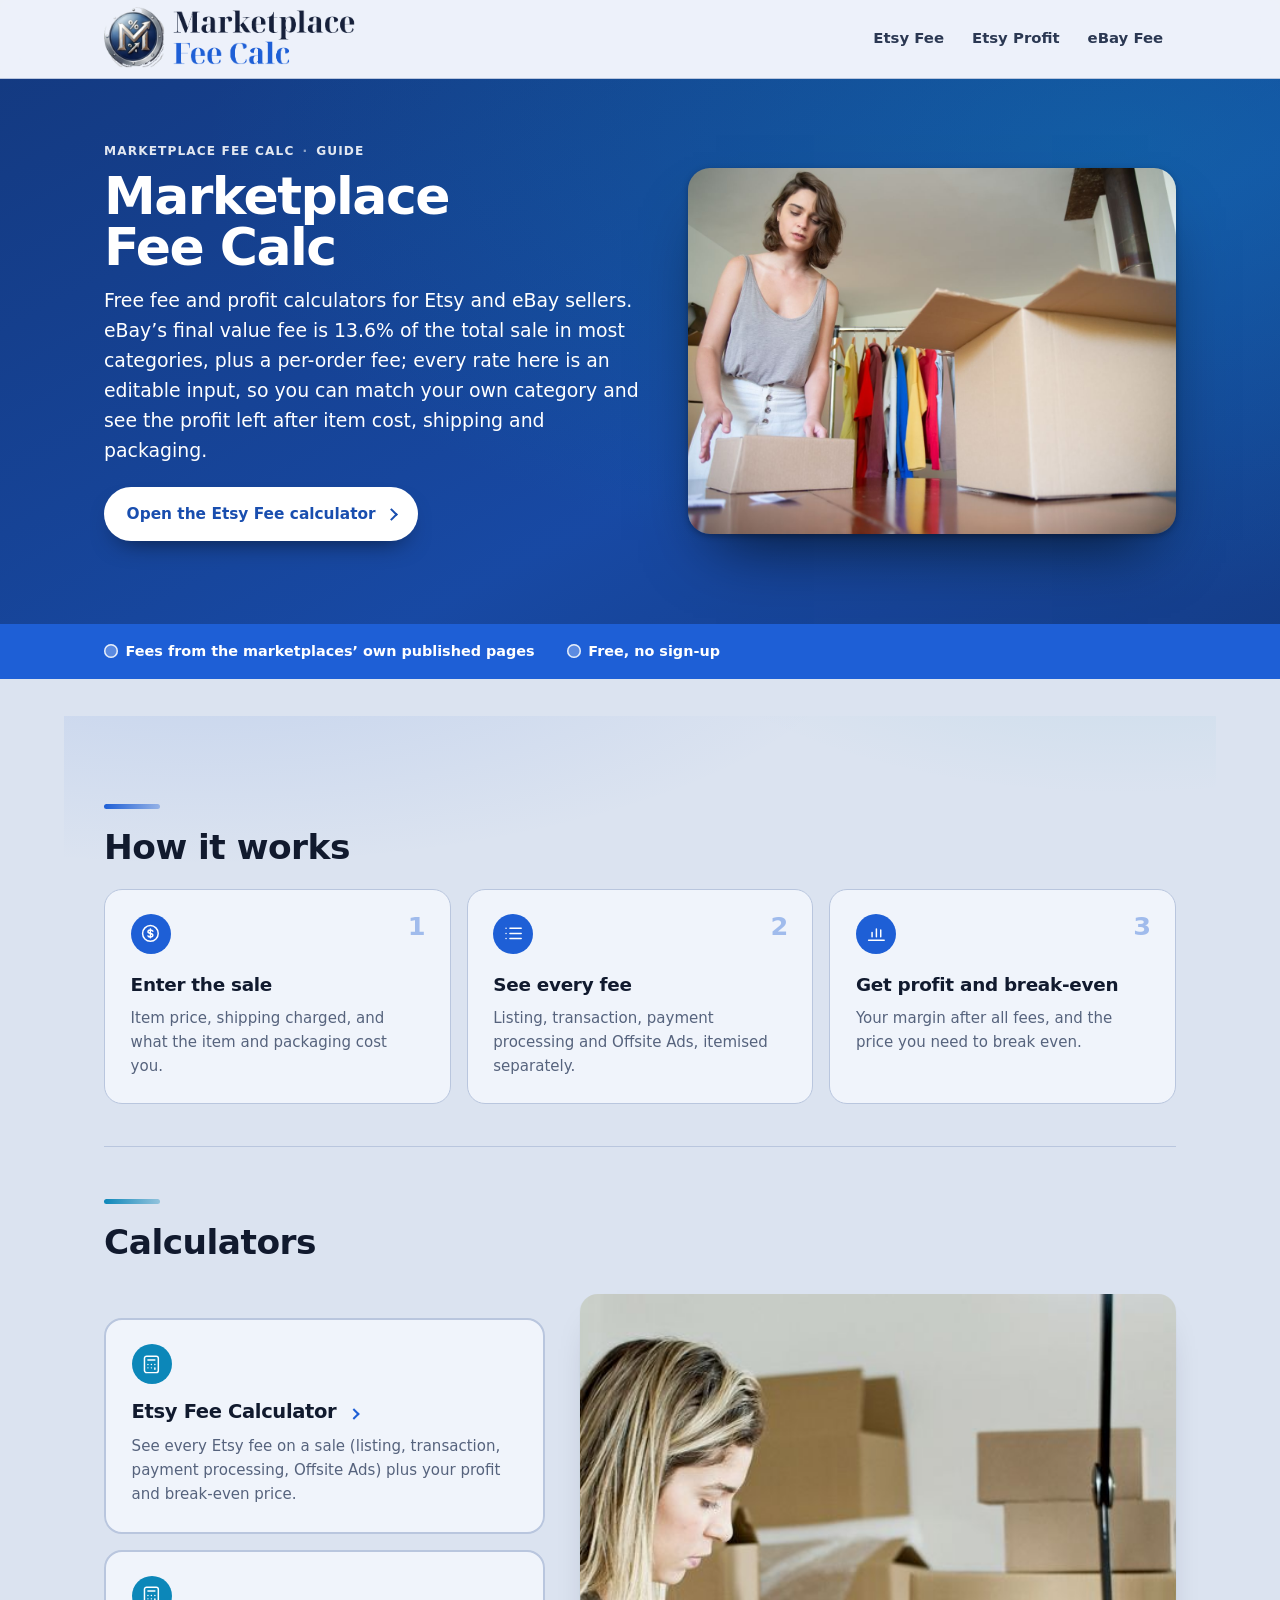
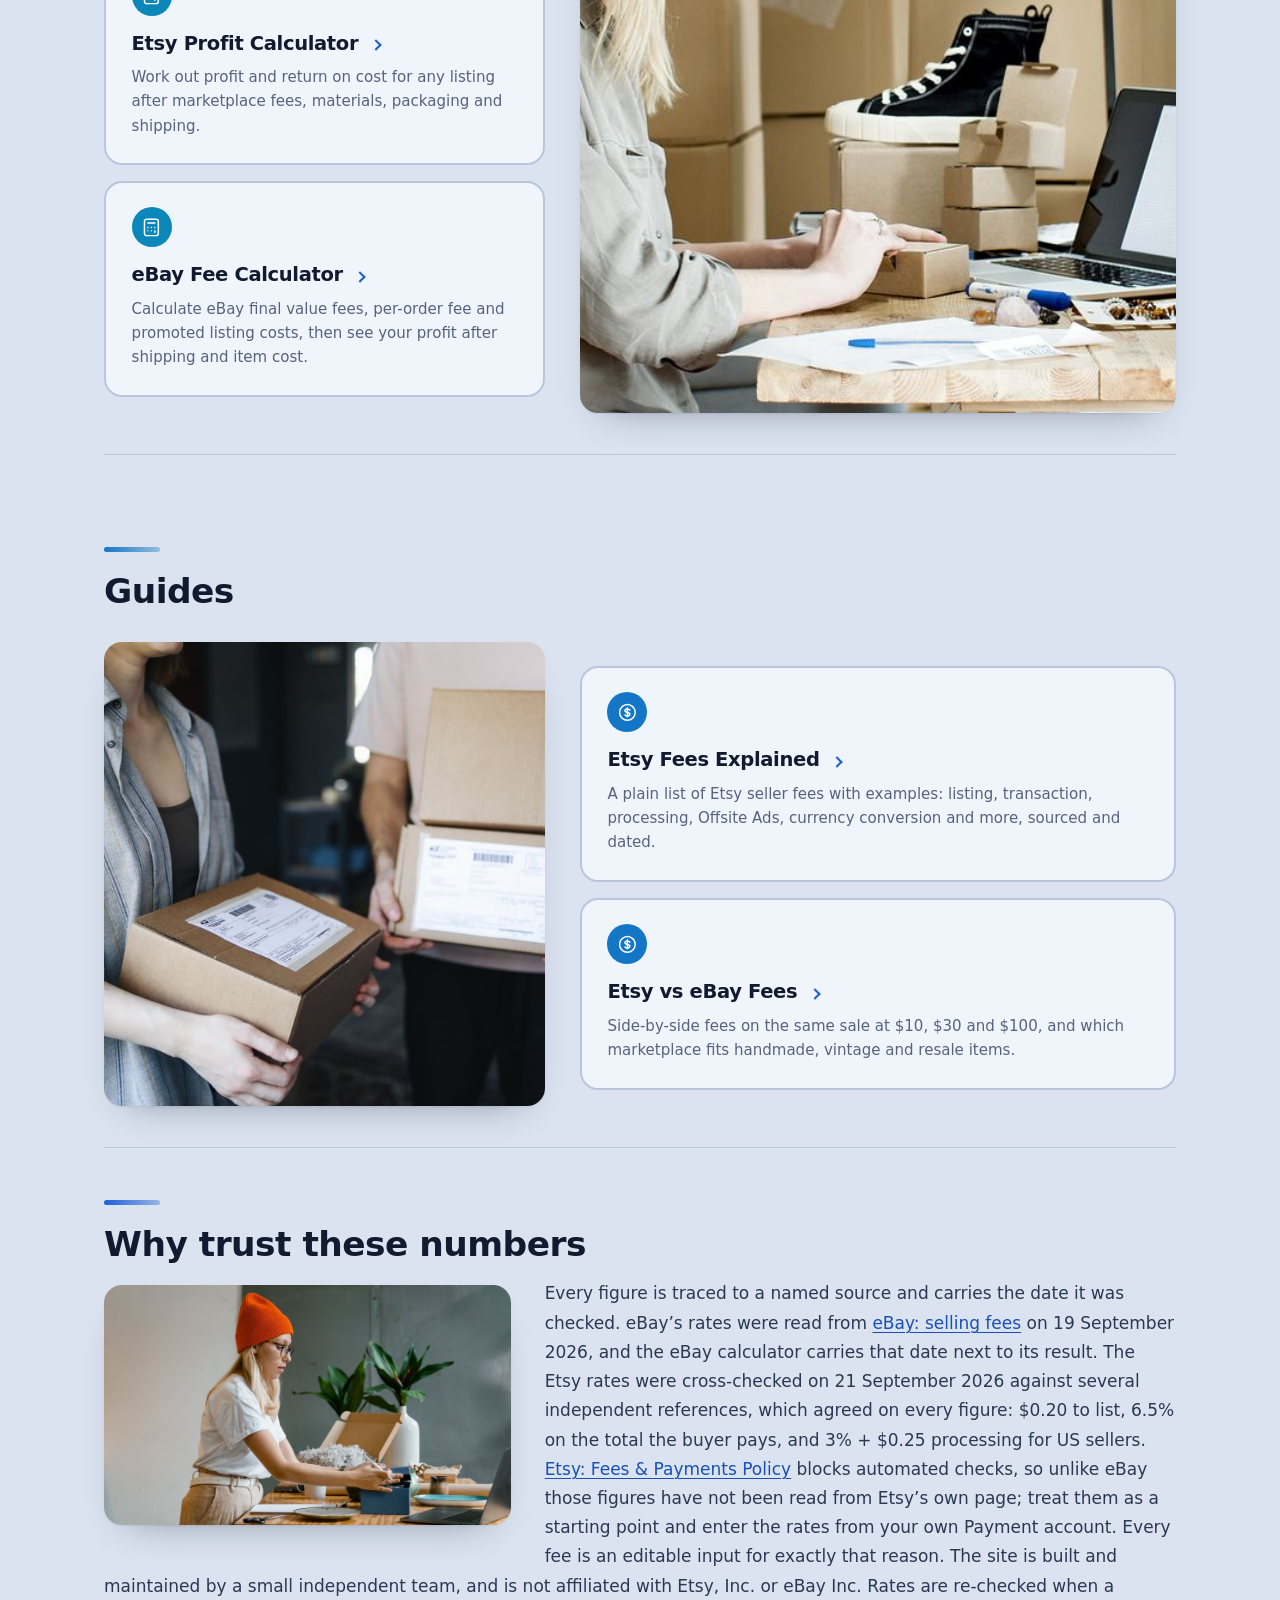
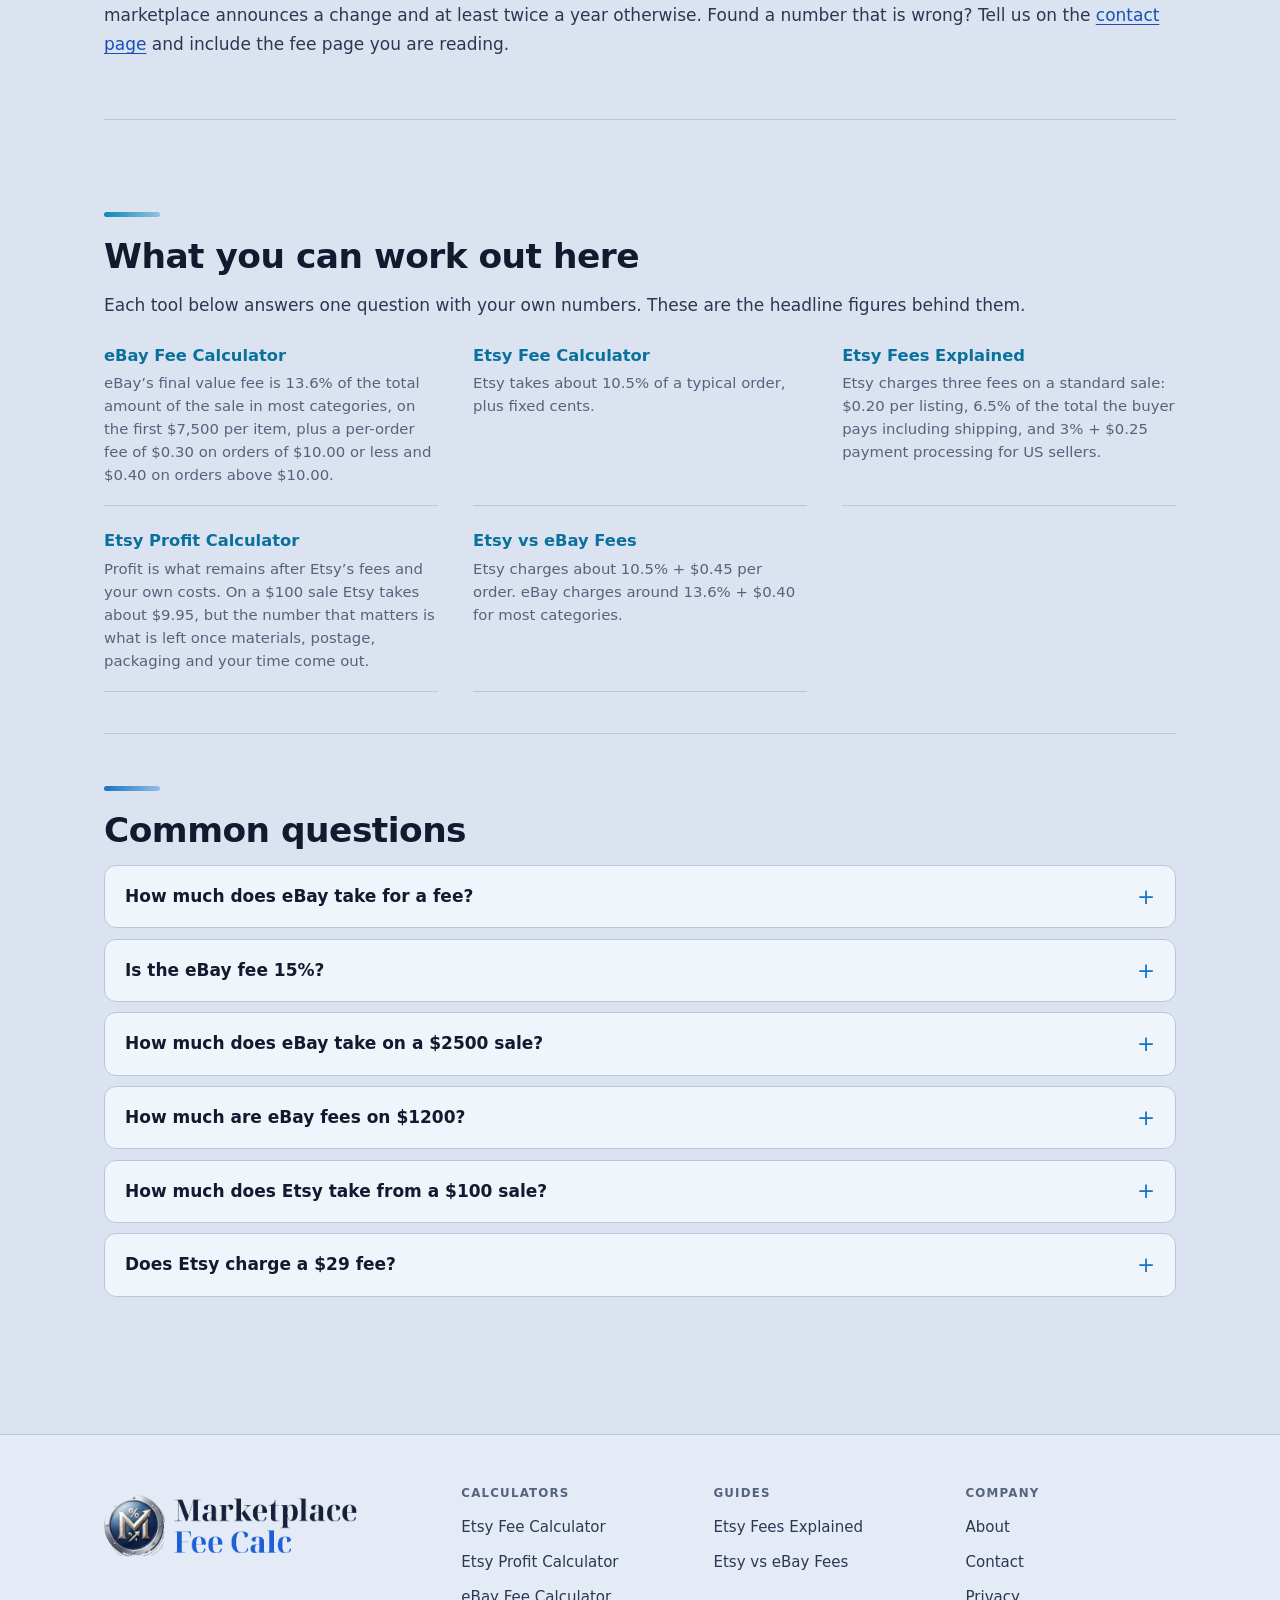
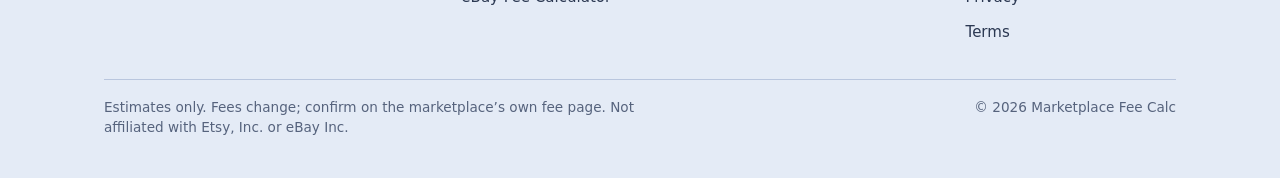
<file: index.html>
<!doctype html>
<html lang="en-US" class="layout-bold">
<head>
<meta charset="utf-8">
<meta name="viewport" content="width=device-width, initial-scale=1">
<title>Marketplace Fee Calc: Etsy and eBay fee and profit calculato</title>
<meta name="description" content="Etsy and eBay fee and profit calculators for handmade sellers and resellers.">
<link rel="canonical" href="https://marketplacefeecalc.com/">
<meta property="og:title" content="Marketplace Fee Calc: Etsy and eBay fee and profit calculato">
<meta property="og:description" content="Etsy and eBay fee and profit calculators for handmade sellers and resellers.">
<meta property="og:url" content="https://marketplacefeecalc.com/">
<meta property="og:type" content="website">
<link rel="stylesheet" href="/assets/site.css">
<link rel="stylesheet" href="/assets/layouts.css">
<style>:root{--brand:#1e5fd6;--accent:#0891b2;--bg:#dbe3f0;--surface:#f0f4fb;--soft:#e4ebf6;--sunken:#ccd7ea;--ink:#111a2e;--ink-2:#2b3852;--muted:#56637d;--line:#b9c6de;--line-strong:#9aaccb;--brand-ink:color-mix(in srgb,var(--brand) 82%,#000 18%);--brand-soft:color-mix(in srgb,var(--brand) 9%,var(--bg));--brand-line:color-mix(in srgb,var(--brand) 28%,var(--line));--warn:#8a4b00;--warn-bg:color-mix(in srgb,#f59e0b 16%,var(--surface));--ok:#0f7b46}:root[data-theme="light"]{--brand:#1e5fd6;--accent:#0891b2;--bg:#dbe3f0;--surface:#f0f4fb;--soft:#e4ebf6;--sunken:#ccd7ea;--ink:#111a2e;--ink-2:#2b3852;--muted:#56637d;--line:#b9c6de;--line-strong:#9aaccb;--brand-ink:color-mix(in srgb,var(--brand) 82%,#000 18%);--brand-soft:color-mix(in srgb,var(--brand) 9%,var(--bg));--brand-line:color-mix(in srgb,var(--brand) 28%,var(--line));--warn:#8a4b00;--warn-bg:color-mix(in srgb,#f59e0b 16%,var(--surface));--ok:#0f7b46}:root[data-theme="dark"]{--brand:#1e5fd6;--accent:#0891b2;--bg:#dbe3f0;--surface:#f0f4fb;--soft:#e4ebf6;--sunken:#ccd7ea;--ink:#111a2e;--ink-2:#2b3852;--muted:#56637d;--line:#b9c6de;--line-strong:#9aaccb;--brand-ink:color-mix(in srgb,var(--brand) 82%,#000 18%);--brand-soft:color-mix(in srgb,var(--brand) 9%,var(--bg));--brand-line:color-mix(in srgb,var(--brand) 28%,var(--line));--warn:#8a4b00;--warn-bg:color-mix(in srgb,#f59e0b 16%,var(--surface));--ok:#0f7b46}</style>
<script type="application/ld+json">{"@context":"https://schema.org","@type":"WebSite","name":"Marketplace Fee Calc","url":"https://marketplacefeecalc.com/"}</script>
<script type="application/ld+json">{"@context":"https://schema.org","@type":"Organization","name":"Marketplace Fee Calc","url":"https://marketplacefeecalc.com/"}</script>
<script>(function(){try{var t=localStorage.getItem("theme");if(t==="dark"||t==="light")document.documentElement.dataset.theme=t}catch(e){}})()</script>
<link rel="icon" href="/assets/brand/favicon.svg" type="image/svg+xml">
<link rel="icon" href="/assets/brand/icon-32.png" sizes="32x32" type="image/png">
<link rel="apple-touch-icon" href="/assets/brand/icon-180.png">
<link rel="manifest" href="/assets/brand/site.webmanifest">
<meta name="theme-color" content="#1e5fd6">
<meta property="og:image" content="https://marketplacefeecalc.com/assets/brand/og.png">
<meta property="og:image:width" content="1200">
<meta property="og:image:height" content="630">
<meta name="twitter:card" content="summary_large_image">
<meta name="twitter:image" content="https://marketplacefeecalc.com/assets/brand/og.png">
</head>
<body><a class="skip-link" href="#main">Skip to content</a>
<header class="site"><div class="wrap"><a class="logo" href="/" aria-label="Marketplace Fee Calc home"><span class="logo-mark"><img class="lk" src="/assets/brand/lockup.svg" alt="" width="821" height="168" loading="eager" decoding="async"></span></a><input class="nav-toggle" type="checkbox" id="nav-toggle" aria-label="Open menu"><label class="burger" for="nav-toggle" aria-hidden="true"><span></span></label><nav class="site" aria-label="Primary"><a href="/etsy-fee-calculator/">Etsy Fee</a><a href="/etsy-profit-calculator/">Etsy Profit</a><a href="/ebay-fee-calculator/">eBay Fee</a></nav></div></header>
<main id="main" data-blocks="steps,trust">
<section class="hero-band"><div class="hero">
<div>
<p class="eyebrow">Marketplace Fee Calc <span aria-hidden="true">&middot;</span> Guide</p>
<h1>Marketplace Fee Calc</h1>
<p class="answer">Free fee and profit calculators for Etsy and eBay sellers. eBay’s final value fee is 13.6% of the total sale in most categories, plus a per-order fee; every rate here is an editable input, so you can match your own category and see the profit left after item cost, shipping and packaging.</p>
<div class="hero-cta"><a class="btn-hero" href="/etsy-fee-calculator/">Open the Etsy Fee calculator</a></div>
</div>
<figure class="hero-art hero-photo"><img src="/assets/img/hero.jpg" alt="A box of noodles" width="1200" height="800" loading="eager" decoding="async" fetchpriority="high"></figure>
</div></section>
<section class="trust-band"><div class="wrap"><ul class="trustbar"><li>Fees from the marketplaces’ own published pages</li><li>Free, no sign-up</li></ul></div></section>
<div class="wrap">






<section class="sec">
<h2>How it works</h2>
<ol class="steps"><li class="step"><span class="step__n">1</span><span class="card-icon"><svg aria-hidden="true" focusable="false" viewBox="0 0 24 24" fill="none" stroke="currentColor" stroke-width="1.7" stroke-linecap="round" stroke-linejoin="round"><circle cx="12" cy="12" r="9"/><path d="M12 7v10M14.8 9.5c-.5-.9-1.6-1.3-2.8-1.3-1.7 0-2.8.8-2.8 2s1 1.7 2.8 2 2.8.8 2.8 2-1.1 2-2.8 2c-1.2 0-2.3-.4-2.8-1.3"/></svg></span>
     <strong>Enter the sale</strong><span>Item price, shipping charged, and what the item and packaging cost you.</span></li><li class="step"><span class="step__n">2</span><span class="card-icon"><svg aria-hidden="true" focusable="false" viewBox="0 0 24 24" fill="none" stroke="currentColor" stroke-width="1.7" stroke-linecap="round" stroke-linejoin="round"><path d="M8 6h13M8 12h13M8 18h13M3.5 6h.01M3.5 12h.01M3.5 18h.01"/></svg></span>
     <strong>See every fee</strong><span>Listing, transaction, payment processing and Offsite Ads, itemised separately.</span></li><li class="step"><span class="step__n">3</span><span class="card-icon"><svg aria-hidden="true" focusable="false" viewBox="0 0 24 24" fill="none" stroke="currentColor" stroke-width="1.7" stroke-linecap="round" stroke-linejoin="round"><path d="M3 20h18M7 16v-5M12 16V7M17 16v-8"/></svg></span>
     <strong>Get profit and break-even</strong><span>Your margin after all fees, and the price you need to break even.</span></li></ol>
</section>
<section class="sec">
<h2>Calculators</h2><figure class="sec-photo"><img src="/assets/img/feature-1.jpg" alt="White box on white table" width="900" height="600" loading="lazy" decoding="async"></figure>
<ul>
<li><div class="card-icon"><svg aria-hidden="true" focusable="false" viewBox="0 0 24 24" fill="none" stroke="currentColor" stroke-width="1.7" stroke-linecap="round" stroke-linejoin="round"><rect x="4" y="2.5" width="16" height="19" rx="2.5"/><path d="M8 7h8M8 12h.01M12 12h.01M16 12h.01M8 16h.01M12 16h.01M16 16v1.5"/></svg></div><a href="/etsy-fee-calculator/"><strong>Etsy Fee Calculator</strong></a><br>See every Etsy fee on a sale (listing, transaction, payment processing, Offsite Ads) plus your profit and break-even price.</li>
<li><div class="card-icon"><svg aria-hidden="true" focusable="false" viewBox="0 0 24 24" fill="none" stroke="currentColor" stroke-width="1.7" stroke-linecap="round" stroke-linejoin="round"><rect x="4" y="2.5" width="16" height="19" rx="2.5"/><path d="M8 7h8M8 12h.01M12 12h.01M16 12h.01M8 16h.01M12 16h.01M16 16v1.5"/></svg></div><a href="/etsy-profit-calculator/"><strong>Etsy Profit Calculator</strong></a><br>Work out profit and return on cost for any listing after marketplace fees, materials, packaging and shipping.</li>
<li><div class="card-icon"><svg aria-hidden="true" focusable="false" viewBox="0 0 24 24" fill="none" stroke="currentColor" stroke-width="1.7" stroke-linecap="round" stroke-linejoin="round"><rect x="4" y="2.5" width="16" height="19" rx="2.5"/><path d="M8 7h8M8 12h.01M12 12h.01M16 12h.01M8 16h.01M12 16h.01M16 16v1.5"/></svg></div><a href="/ebay-fee-calculator/"><strong>eBay Fee Calculator</strong></a><br>Calculate eBay final value fees, per-order fee and promoted listing costs, then see your profit after shipping and item cost.</li>
</ul>
</section>
<section class="sec">
<h2>Guides</h2><figure class="sec-photo"><img src="/assets/img/feature-2.jpg" alt="A lot of brown boxes that are open" width="900" height="600" loading="lazy" decoding="async"></figure>
<ul>
<li><div class="card-icon"><svg aria-hidden="true" focusable="false" viewBox="0 0 24 24" fill="none" stroke="currentColor" stroke-width="1.7" stroke-linecap="round" stroke-linejoin="round"><circle cx="12" cy="12" r="9"/><path d="M12 7v10M14.8 9.5c-.5-.9-1.6-1.3-2.8-1.3-1.7 0-2.8.8-2.8 2s1 1.7 2.8 2 2.8.8 2.8 2-1.1 2-2.8 2c-1.2 0-2.3-.4-2.8-1.3"/></svg></div><a href="/etsy-fees/"><strong>Etsy Fees Explained</strong></a><br>A plain list of Etsy seller fees with examples: listing, transaction, processing, Offsite Ads, currency conversion and more, sourced and dated.</li>
<li><div class="card-icon"><svg aria-hidden="true" focusable="false" viewBox="0 0 24 24" fill="none" stroke="currentColor" stroke-width="1.7" stroke-linecap="round" stroke-linejoin="round"><circle cx="12" cy="12" r="9"/><path d="M12 7v10M14.8 9.5c-.5-.9-1.6-1.3-2.8-1.3-1.7 0-2.8.8-2.8 2s1 1.7 2.8 2 2.8.8 2.8 2-1.1 2-2.8 2c-1.2 0-2.3-.4-2.8-1.3"/></svg></div><a href="/etsy-vs-ebay-fees/"><strong>Etsy vs eBay Fees</strong></a><br>Side-by-side fees on the same sale at $10, $30 and $100, and which marketplace fits handmade, vintage and resale items.</li>
</ul>
</section>
<section class="sec is-wide">
<h2>Why trust these numbers</h2>
<figure class="sec-photo"><img src="/assets/img/s-.-3.jpg" alt="Man filming creative content with smartphone on gimbal indoors." width="940" height="627" loading="lazy" decoding="async"></figure>
<p>Every figure is traced to a named source and carries the date it was checked. eBay’s rates were read from <a href="https://www.ebay.com/help/selling/fees-credits-invoices/selling-fees" rel="nofollow noopener">eBay: selling fees</a> on 19 September 2026, and the eBay calculator carries that date next to its result. The Etsy rates were cross-checked on 21 September 2026 against several independent references, which agreed on every figure: $0.20 to list, 6.5% on the total the buyer pays, and 3% + $0.25 processing for US sellers. <a href="https://www.etsy.com/legal/fees" rel="nofollow noopener">Etsy: Fees &amp; Payments Policy</a> blocks automated checks, so unlike eBay those figures have not been read from Etsy&rsquo;s own page; treat them as a starting point and enter the rates from your own Payment account. Every fee is an editable input for exactly that reason. The site is built and maintained by a small independent team, and is not affiliated with Etsy, Inc. or eBay Inc. Rates are re-checked when a marketplace announces a change and at least twice a year otherwise. Found a number that is wrong? Tell us on the <a href="/contact/">contact page</a> and include the fee page you are reading.</p>
</section>

<!-- HOME-EXPAND-V1 -->
<section class="sec">
<h2>What you can work out here</h2>
<p>Each tool below answers one question with your own numbers. These are the headline figures behind them.</p>
<dl class="answers"><div class="a-item"><dt><a href="/ebay-fee-calculator/">eBay Fee Calculator</a></dt><dd>eBay’s final value fee is 13.6% of the total amount of the sale in most categories, on the first $7,500 per item, plus a per-order fee of $0.30 on orders of $10.00 or less and $0.40 on orders above $10.00.</dd></div><div class="a-item"><dt><a href="/etsy-fee-calculator/">Etsy Fee Calculator</a></dt><dd>Etsy takes about 10.5% of a typical order, plus fixed cents.</dd></div><div class="a-item"><dt><a href="/etsy-fees/">Etsy Fees Explained</a></dt><dd>Etsy charges three fees on a standard sale: $0.20 per listing, 6.5% of the total the buyer pays including shipping, and 3% + $0.25 payment processing for US sellers.</dd></div><div class="a-item"><dt><a href="/etsy-profit-calculator/">Etsy Profit Calculator</a></dt><dd>Profit is what remains after Etsy’s fees and your own costs. On a $100 sale Etsy takes about $9.95, but the number that matters is what is left once materials, postage, packaging and your time come out.</dd></div><div class="a-item"><dt><a href="/etsy-vs-ebay-fees/">Etsy vs eBay Fees</a></dt><dd>Etsy charges about 10.5% + $0.45 per order. eBay charges around 13.6% + $0.40 for most categories.</dd></div></dl>
</section>
<section class="sec">
<h2>Common questions</h2>
<div class="faq">
<details><summary>How much does eBay take for a fee?</summary><p>In most categories eBay takes 13.6% of the total amount of the sale, plus a per-order fee of $0.30 on orders of $10.00 or less or $0.40 on larger orders. <a href="/ebay-fee-calculator/">More in eBay Fee Calculator</a>.</p></details>
<details><summary>Is the eBay fee 15%?</summary><p>Not in most categories. The standard final value fee is 13.6%, not 15%. <a href="/ebay-fee-calculator/">More in eBay Fee Calculator</a>.</p></details>
<details><summary>How much does eBay take on a $2500 sale?</summary><p>About $340.40 in a standard 13.6% category, on a $2,500 total with no shipping or tax added. That is 13.6% of $2,500, which is $340.00, plus the $0.40 per-order fee. <a href="/ebay-fee-calculator/">More in eBay Fee Calculator</a>.</p></details>
<details><summary>How much are eBay fees on $1200?</summary><p>About $163.60 in a standard 13.6% category: $163.20 for the final value fee plus the $0.40 per-order fee, on a $1,200 total. In Books, Movies &amp; Music at 15.3% the same sale costs $184.00. <a href="/ebay-fee-calculator/">More in eBay Fee Calculator</a>.</p></details>
<details><summary>How much does Etsy take from a $100 sale?</summary><p>Etsy takes $9.95 from a $100 sale in standard fees, leaving $90.05. That is $6.50 transaction fee (6.5%), $3.25 payment processing (3% + $0.25) and the $0.20 listing fee. <a href="/etsy-fee-calculator/">More in Etsy Fee Calculator</a>.</p></details>
<details><summary>Does Etsy charge a $29 fee?</summary><p>No. Etsy has no standard $29 fee. The figure usually comes from Etsy Plus, an optional subscription that costs $10 a month, or from a run of fees landing on one statement and being read as a single charge. <a href="/etsy-fee-calculator/">More in Etsy Fee Calculator</a>.</p></details>
</div>
</section>
</div></main>
<footer class="site"><div class="wrap">
<div class="f-brand"><a class="footer-brand" href="/" aria-label="Marketplace Fee Calc home"><span class="logo-mark"><img class="lk" src="/assets/brand/lockup.svg" alt="" width="821" height="168" loading="lazy" decoding="async"></span></a></div>
<nav class="f-col" aria-label="Calculators"><h3>Calculators</h3><ul><li><a href="/etsy-fee-calculator/">Etsy Fee Calculator</a></li><li><a href="/etsy-profit-calculator/">Etsy Profit Calculator</a></li><li><a href="/ebay-fee-calculator/">eBay Fee Calculator</a></li></ul></nav>
<nav class="f-col" aria-label="Guides"><h3>Guides</h3><ul><li><a href="/etsy-fees/">Etsy Fees Explained</a></li><li><a href="/etsy-vs-ebay-fees/">Etsy vs eBay Fees</a></li></ul></nav>
<nav class="f-col" aria-label="Company"><h3>Company</h3><ul><li><a href="/about/">About</a></li><li><a href="/contact/">Contact</a></li><li><a href="/privacy/">Privacy</a></li><li><a href="/terms/">Terms</a></li></ul></nav>
<div class="f-legal"><p>Estimates only. Fees change; confirm on the marketplace’s own fee page. Not affiliated with Etsy, Inc. or eBay Inc.</p><p>© <span id="y"></span> Marketplace Fee Calc</p></div>
</div></footer>
<script>document.getElementById('y').textContent=new Date().getFullYear()</script>

</body>
</html>
</file>
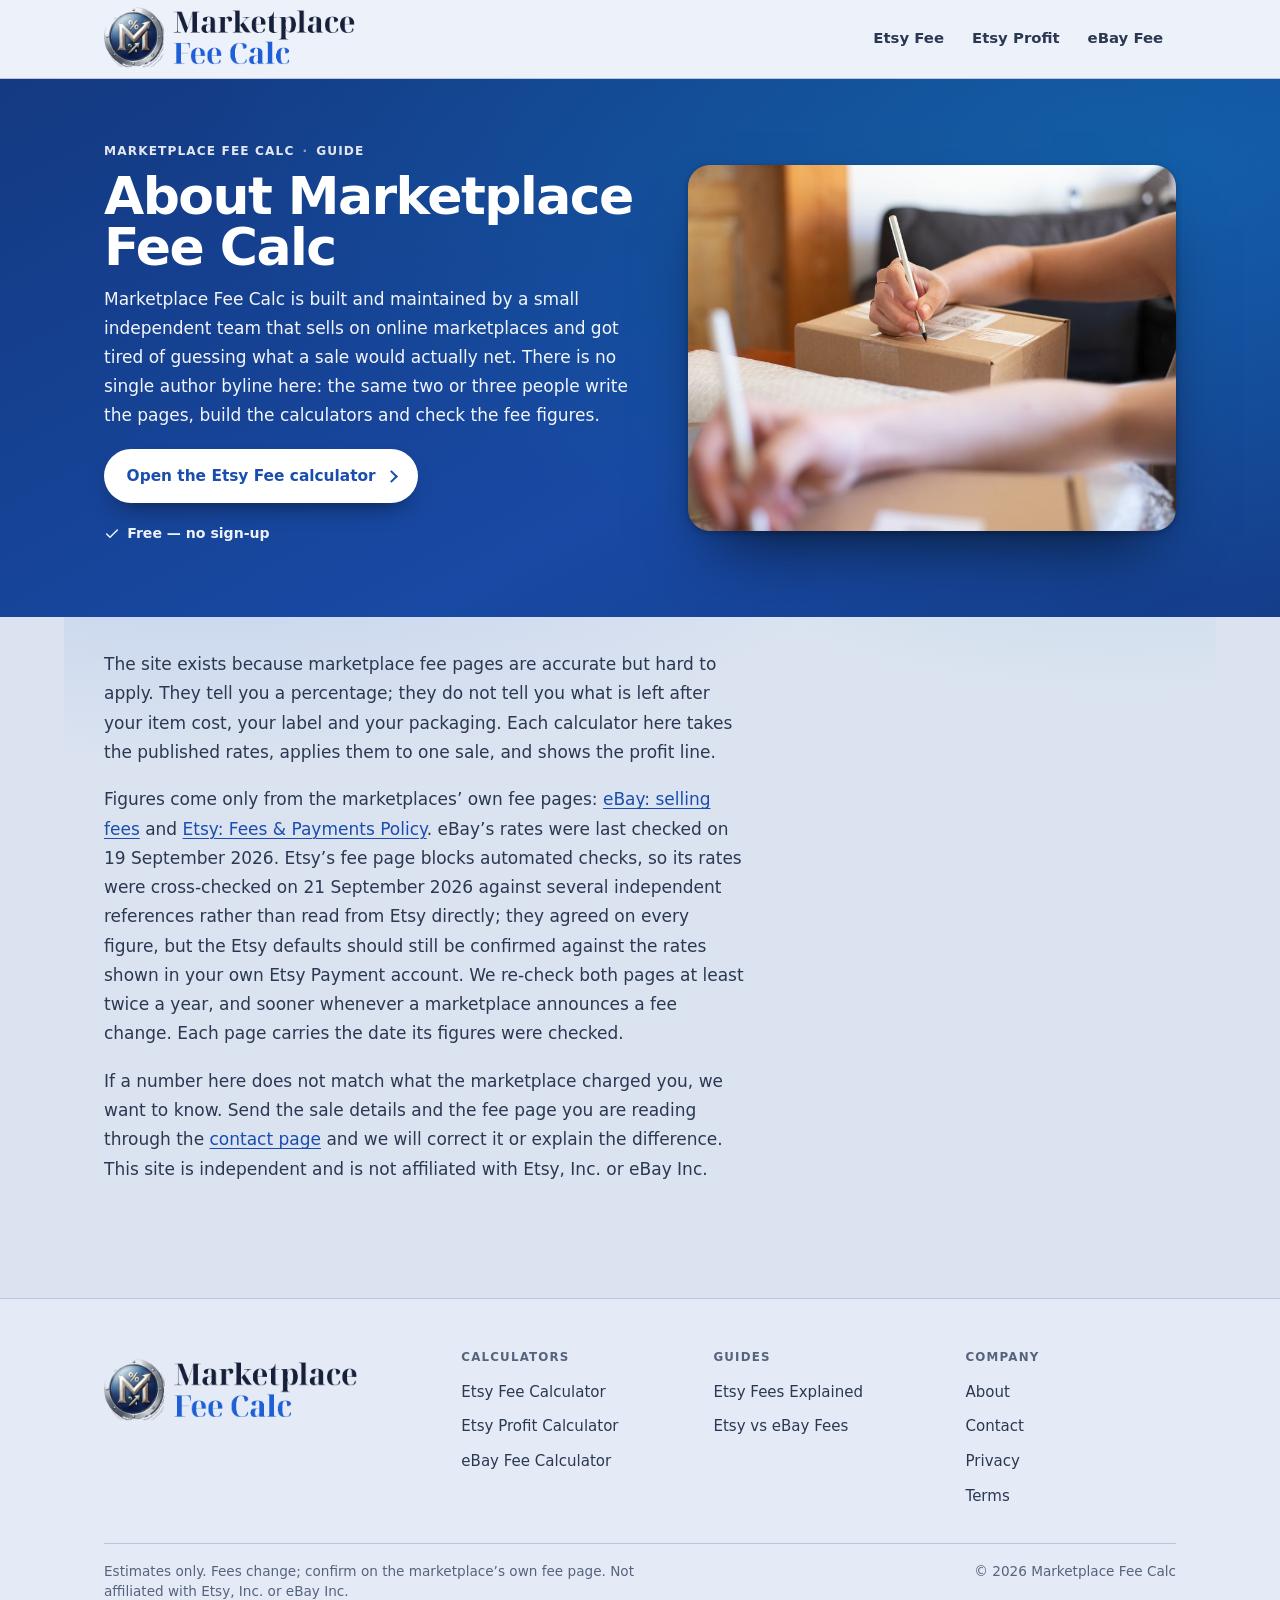
<file: about/index.html>
<!doctype html>
<html lang="en-US" class="layout-bold">
<head>
<meta charset="utf-8">
<meta name="viewport" content="width=device-width, initial-scale=1">
<title>About Marketplace Fee Calc</title>
<meta name="description" content="Who runs Marketplace Fee Calc, where our figures come from and how we keep them current.">
<link rel="canonical" href="https://marketplacefeecalc.com/about/">
<meta property="og:title" content="About Marketplace Fee Calc">
<meta property="og:description" content="Who runs Marketplace Fee Calc, where our figures come from and how we keep them current.">
<meta property="og:url" content="https://marketplacefeecalc.com/about/">
<meta property="og:type" content="website">
<link rel="stylesheet" href="/assets/site.css">
<link rel="stylesheet" href="/assets/layouts.css">
<style>:root{--brand:#1e5fd6;--accent:#0891b2;--bg:#dbe3f0;--surface:#f0f4fb;--soft:#e4ebf6;--sunken:#ccd7ea;--ink:#111a2e;--ink-2:#2b3852;--muted:#56637d;--line:#b9c6de;--line-strong:#9aaccb;--brand-ink:color-mix(in srgb,var(--brand) 82%,#000 18%);--brand-soft:color-mix(in srgb,var(--brand) 9%,var(--bg));--brand-line:color-mix(in srgb,var(--brand) 28%,var(--line));--warn:#8a4b00;--warn-bg:color-mix(in srgb,#f59e0b 16%,var(--surface));--ok:#0f7b46}:root[data-theme="light"]{--brand:#1e5fd6;--accent:#0891b2;--bg:#dbe3f0;--surface:#f0f4fb;--soft:#e4ebf6;--sunken:#ccd7ea;--ink:#111a2e;--ink-2:#2b3852;--muted:#56637d;--line:#b9c6de;--line-strong:#9aaccb;--brand-ink:color-mix(in srgb,var(--brand) 82%,#000 18%);--brand-soft:color-mix(in srgb,var(--brand) 9%,var(--bg));--brand-line:color-mix(in srgb,var(--brand) 28%,var(--line));--warn:#8a4b00;--warn-bg:color-mix(in srgb,#f59e0b 16%,var(--surface));--ok:#0f7b46}:root[data-theme="dark"]{--brand:#1e5fd6;--accent:#0891b2;--bg:#dbe3f0;--surface:#f0f4fb;--soft:#e4ebf6;--sunken:#ccd7ea;--ink:#111a2e;--ink-2:#2b3852;--muted:#56637d;--line:#b9c6de;--line-strong:#9aaccb;--brand-ink:color-mix(in srgb,var(--brand) 82%,#000 18%);--brand-soft:color-mix(in srgb,var(--brand) 9%,var(--bg));--brand-line:color-mix(in srgb,var(--brand) 28%,var(--line));--warn:#8a4b00;--warn-bg:color-mix(in srgb,#f59e0b 16%,var(--surface));--ok:#0f7b46}</style>

<script>(function(){try{var t=localStorage.getItem("theme");if(t==="dark"||t==="light")document.documentElement.dataset.theme=t}catch(e){}})()</script>
<link rel="icon" href="/assets/brand/favicon.svg" type="image/svg+xml">
<link rel="icon" href="/assets/brand/icon-32.png" sizes="32x32" type="image/png">
<link rel="apple-touch-icon" href="/assets/brand/icon-180.png">
<link rel="manifest" href="/assets/brand/site.webmanifest">
<meta name="theme-color" content="#1e5fd6">
<meta property="og:image" content="https://marketplacefeecalc.com/assets/brand/og.png">
<meta property="og:image:width" content="1200">
<meta property="og:image:height" content="630">
<meta name="twitter:card" content="summary_large_image">
<meta name="twitter:image" content="https://marketplacefeecalc.com/assets/brand/og.png">
</head>
<body><a class="skip-link" href="#main">Skip to content</a>
<header class="site"><div class="wrap"><a class="logo" href="/" aria-label="Marketplace Fee Calc home"><span class="logo-mark"><img class="lk" src="/assets/brand/lockup.svg" alt="" width="821" height="168" loading="eager" decoding="async"></span></a><input class="nav-toggle" type="checkbox" id="nav-toggle" aria-label="Open menu"><label class="burger" for="nav-toggle" aria-hidden="true"><span></span></label><nav class="site" aria-label="Primary"><a href="/etsy-fee-calculator/">Etsy Fee</a><a href="/etsy-profit-calculator/">Etsy Profit</a><a href="/ebay-fee-calculator/">eBay Fee</a></nav></div></header>
<main id="main">
<section class="hero-band"><div class="hero">
<div>
<p class="eyebrow">Marketplace Fee Calc <span aria-hidden="true">&middot;</span> Guide</p>
<h1>About Marketplace Fee Calc</h1>
<p>Marketplace Fee Calc is built and maintained by a small independent team that sells on online marketplaces and got tired of guessing what a sale would actually net. There is no single author byline here: the same two or three people write the pages, build the calculators and check the fee figures.</p>
<div class="hero-cta"><a class="btn-hero" href="/etsy-fee-calculator/">Open the Etsy Fee calculator</a></div><ul class="hero-chips"><li><svg viewBox="0 0 24 24" fill="none" stroke="currentColor" stroke-width="2.2" stroke-linecap="round" stroke-linejoin="round" aria-hidden="true"><path d="M4 12l5 5L20 6"/></svg>Free &mdash; no sign-up</li></ul>
</div>
<figure class="hero-art hero-photo"><img src="/assets/img/p-about.jpg" alt="A toy shopping cart" width="900" height="600" loading="eager" decoding="async" fetchpriority="high"></figure>
</div></section>
<div class="wrap">


<p>The site exists because marketplace fee pages are accurate but hard to apply. They tell you a percentage; they do not tell you what is left after your item cost, your label and your packaging. Each calculator here takes the published rates, applies them to one sale, and shows the profit line.</p>
<p>Figures come only from the marketplaces’ own fee pages: <a href="https://www.ebay.com/help/selling/fees-credits-invoices/selling-fees" rel="nofollow noopener">eBay: selling fees</a> and <a href="https://www.etsy.com/legal/fees" rel="nofollow noopener">Etsy: Fees &amp; Payments Policy</a>. eBay’s rates were last checked on 19 September 2026. Etsy’s fee page blocks automated checks, so its rates were cross-checked on 21 September 2026 against several independent references rather than read from Etsy directly; they agreed on every figure, but the Etsy defaults should still be confirmed against the rates shown in your own Etsy Payment account. We re-check both pages at least twice a year, and sooner whenever a marketplace announces a fee change. Each page carries the date its figures were checked.</p>
<p>If a number here does not match what the marketplace charged you, we want to know. Send the sale details and the fee page you are reading through the <a href="/contact/">contact page</a> and we will correct it or explain the difference. This site is independent and is not affiliated with Etsy, Inc. or eBay Inc.</p>
</div></main>
<footer class="site"><div class="wrap">
<div class="f-brand"><a class="footer-brand" href="/" aria-label="Marketplace Fee Calc home"><span class="logo-mark"><img class="lk" src="/assets/brand/lockup.svg" alt="" width="821" height="168" loading="lazy" decoding="async"></span></a></div>
<nav class="f-col" aria-label="Calculators"><h3>Calculators</h3><ul><li><a href="/etsy-fee-calculator/">Etsy Fee Calculator</a></li><li><a href="/etsy-profit-calculator/">Etsy Profit Calculator</a></li><li><a href="/ebay-fee-calculator/">eBay Fee Calculator</a></li></ul></nav>
<nav class="f-col" aria-label="Guides"><h3>Guides</h3><ul><li><a href="/etsy-fees/">Etsy Fees Explained</a></li><li><a href="/etsy-vs-ebay-fees/">Etsy vs eBay Fees</a></li></ul></nav>
<nav class="f-col" aria-label="Company"><h3>Company</h3><ul><li><a href="/about/">About</a></li><li><a href="/contact/">Contact</a></li><li><a href="/privacy/">Privacy</a></li><li><a href="/terms/">Terms</a></li></ul></nav>
<div class="f-legal"><p>Estimates only. Fees change; confirm on the marketplace’s own fee page. Not affiliated with Etsy, Inc. or eBay Inc.</p><p>© <span id="y"></span> Marketplace Fee Calc</p></div>
</div></footer>
<script>document.getElementById('y').textContent=new Date().getFullYear()</script>

</body>
</html>
</file>
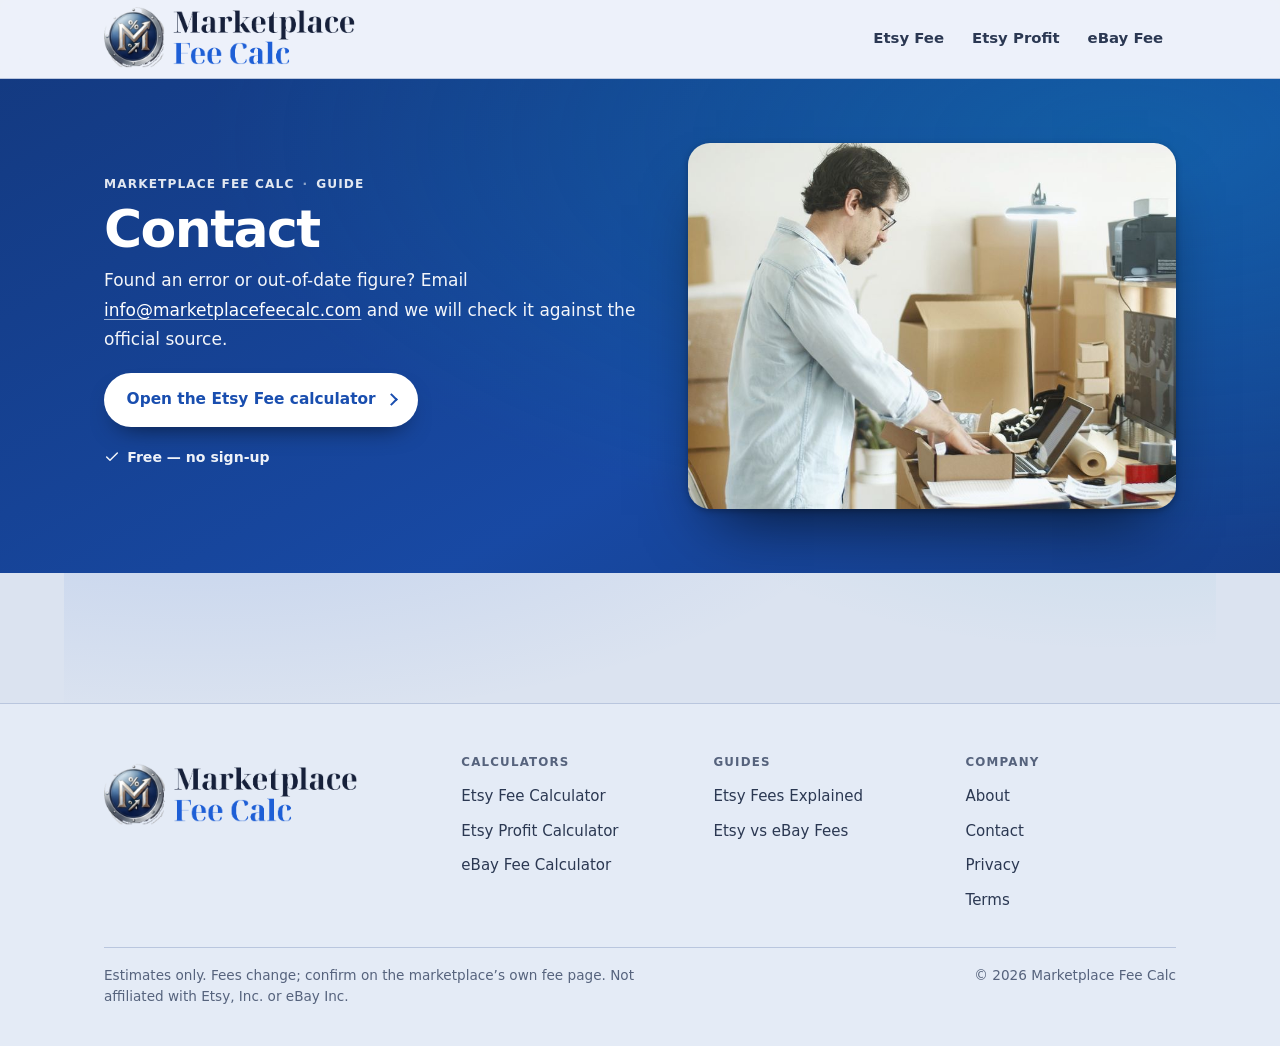
<file: contact/index.html>
<!doctype html>
<html lang="en-US" class="layout-bold">
<head>
<meta charset="utf-8">
<meta name="viewport" content="width=device-width, initial-scale=1">
<title>Contact Marketplace Fee Calc</title>
<meta name="description" content="How to contact Marketplace Fee Calc to report an error or ask a question.">
<link rel="canonical" href="https://marketplacefeecalc.com/contact/">
<meta property="og:title" content="Contact Marketplace Fee Calc">
<meta property="og:description" content="How to contact Marketplace Fee Calc to report an error or ask a question.">
<meta property="og:url" content="https://marketplacefeecalc.com/contact/">
<meta property="og:type" content="website">
<link rel="stylesheet" href="/assets/site.css">
<link rel="stylesheet" href="/assets/layouts.css">
<style>:root{--brand:#1e5fd6;--accent:#0891b2;--bg:#dbe3f0;--surface:#f0f4fb;--soft:#e4ebf6;--sunken:#ccd7ea;--ink:#111a2e;--ink-2:#2b3852;--muted:#56637d;--line:#b9c6de;--line-strong:#9aaccb;--brand-ink:color-mix(in srgb,var(--brand) 82%,#000 18%);--brand-soft:color-mix(in srgb,var(--brand) 9%,var(--bg));--brand-line:color-mix(in srgb,var(--brand) 28%,var(--line));--warn:#8a4b00;--warn-bg:color-mix(in srgb,#f59e0b 16%,var(--surface));--ok:#0f7b46}:root[data-theme="light"]{--brand:#1e5fd6;--accent:#0891b2;--bg:#dbe3f0;--surface:#f0f4fb;--soft:#e4ebf6;--sunken:#ccd7ea;--ink:#111a2e;--ink-2:#2b3852;--muted:#56637d;--line:#b9c6de;--line-strong:#9aaccb;--brand-ink:color-mix(in srgb,var(--brand) 82%,#000 18%);--brand-soft:color-mix(in srgb,var(--brand) 9%,var(--bg));--brand-line:color-mix(in srgb,var(--brand) 28%,var(--line));--warn:#8a4b00;--warn-bg:color-mix(in srgb,#f59e0b 16%,var(--surface));--ok:#0f7b46}:root[data-theme="dark"]{--brand:#1e5fd6;--accent:#0891b2;--bg:#dbe3f0;--surface:#f0f4fb;--soft:#e4ebf6;--sunken:#ccd7ea;--ink:#111a2e;--ink-2:#2b3852;--muted:#56637d;--line:#b9c6de;--line-strong:#9aaccb;--brand-ink:color-mix(in srgb,var(--brand) 82%,#000 18%);--brand-soft:color-mix(in srgb,var(--brand) 9%,var(--bg));--brand-line:color-mix(in srgb,var(--brand) 28%,var(--line));--warn:#8a4b00;--warn-bg:color-mix(in srgb,#f59e0b 16%,var(--surface));--ok:#0f7b46}</style>

<script>(function(){try{var t=localStorage.getItem("theme");if(t==="dark"||t==="light")document.documentElement.dataset.theme=t}catch(e){}})()</script>
<link rel="icon" href="/assets/brand/favicon.svg" type="image/svg+xml">
<link rel="icon" href="/assets/brand/icon-32.png" sizes="32x32" type="image/png">
<link rel="apple-touch-icon" href="/assets/brand/icon-180.png">
<link rel="manifest" href="/assets/brand/site.webmanifest">
<meta name="theme-color" content="#1e5fd6">
<meta property="og:image" content="https://marketplacefeecalc.com/assets/brand/og.png">
<meta property="og:image:width" content="1200">
<meta property="og:image:height" content="630">
<meta name="twitter:card" content="summary_large_image">
<meta name="twitter:image" content="https://marketplacefeecalc.com/assets/brand/og.png">
</head>
<body><a class="skip-link" href="#main">Skip to content</a>
<header class="site"><div class="wrap"><a class="logo" href="/" aria-label="Marketplace Fee Calc home"><span class="logo-mark"><img class="lk" src="/assets/brand/lockup.svg" alt="" width="821" height="168" loading="eager" decoding="async"></span></a><input class="nav-toggle" type="checkbox" id="nav-toggle" aria-label="Open menu"><label class="burger" for="nav-toggle" aria-hidden="true"><span></span></label><nav class="site" aria-label="Primary"><a href="/etsy-fee-calculator/">Etsy Fee</a><a href="/etsy-profit-calculator/">Etsy Profit</a><a href="/ebay-fee-calculator/">eBay Fee</a></nav></div></header>
<main id="main">
<section class="hero-band"><div class="hero">
<div>
<p class="eyebrow">Marketplace Fee Calc <span aria-hidden="true">&middot;</span> Guide</p>
<h1>Contact</h1>
<p>Found an error or out-of-date figure? Email <a href="mailto:info@marketplacefeecalc.com">info@marketplacefeecalc.com</a> and we will check it against the official source.</p>
<div class="hero-cta"><a class="btn-hero" href="/etsy-fee-calculator/">Open the Etsy Fee calculator</a></div><ul class="hero-chips"><li><svg viewBox="0 0 24 24" fill="none" stroke="currentColor" stroke-width="2.2" stroke-linecap="round" stroke-linejoin="round" aria-hidden="true"><path d="M4 12l5 5L20 6"/></svg>Free &mdash; no sign-up</li></ul>
</div>
<figure class="hero-art hero-photo"><img src="/assets/img/p-contact.jpg" alt="Person holding cardboard box on table" width="900" height="600" loading="eager" decoding="async" fetchpriority="high"></figure>
</div></section>
<div class="wrap">


</div></main>
<footer class="site"><div class="wrap">
<div class="f-brand"><a class="footer-brand" href="/" aria-label="Marketplace Fee Calc home"><span class="logo-mark"><img class="lk" src="/assets/brand/lockup.svg" alt="" width="821" height="168" loading="lazy" decoding="async"></span></a></div>
<nav class="f-col" aria-label="Calculators"><h3>Calculators</h3><ul><li><a href="/etsy-fee-calculator/">Etsy Fee Calculator</a></li><li><a href="/etsy-profit-calculator/">Etsy Profit Calculator</a></li><li><a href="/ebay-fee-calculator/">eBay Fee Calculator</a></li></ul></nav>
<nav class="f-col" aria-label="Guides"><h3>Guides</h3><ul><li><a href="/etsy-fees/">Etsy Fees Explained</a></li><li><a href="/etsy-vs-ebay-fees/">Etsy vs eBay Fees</a></li></ul></nav>
<nav class="f-col" aria-label="Company"><h3>Company</h3><ul><li><a href="/about/">About</a></li><li><a href="/contact/">Contact</a></li><li><a href="/privacy/">Privacy</a></li><li><a href="/terms/">Terms</a></li></ul></nav>
<div class="f-legal"><p>Estimates only. Fees change; confirm on the marketplace’s own fee page. Not affiliated with Etsy, Inc. or eBay Inc.</p><p>© <span id="y"></span> Marketplace Fee Calc</p></div>
</div></footer>
<script>document.getElementById('y').textContent=new Date().getFullYear()</script>

</body>
</html>
</file>
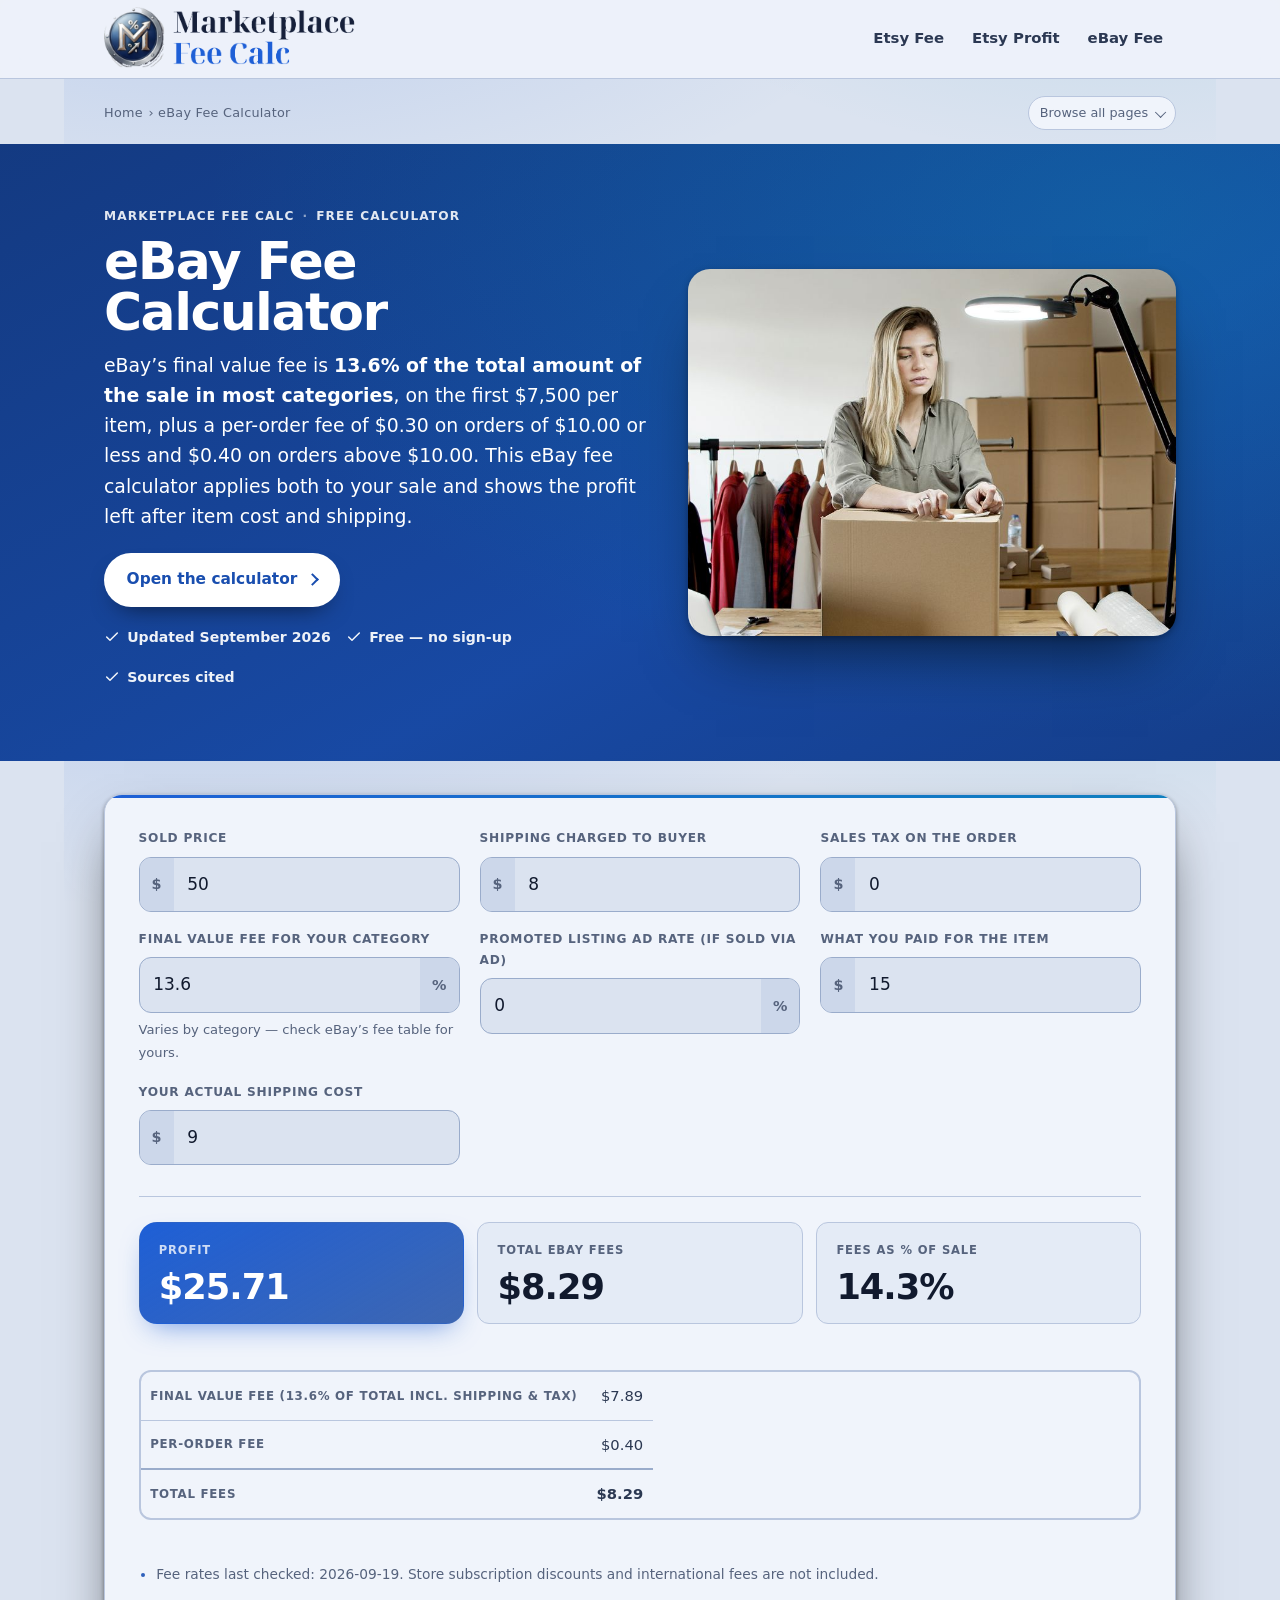
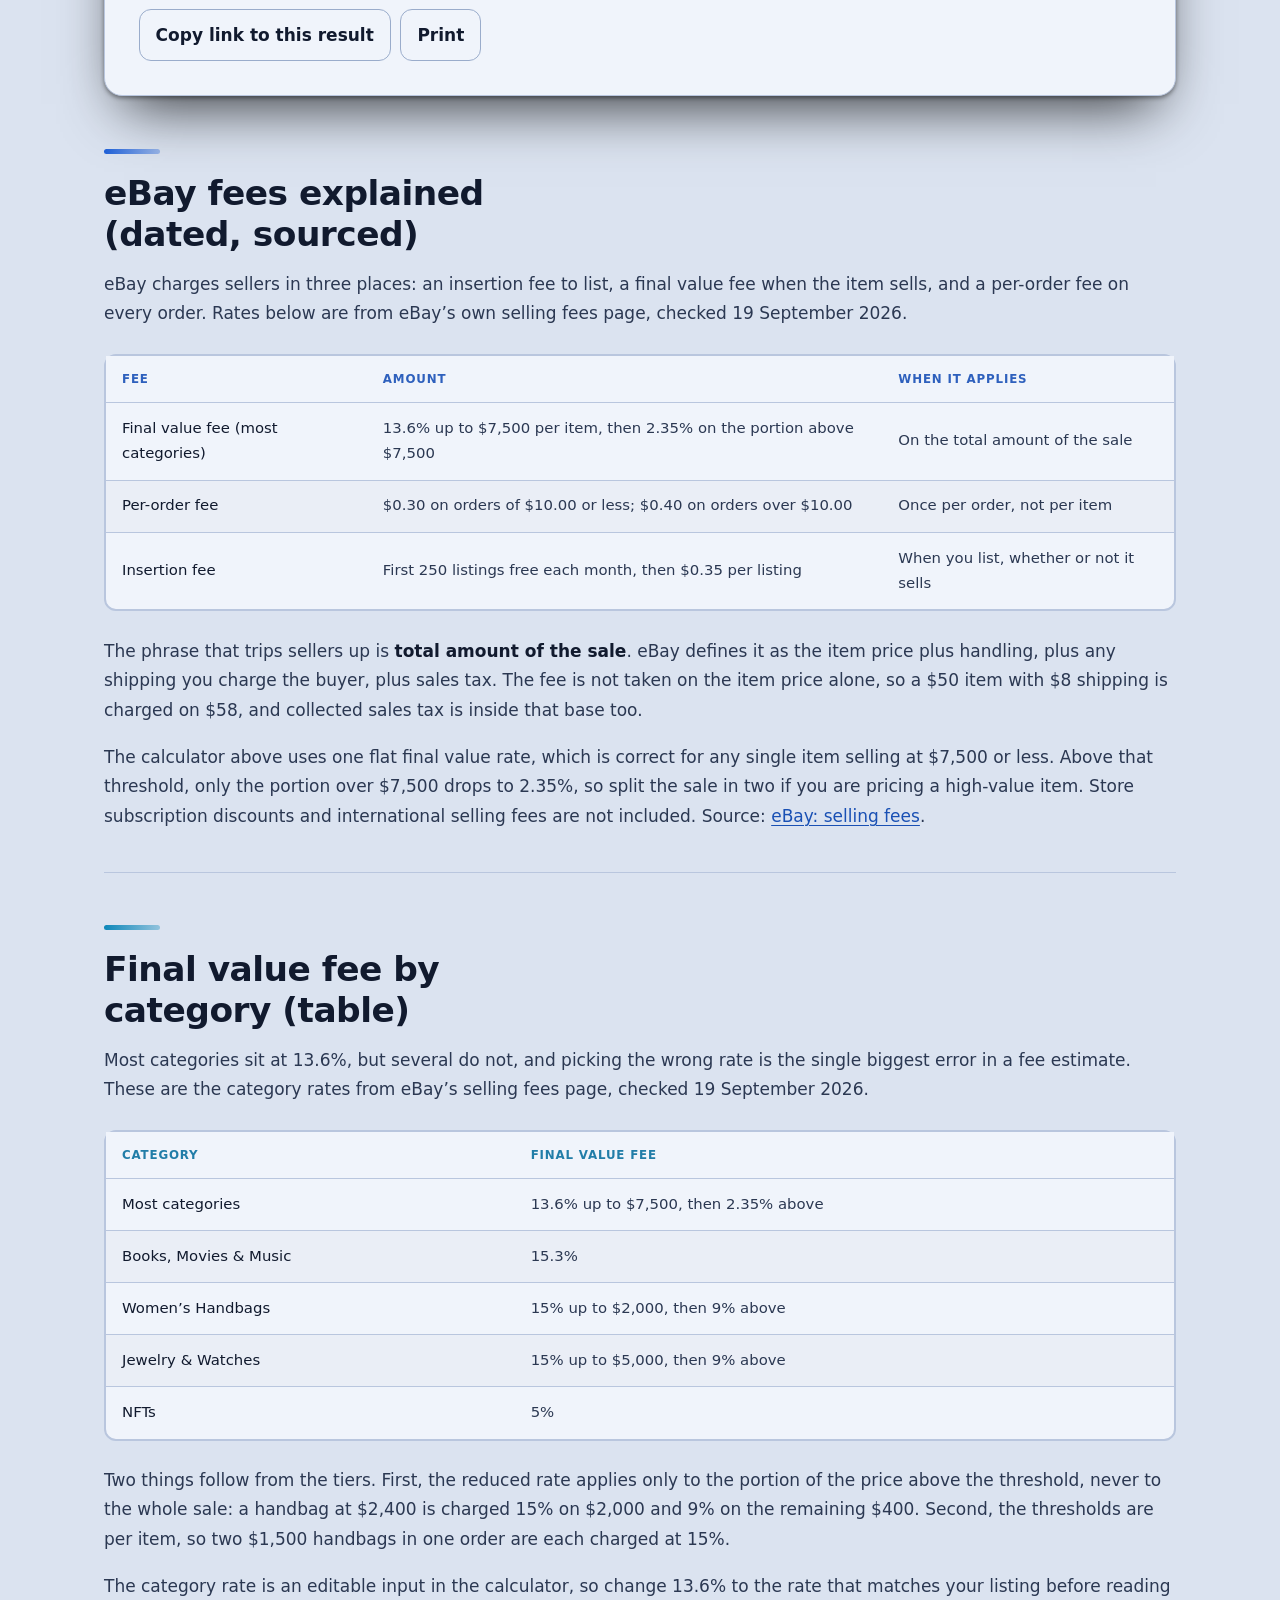
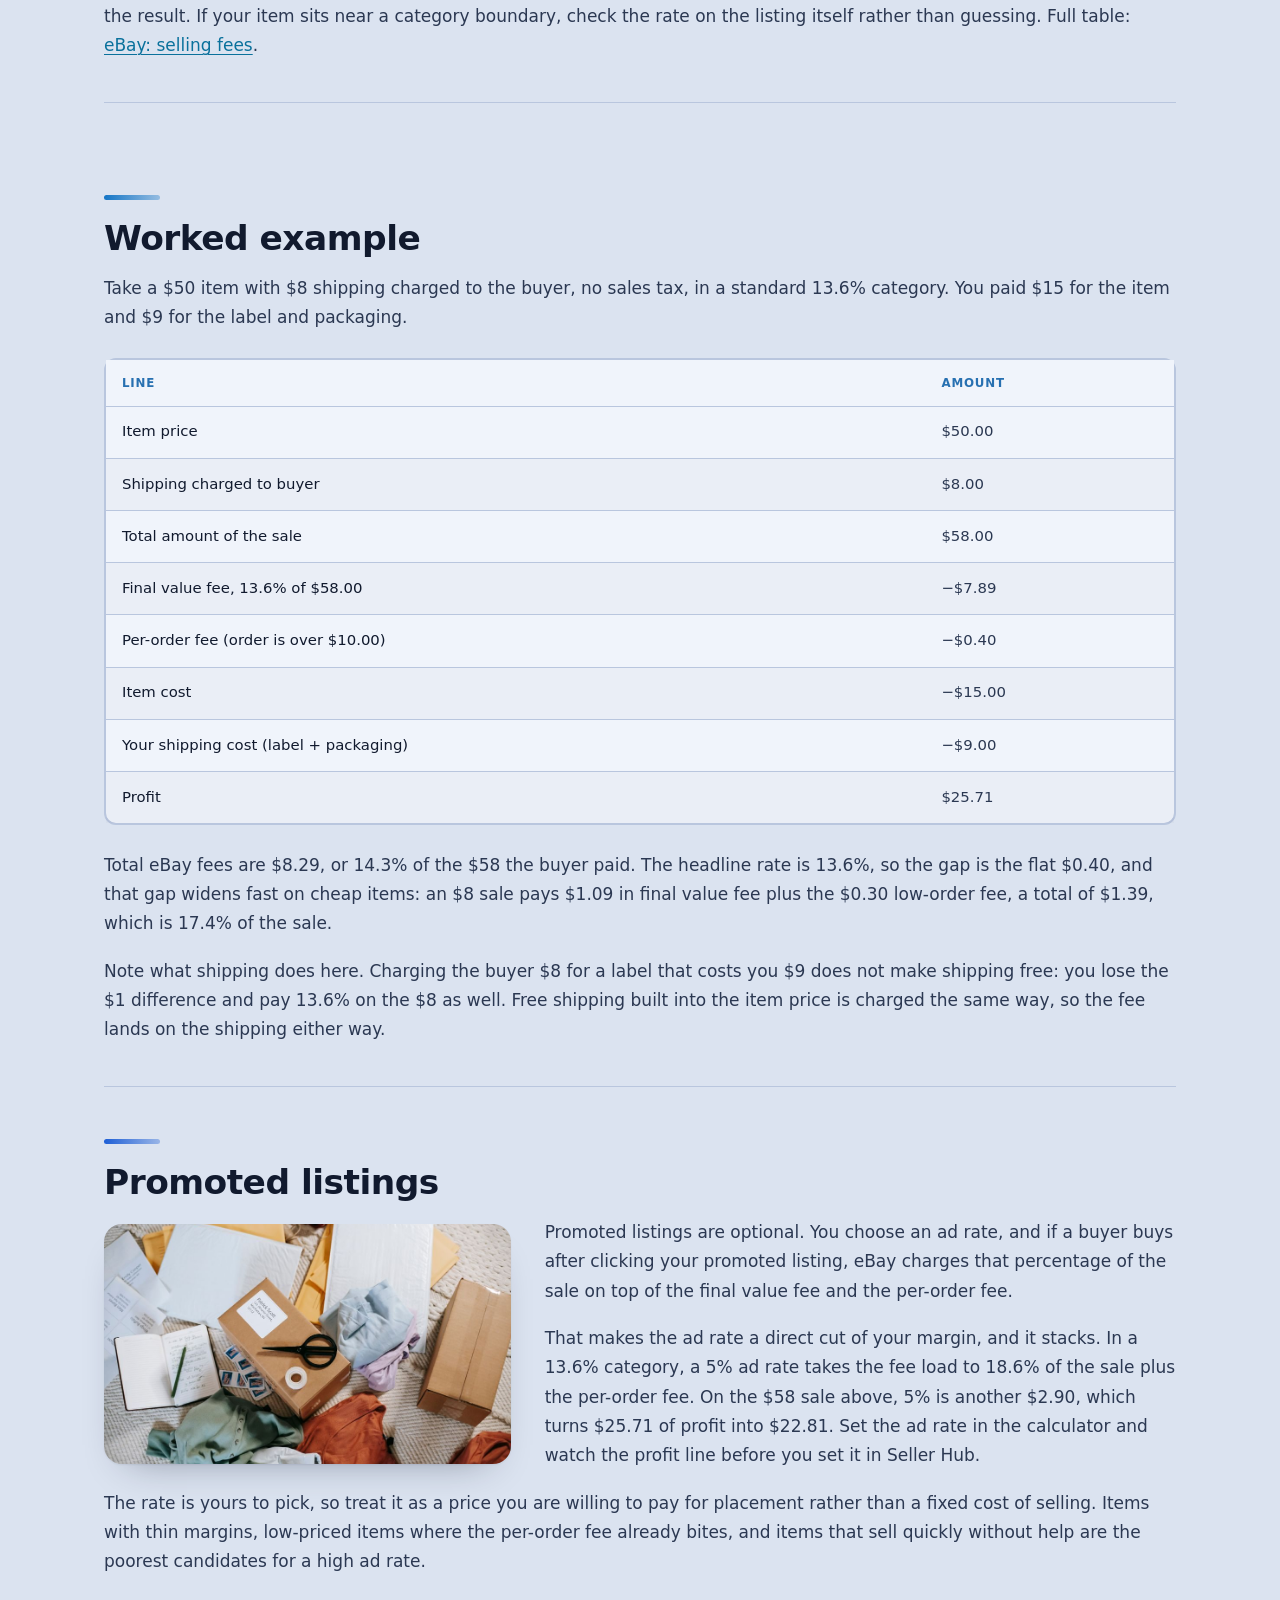
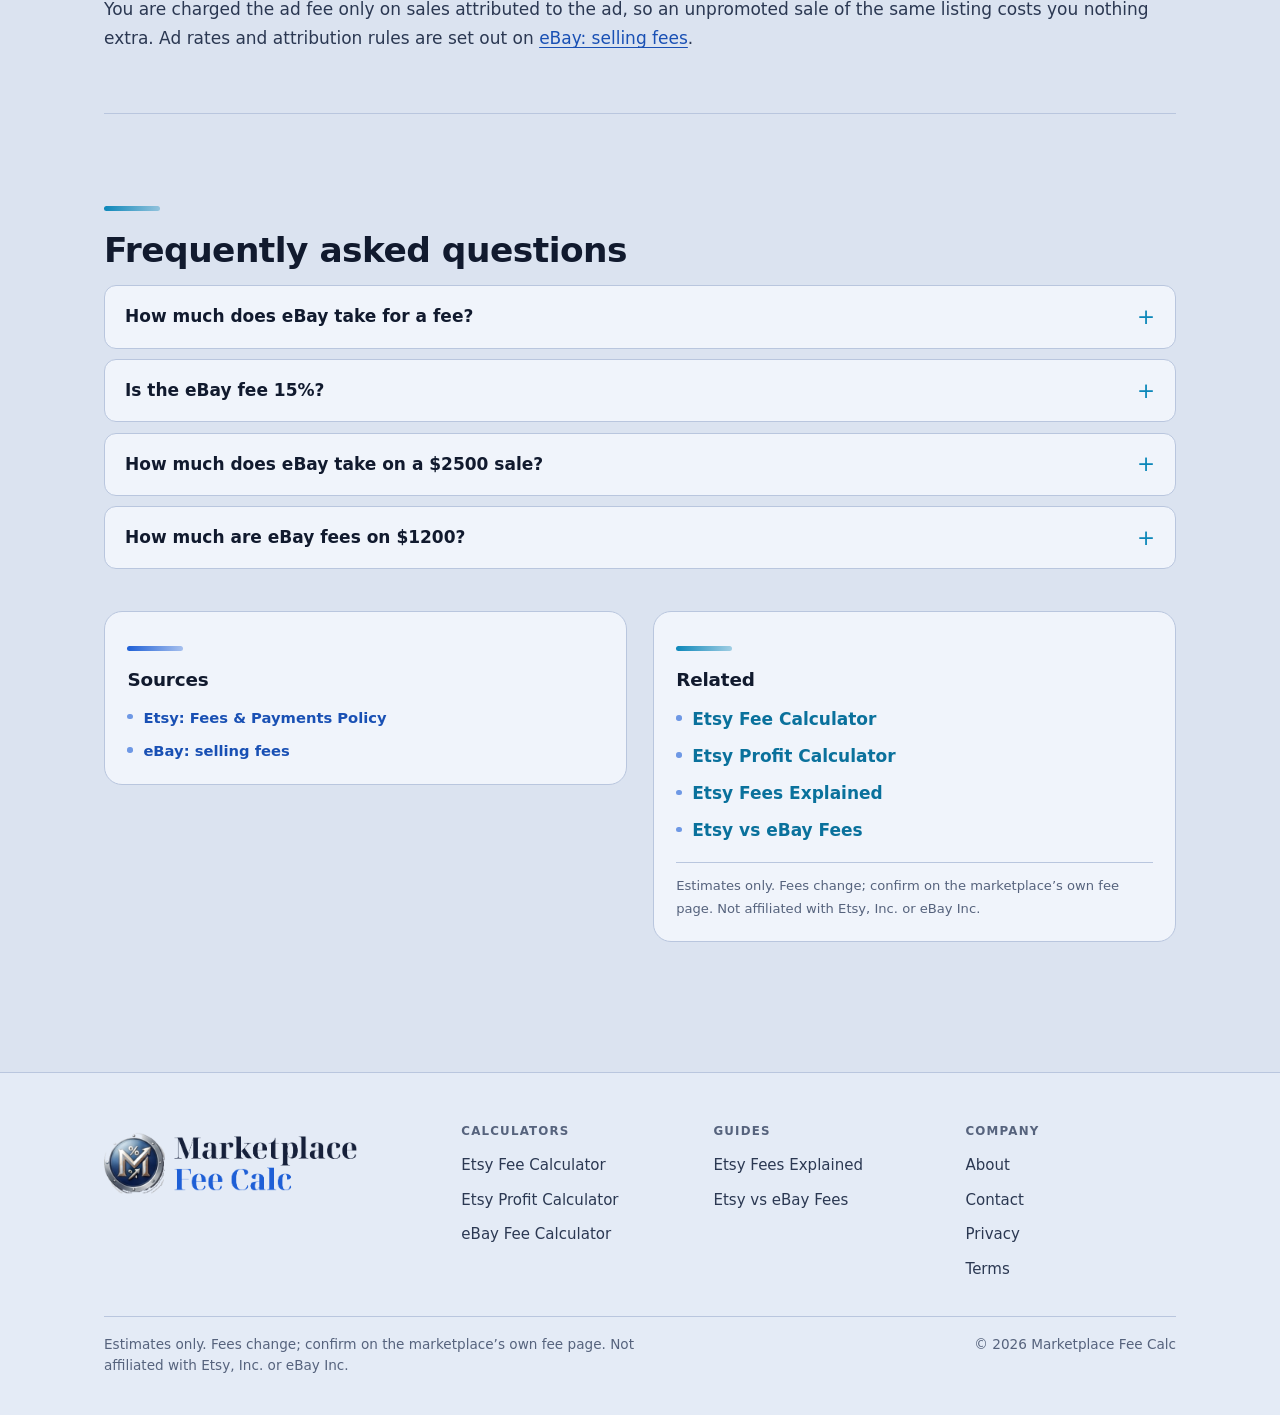
<file: ebay-fee-calculator/index.html>
<!doctype html>
<html lang="en-US" class="layout-bold">
<head>
<meta charset="utf-8">
<meta name="viewport" content="width=device-width, initial-scale=1">
<title>eBay Fee Calculator: Final Value Fee &amp; Profit</title>
<meta name="description" content="Calculate eBay final value fees, per-order fee and promoted listing costs, then see your profit after shipping and item cost.">
<link rel="canonical" href="https://marketplacefeecalc.com/ebay-fee-calculator/">
<meta property="og:title" content="eBay Fee Calculator: Final Value Fee &amp; Profit">
<meta property="og:description" content="Calculate eBay final value fees, per-order fee and promoted listing costs, then see your profit after shipping and item cost.">
<meta property="og:url" content="https://marketplacefeecalc.com/ebay-fee-calculator/">
<meta property="og:type" content="website">
<link rel="stylesheet" href="/assets/site.css">
<link rel="stylesheet" href="/assets/layouts.css">
<style>:root{--brand:#1e5fd6;--accent:#0891b2;--bg:#dbe3f0;--surface:#f0f4fb;--soft:#e4ebf6;--sunken:#ccd7ea;--ink:#111a2e;--ink-2:#2b3852;--muted:#56637d;--line:#b9c6de;--line-strong:#9aaccb;--brand-ink:color-mix(in srgb,var(--brand) 82%,#000 18%);--brand-soft:color-mix(in srgb,var(--brand) 9%,var(--bg));--brand-line:color-mix(in srgb,var(--brand) 28%,var(--line));--warn:#8a4b00;--warn-bg:color-mix(in srgb,#f59e0b 16%,var(--surface));--ok:#0f7b46}:root[data-theme="light"]{--brand:#1e5fd6;--accent:#0891b2;--bg:#dbe3f0;--surface:#f0f4fb;--soft:#e4ebf6;--sunken:#ccd7ea;--ink:#111a2e;--ink-2:#2b3852;--muted:#56637d;--line:#b9c6de;--line-strong:#9aaccb;--brand-ink:color-mix(in srgb,var(--brand) 82%,#000 18%);--brand-soft:color-mix(in srgb,var(--brand) 9%,var(--bg));--brand-line:color-mix(in srgb,var(--brand) 28%,var(--line));--warn:#8a4b00;--warn-bg:color-mix(in srgb,#f59e0b 16%,var(--surface));--ok:#0f7b46}:root[data-theme="dark"]{--brand:#1e5fd6;--accent:#0891b2;--bg:#dbe3f0;--surface:#f0f4fb;--soft:#e4ebf6;--sunken:#ccd7ea;--ink:#111a2e;--ink-2:#2b3852;--muted:#56637d;--line:#b9c6de;--line-strong:#9aaccb;--brand-ink:color-mix(in srgb,var(--brand) 82%,#000 18%);--brand-soft:color-mix(in srgb,var(--brand) 9%,var(--bg));--brand-line:color-mix(in srgb,var(--brand) 28%,var(--line));--warn:#8a4b00;--warn-bg:color-mix(in srgb,#f59e0b 16%,var(--surface));--ok:#0f7b46}</style>
<script type="application/ld+json">{"@context":"https://schema.org","@type":"BreadcrumbList","itemListElement":[{"@type":"ListItem","position":1,"name":"Marketplace Fee Calc","item":"https://marketplacefeecalc.com/"},{"@type":"ListItem","position":2,"name":"eBay Fee Calculator","item":"https://marketplacefeecalc.com/ebay-fee-calculator/"}]}</script>
<script type="application/ld+json">{"@context":"https://schema.org","@type":"WebApplication","name":"eBay Fee Calculator","url":"https://marketplacefeecalc.com/ebay-fee-calculator/","description":"Calculate eBay final value fees, per-order fee and promoted listing costs, then see your profit after shipping and item cost.","applicationCategory":"BusinessApplication","operatingSystem":"Any","browserRequirements":"Requires JavaScript","isAccessibleForFree":true,"offers":{"@type":"Offer","price":"0","priceCurrency":"USD"}}</script>
<script src="/assets/calculator.js" defer></script>
<script src="/assets/calc-core.js" defer></script>
<script>(function(){try{var t=localStorage.getItem("theme");if(t==="dark"||t==="light")document.documentElement.dataset.theme=t}catch(e){}})()</script>
<link rel="icon" href="/assets/brand/favicon.svg" type="image/svg+xml">
<link rel="icon" href="/assets/brand/icon-32.png" sizes="32x32" type="image/png">
<link rel="apple-touch-icon" href="/assets/brand/icon-180.png">
<link rel="manifest" href="/assets/brand/site.webmanifest">
<meta name="theme-color" content="#1e5fd6">
<meta property="og:image" content="https://marketplacefeecalc.com/assets/brand/og.png">
<meta property="og:image:width" content="1200">
<meta property="og:image:height" content="630">
<meta name="twitter:card" content="summary_large_image">
<meta name="twitter:image" content="https://marketplacefeecalc.com/assets/brand/og.png">
</head>
<body><a class="skip-link" href="#main">Skip to content</a>
<header class="site"><div class="wrap"><a class="logo" href="/" aria-label="Marketplace Fee Calc home"><span class="logo-mark"><img class="lk" src="/assets/brand/lockup.svg" alt="" width="821" height="168" loading="eager" decoding="async"></span></a><input class="nav-toggle" type="checkbox" id="nav-toggle" aria-label="Open menu"><label class="burger" for="nav-toggle" aria-hidden="true"><span></span></label><nav class="site" aria-label="Primary"><a href="/etsy-fee-calculator/">Etsy Fee</a><a href="/etsy-profit-calculator/">Etsy Profit</a><a href="/ebay-fee-calculator/">eBay Fee</a></nav></div></header>
<main id="main">
<div class="wrap"><nav class="breadcrumb" aria-label="Breadcrumb"><a href="/">Home</a> › eBay Fee Calculator</nav><details class="subnav"><summary><span>Browse all pages</span></summary><div class="subnav-grid"><div class="subnav-col"><p class="subnav-h">Calculators</p><ul><li><a href="/etsy-fee-calculator/">Etsy Fee Calculator</a></li><li><a href="/etsy-profit-calculator/">Etsy Profit Calculator</a></li><li><a href="/ebay-fee-calculator/" aria-current="page">eBay Fee Calculator</a></li></ul></div><div class="subnav-col"><p class="subnav-h">Guides</p><ul><li><a href="/etsy-fees/">Etsy Fees Explained</a></li><li><a href="/etsy-vs-ebay-fees/">Etsy vs eBay Fees</a></li></ul></div></div></details></div>
<section class="hero-band"><div class="hero">
<div>

<p class="eyebrow">Marketplace Fee Calc <span aria-hidden="true">&middot;</span> Free calculator</p>
<h1>eBay Fee Calculator</h1>
<p class="answer">eBay’s final value fee is <strong>13.6% of the total amount of the sale in most categories</strong>, on the first $7,500 per item, plus a per-order fee of $0.30 on orders of $10.00 or less and $0.40 on orders above $10.00. This eBay fee calculator applies both to your sale and shows the profit left after item cost and shipping.</p>
<p class="updated">Updated <time datetime="2026-09-16">16 September 2026</time></p>
<div class="hero-cta"><a class="btn-hero" href="#calculator">Open the calculator</a></div><ul class="hero-chips"><li><svg viewBox="0 0 24 24" fill="none" stroke="currentColor" stroke-width="2.2" stroke-linecap="round" stroke-linejoin="round" aria-hidden="true"><path d="M4 12l5 5L20 6"/></svg>Updated September 2026</li><li><svg viewBox="0 0 24 24" fill="none" stroke="currentColor" stroke-width="2.2" stroke-linecap="round" stroke-linejoin="round" aria-hidden="true"><path d="M4 12l5 5L20 6"/></svg>Free &mdash; no sign-up</li><li><svg viewBox="0 0 24 24" fill="none" stroke="currentColor" stroke-width="2.2" stroke-linecap="round" stroke-linejoin="round" aria-hidden="true"><path d="M4 12l5 5L20 6"/></svg>Sources cited</li></ul>
</div>
<figure class="hero-art hero-photo"><img src="/assets/img/p-ebay-fee-calculator.jpg" alt="A woman standing next to a cardboard box on top of a table" width="900" height="600" loading="eager" decoding="async" fetchpriority="high"></figure>
</div></section>
<div class="wrap">

<div id="calculator" data-calc="ebayFees"><noscript>This calculator needs JavaScript turned on.</noscript></div>

<div class="ad-slot"><!-- Ad slot 1 (below the tool). Leave empty until AdSense is approved. --></div>
<section class="sec">
<h2>eBay fees explained (dated, sourced)</h2>
<p>eBay charges sellers in three places: an insertion fee to list, a final value fee when the item sells, and a per-order fee on every order. Rates below are from eBay’s own selling fees page, checked 19 September 2026.</p>
<table>
<thead><tr><th>Fee</th><th>Amount</th><th>When it applies</th></tr></thead>
<tbody>
<tr><td>Final value fee (most categories)</td><td>13.6% up to $7,500 per item, then 2.35% on the portion above $7,500</td><td>On the total amount of the sale</td></tr>
<tr><td>Per-order fee</td><td>$0.30 on orders of $10.00 or less; $0.40 on orders over $10.00</td><td>Once per order, not per item</td></tr>
<tr><td>Insertion fee</td><td>First 250 listings free each month, then $0.35 per listing</td><td>When you list, whether or not it sells</td></tr>
</tbody>
</table>
<p>The phrase that trips sellers up is <strong>total amount of the sale</strong>. eBay defines it as the item price plus handling, plus any shipping you charge the buyer, plus sales tax. The fee is not taken on the item price alone, so a $50 item with $8 shipping is charged on $58, and collected sales tax is inside that base too.</p>
<p>The calculator above uses one flat final value rate, which is correct for any single item selling at $7,500 or less. Above that threshold, only the portion over $7,500 drops to 2.35%, so split the sale in two if you are pricing a high-value item. Store subscription discounts and international selling fees are not included. Source: <a href="https://www.ebay.com/help/selling/fees-credits-invoices/selling-fees" rel="nofollow noopener">eBay: selling fees</a>.</p>
</section>
<section class="sec">
<h2>Final value fee by category (table)</h2>
<p>Most categories sit at 13.6%, but several do not, and picking the wrong rate is the single biggest error in a fee estimate. These are the category rates from eBay’s selling fees page, checked 19 September 2026.</p>
<table>
<thead><tr><th>Category</th><th>Final value fee</th></tr></thead>
<tbody>
<tr><td>Most categories</td><td>13.6% up to $7,500, then 2.35% above</td></tr>
<tr><td>Books, Movies &amp; Music</td><td>15.3%</td></tr>
<tr><td>Women’s Handbags</td><td>15% up to $2,000, then 9% above</td></tr>
<tr><td>Jewelry &amp; Watches</td><td>15% up to $5,000, then 9% above</td></tr>
<tr><td>NFTs</td><td>5%</td></tr>
</tbody>
</table>
<p>Two things follow from the tiers. First, the reduced rate applies only to the portion of the price above the threshold, never to the whole sale: a handbag at $2,400 is charged 15% on $2,000 and 9% on the remaining $400. Second, the thresholds are per item, so two $1,500 handbags in one order are each charged at 15%.</p>
<p>The category rate is an editable input in the calculator, so change 13.6% to the rate that matches your listing before reading the result. If your item sits near a category boundary, check the rate on the listing itself rather than guessing. Full table: <a href="https://www.ebay.com/help/selling/fees-credits-invoices/selling-fees" rel="nofollow noopener">eBay: selling fees</a>.</p>
</section>
<section class="sec">
<h2>Worked example</h2>
<p>Take a $50 item with $8 shipping charged to the buyer, no sales tax, in a standard 13.6% category. You paid $15 for the item and $9 for the label and packaging.</p>
<table>
<thead><tr><th>Line</th><th>Amount</th></tr></thead>
<tbody>
<tr><td>Item price</td><td>$50.00</td></tr>
<tr><td>Shipping charged to buyer</td><td>$8.00</td></tr>
<tr><td>Total amount of the sale</td><td>$58.00</td></tr>
<tr><td>Final value fee, 13.6% of $58.00</td><td>−$7.89</td></tr>
<tr><td>Per-order fee (order is over $10.00)</td><td>−$0.40</td></tr>
<tr><td>Item cost</td><td>−$15.00</td></tr>
<tr><td>Your shipping cost (label + packaging)</td><td>−$9.00</td></tr>
<tr><td>Profit</td><td>$25.71</td></tr>
</tbody>
</table>
<p>Total eBay fees are $8.29, or 14.3% of the $58 the buyer paid. The headline rate is 13.6%, so the gap is the flat $0.40, and that gap widens fast on cheap items: an $8 sale pays $1.09 in final value fee plus the $0.30 low-order fee, a total of $1.39, which is 17.4% of the sale.</p>
<p>Note what shipping does here. Charging the buyer $8 for a label that costs you $9 does not make shipping free: you lose the $1 difference and pay 13.6% on the $8 as well. Free shipping built into the item price is charged the same way, so the fee lands on the shipping either way.</p>
</section>
<section class="sec is-wide">
<h2>Promoted listings</h2>
<figure class="sec-photo"><img src="/assets/img/s-ebay-fee-calculator-3.jpg" alt="From above of various carton boxes and labels near clothes on surface in room" width="940" height="627" loading="lazy" decoding="async"></figure>
<p>Promoted listings are optional. You choose an ad rate, and if a buyer buys after clicking your promoted listing, eBay charges that percentage of the sale on top of the final value fee and the per-order fee.</p>
<p>That makes the ad rate a direct cut of your margin, and it stacks. In a 13.6% category, a 5% ad rate takes the fee load to 18.6% of the sale plus the per-order fee. On the $58 sale above, 5% is another $2.90, which turns $25.71 of profit into $22.81. Set the ad rate in the calculator and watch the profit line before you set it in Seller Hub.</p>
<p>The rate is yours to pick, so treat it as a price you are willing to pay for placement rather than a fixed cost of selling. Items with thin margins, low-priced items where the per-order fee already bites, and items that sell quickly without help are the poorest candidates for a high ad rate.</p>
<p>You are charged the ad fee only on sales attributed to the ad, so an unpromoted sale of the same listing costs you nothing extra. Ad rates and attribution rules are set out on <a href="https://www.ebay.com/help/selling/fees-credits-invoices/selling-fees" rel="nofollow noopener">eBay: selling fees</a>.</p>
</section>
<section class="sec">
<h2>Frequently asked questions</h2>
<div class="faq">
<details><summary>How much does eBay take for a fee?</summary><p>In most categories eBay takes 13.6% of the total amount of the sale, plus a per-order fee of $0.30 on orders of $10.00 or less or $0.40 on larger orders. The 13.6% applies to the first $7,500 of an item’s price; the portion above that is charged at 2.35%. Some categories differ, and promoted listing ad rates are charged on top.</p></details>
<details><summary>Is the eBay fee 15%?</summary><p>Not in most categories. The standard final value fee is 13.6%, not 15%. The 15% figure comes from specific categories: Women’s Handbags at 15% up to $2,000 and Jewelry &amp; Watches at 15% up to $5,000, each dropping to 9% above those amounts. Books, Movies &amp; Music are higher still at 15.3%, and NFTs are 5%. Check your own category before estimating.</p></details>
<details><summary>How much does eBay take on a $2500 sale?</summary><p>About $340.40 in a standard 13.6% category, on a $2,500 total with no shipping or tax added. That is 13.6% of $2,500, which is $340.00, plus the $0.40 per-order fee. Add shipping and sales tax to the base first if the buyer paid either, since the fee is charged on the total amount of the sale. A promoted listing ad rate would add more.</p></details>
<details><summary>How much are eBay fees on $1200?</summary><p>About $163.60 in a standard 13.6% category: $163.20 for the final value fee plus the $0.40 per-order fee, on a $1,200 total. In Books, Movies &amp; Music at 15.3% the same sale costs $184.00. If the buyer also paid shipping or sales tax, add those to the $1,200 before applying the rate, because the fee is charged on the full order total.</p></details>
</div>
</section>
<div class="endmatter"><section class="sec is-short">
<h2>Sources</h2>
<ul class="sources">
<li><a href="https://www.etsy.com/legal/fees" rel="nofollow noopener">Etsy: Fees &amp; Payments Policy</a></li>
<li><a href="https://www.ebay.com/help/selling/fees-credits-invoices/selling-fees" rel="nofollow noopener">eBay: selling fees</a></li>
</ul>
</section>
<section class="sec is-short">
<h2>Related</h2>
<ul>
<li><a href="/etsy-fee-calculator/">Etsy Fee Calculator</a></li>
<li><a href="/etsy-profit-calculator/">Etsy Profit Calculator</a></li>
<li><a href="/etsy-fees/">Etsy Fees Explained</a></li>
<li><a href="/etsy-vs-ebay-fees/">Etsy vs eBay Fees</a></li>
</ul>
<p class="disclaimer">Estimates only. Fees change; confirm on the marketplace’s own fee page. Not affiliated with Etsy, Inc. or eBay Inc.</p>
</section></div>
</div></main>
<footer class="site"><div class="wrap">
<div class="f-brand"><a class="footer-brand" href="/" aria-label="Marketplace Fee Calc home"><span class="logo-mark"><img class="lk" src="/assets/brand/lockup.svg" alt="" width="821" height="168" loading="lazy" decoding="async"></span></a></div>
<nav class="f-col" aria-label="Calculators"><h3>Calculators</h3><ul><li><a href="/etsy-fee-calculator/">Etsy Fee Calculator</a></li><li><a href="/etsy-profit-calculator/">Etsy Profit Calculator</a></li><li><a href="/ebay-fee-calculator/">eBay Fee Calculator</a></li></ul></nav>
<nav class="f-col" aria-label="Guides"><h3>Guides</h3><ul><li><a href="/etsy-fees/">Etsy Fees Explained</a></li><li><a href="/etsy-vs-ebay-fees/">Etsy vs eBay Fees</a></li></ul></nav>
<nav class="f-col" aria-label="Company"><h3>Company</h3><ul><li><a href="/about/">About</a></li><li><a href="/contact/">Contact</a></li><li><a href="/privacy/">Privacy</a></li><li><a href="/terms/">Terms</a></li></ul></nav>
<div class="f-legal"><p>Estimates only. Fees change; confirm on the marketplace’s own fee page. Not affiliated with Etsy, Inc. or eBay Inc.</p><p>© <span id="y"></span> Marketplace Fee Calc</p></div>
</div></footer>
<script>document.getElementById('y').textContent=new Date().getFullYear()</script>

</body>
</html>
</file>
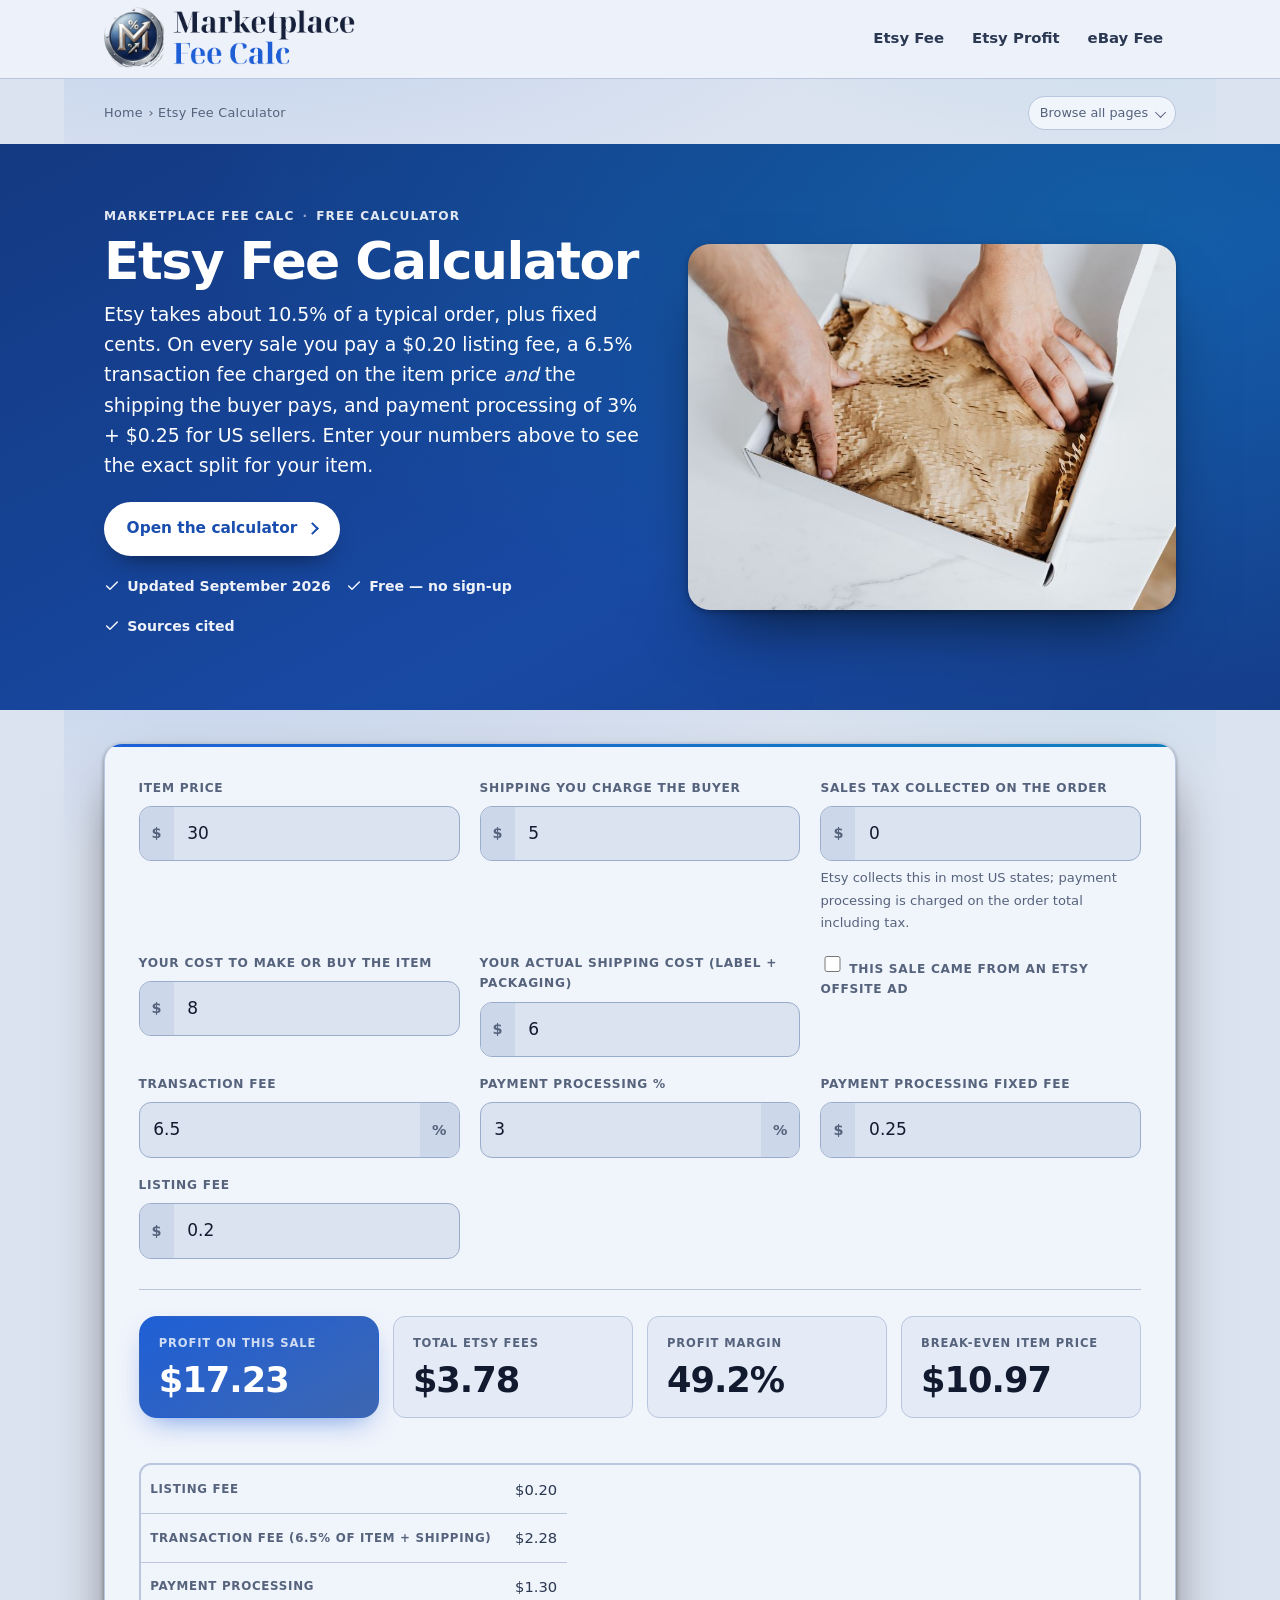
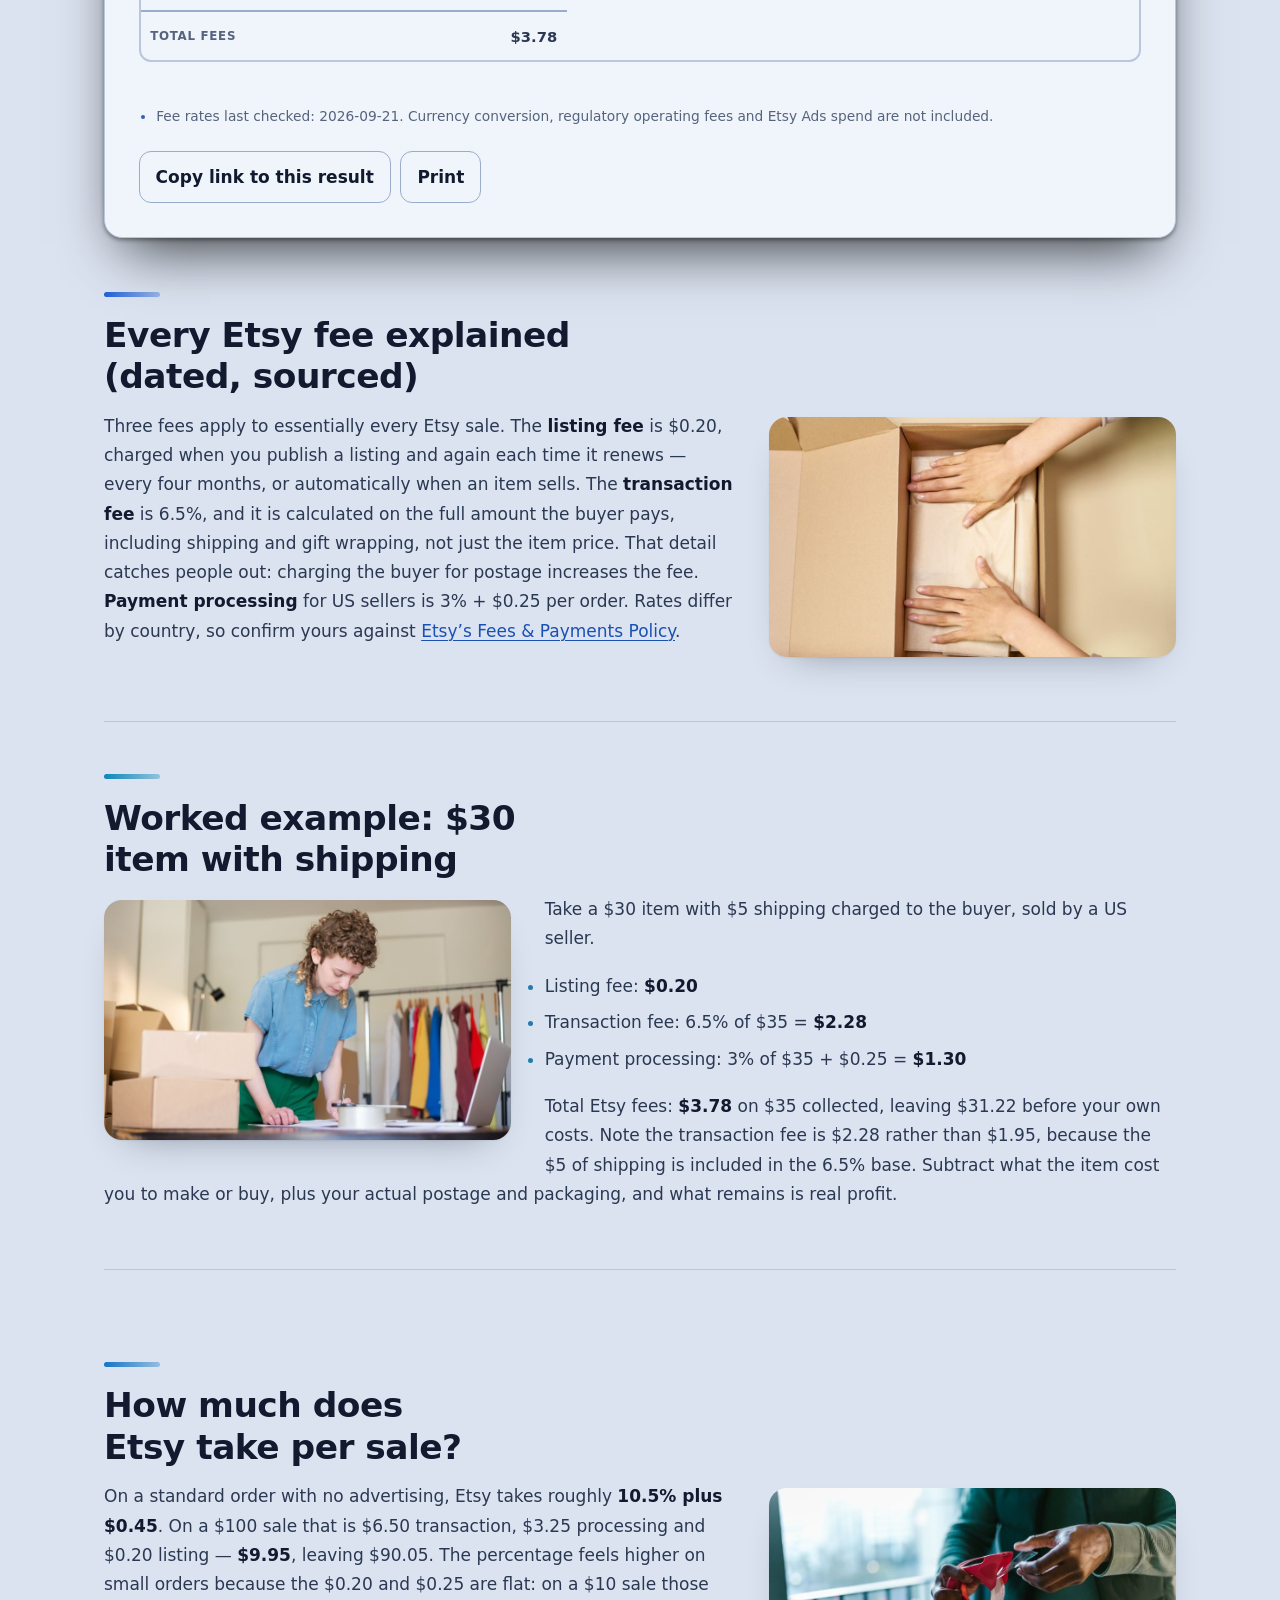
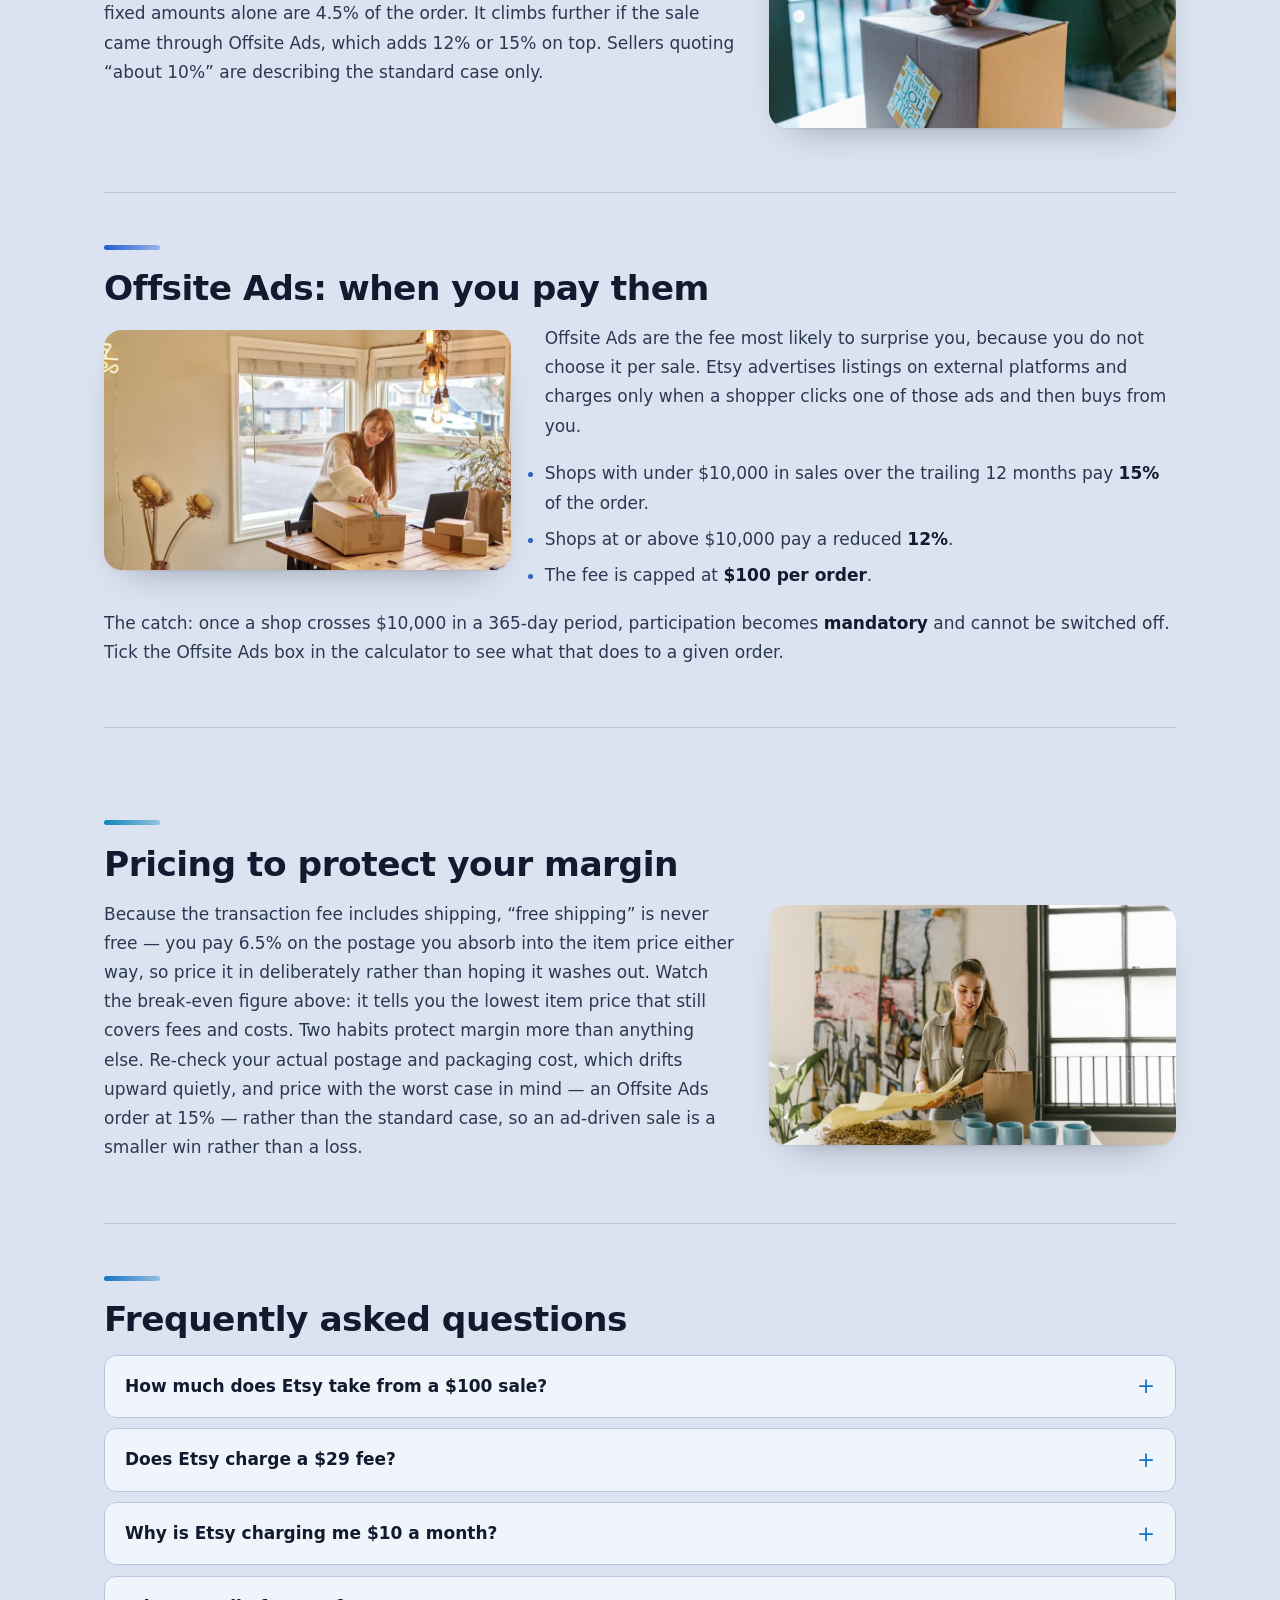
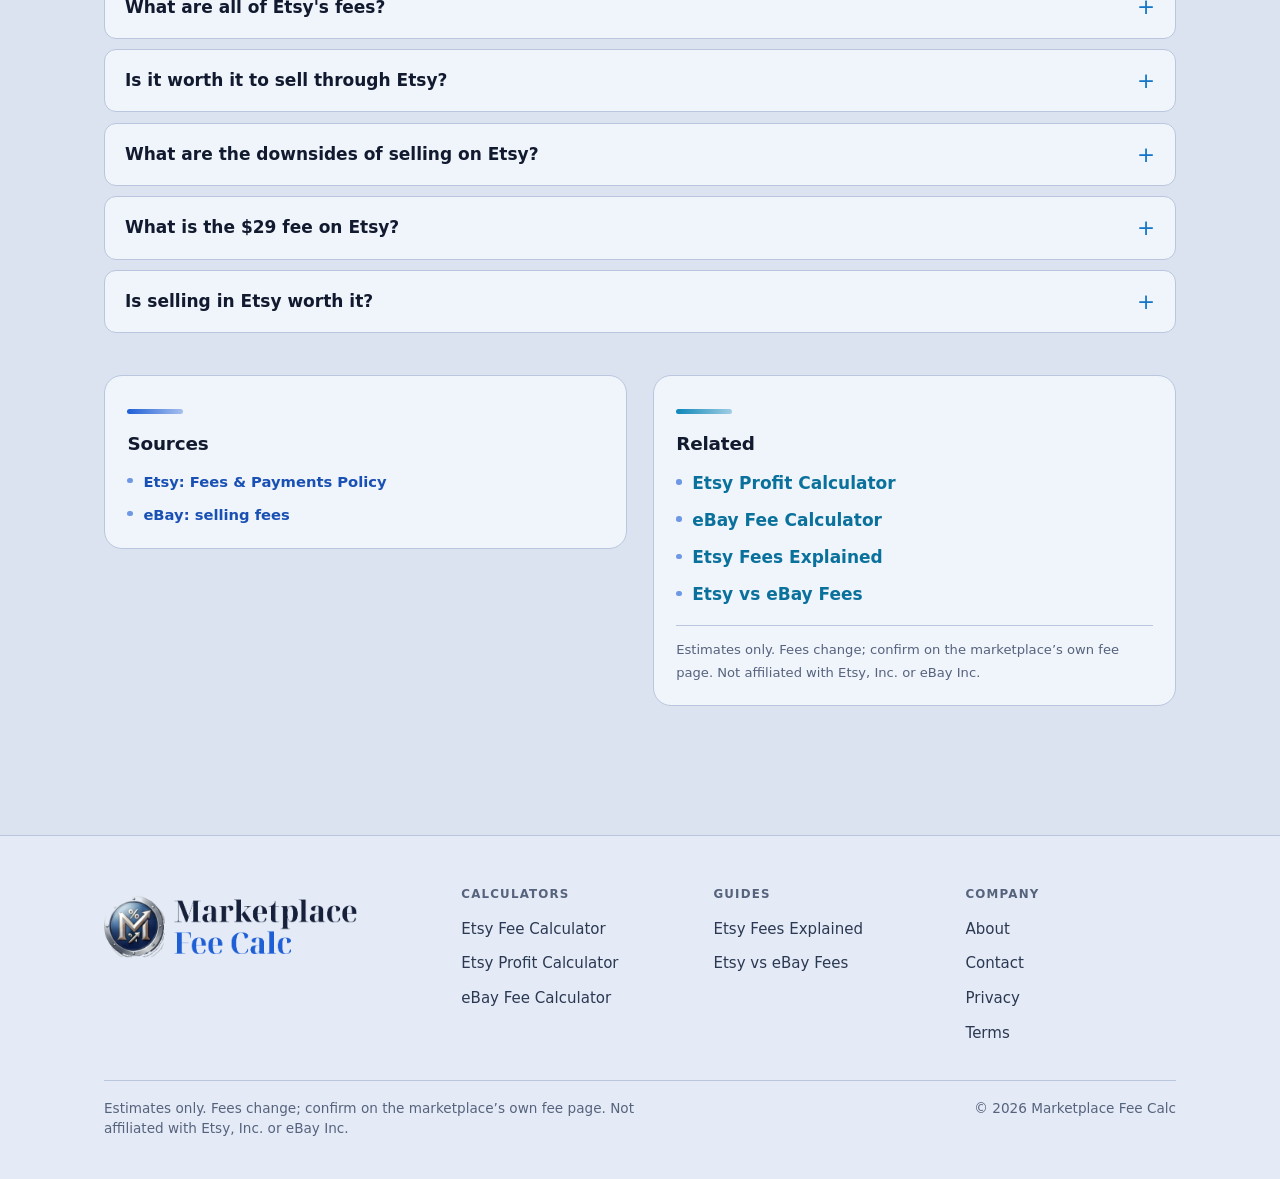
<file: etsy-fee-calculator/index.html>
<!doctype html>
<html lang="en-US" class="layout-bold">
<head>
<meta charset="utf-8">
<meta name="viewport" content="width=device-width, initial-scale=1">
<title>Etsy Fee Calculator: Fees, Profit &amp; Break-Even Price</title>
<meta name="description" content="See every Etsy fee on a sale (listing, transaction, payment processing, Offsite Ads) plus your profit and break-even price.">
<link rel="canonical" href="https://marketplacefeecalc.com/etsy-fee-calculator/">
<meta property="og:title" content="Etsy Fee Calculator: Fees, Profit &amp; Break-Even Price">
<meta property="og:description" content="See every Etsy fee on a sale (listing, transaction, payment processing, Offsite Ads) plus your profit and break-even price.">
<meta property="og:url" content="https://marketplacefeecalc.com/etsy-fee-calculator/">
<meta property="og:type" content="website">
<link rel="stylesheet" href="/assets/site.css">
<link rel="stylesheet" href="/assets/layouts.css">
<style>:root{--brand:#1e5fd6;--accent:#0891b2;--bg:#dbe3f0;--surface:#f0f4fb;--soft:#e4ebf6;--sunken:#ccd7ea;--ink:#111a2e;--ink-2:#2b3852;--muted:#56637d;--line:#b9c6de;--line-strong:#9aaccb;--brand-ink:color-mix(in srgb,var(--brand) 82%,#000 18%);--brand-soft:color-mix(in srgb,var(--brand) 9%,var(--bg));--brand-line:color-mix(in srgb,var(--brand) 28%,var(--line));--warn:#8a4b00;--warn-bg:color-mix(in srgb,#f59e0b 16%,var(--surface));--ok:#0f7b46}:root[data-theme="light"]{--brand:#1e5fd6;--accent:#0891b2;--bg:#dbe3f0;--surface:#f0f4fb;--soft:#e4ebf6;--sunken:#ccd7ea;--ink:#111a2e;--ink-2:#2b3852;--muted:#56637d;--line:#b9c6de;--line-strong:#9aaccb;--brand-ink:color-mix(in srgb,var(--brand) 82%,#000 18%);--brand-soft:color-mix(in srgb,var(--brand) 9%,var(--bg));--brand-line:color-mix(in srgb,var(--brand) 28%,var(--line));--warn:#8a4b00;--warn-bg:color-mix(in srgb,#f59e0b 16%,var(--surface));--ok:#0f7b46}:root[data-theme="dark"]{--brand:#1e5fd6;--accent:#0891b2;--bg:#dbe3f0;--surface:#f0f4fb;--soft:#e4ebf6;--sunken:#ccd7ea;--ink:#111a2e;--ink-2:#2b3852;--muted:#56637d;--line:#b9c6de;--line-strong:#9aaccb;--brand-ink:color-mix(in srgb,var(--brand) 82%,#000 18%);--brand-soft:color-mix(in srgb,var(--brand) 9%,var(--bg));--brand-line:color-mix(in srgb,var(--brand) 28%,var(--line));--warn:#8a4b00;--warn-bg:color-mix(in srgb,#f59e0b 16%,var(--surface));--ok:#0f7b46}</style>
<script type="application/ld+json">{"@context":"https://schema.org","@type":"BreadcrumbList","itemListElement":[{"@type":"ListItem","position":1,"name":"Marketplace Fee Calc","item":"https://marketplacefeecalc.com/"},{"@type":"ListItem","position":2,"name":"Etsy Fee Calculator","item":"https://marketplacefeecalc.com/etsy-fee-calculator/"}]}</script>
<script type="application/ld+json">{"@context":"https://schema.org","@type":"WebApplication","name":"Etsy Fee Calculator","url":"https://marketplacefeecalc.com/etsy-fee-calculator/","description":"See every Etsy fee on a sale (listing, transaction, payment processing, Offsite Ads) plus your profit and break-even price.","applicationCategory":"BusinessApplication","operatingSystem":"Any","browserRequirements":"Requires JavaScript","isAccessibleForFree":true,"offers":{"@type":"Offer","price":"0","priceCurrency":"USD"}}</script>
<script src="/assets/calculator.js" defer></script>
<script src="/assets/calc-core.js" defer></script>
<script>(function(){try{var t=localStorage.getItem("theme");if(t==="dark"||t==="light")document.documentElement.dataset.theme=t}catch(e){}})()</script>
<link rel="icon" href="/assets/brand/favicon.svg" type="image/svg+xml">
<link rel="icon" href="/assets/brand/icon-32.png" sizes="32x32" type="image/png">
<link rel="apple-touch-icon" href="/assets/brand/icon-180.png">
<link rel="manifest" href="/assets/brand/site.webmanifest">
<meta name="theme-color" content="#1e5fd6">
<meta property="og:image" content="https://marketplacefeecalc.com/assets/brand/og.png">
<meta property="og:image:width" content="1200">
<meta property="og:image:height" content="630">
<meta name="twitter:card" content="summary_large_image">
<meta name="twitter:image" content="https://marketplacefeecalc.com/assets/brand/og.png">
</head>
<body><a class="skip-link" href="#main">Skip to content</a>
<header class="site"><div class="wrap"><a class="logo" href="/" aria-label="Marketplace Fee Calc home"><span class="logo-mark"><img class="lk" src="/assets/brand/lockup.svg" alt="" width="821" height="168" loading="eager" decoding="async"></span></a><input class="nav-toggle" type="checkbox" id="nav-toggle" aria-label="Open menu"><label class="burger" for="nav-toggle" aria-hidden="true"><span></span></label><nav class="site" aria-label="Primary"><a href="/etsy-fee-calculator/">Etsy Fee</a><a href="/etsy-profit-calculator/">Etsy Profit</a><a href="/ebay-fee-calculator/">eBay Fee</a></nav></div></header>
<main id="main">
<div class="wrap"><nav class="breadcrumb" aria-label="Breadcrumb"><a href="/">Home</a> › Etsy Fee Calculator</nav><details class="subnav"><summary><span>Browse all pages</span></summary><div class="subnav-grid"><div class="subnav-col"><p class="subnav-h">Calculators</p><ul><li><a href="/etsy-fee-calculator/" aria-current="page">Etsy Fee Calculator</a></li><li><a href="/etsy-profit-calculator/">Etsy Profit Calculator</a></li><li><a href="/ebay-fee-calculator/">eBay Fee Calculator</a></li></ul></div><div class="subnav-col"><p class="subnav-h">Guides</p><ul><li><a href="/etsy-fees/">Etsy Fees Explained</a></li><li><a href="/etsy-vs-ebay-fees/">Etsy vs eBay Fees</a></li></ul></div></div></details></div>
<section class="hero-band"><div class="hero">
<div>

<p class="eyebrow">Marketplace Fee Calc <span aria-hidden="true">&middot;</span> Free calculator</p>
<h1>Etsy Fee Calculator</h1>
<p class="answer">Etsy takes about 10.5% of a typical order, plus fixed cents. On every sale you pay a $0.20 listing fee, a 6.5% transaction fee charged on the item price <em>and</em> the shipping the buyer pays, and payment processing of 3% + $0.25 for US sellers. Enter your numbers above to see the exact split for your item.</p>
<p class="updated">Updated <time datetime="2026-09-16">16 September 2026</time></p>
<div class="hero-cta"><a class="btn-hero" href="#calculator">Open the calculator</a></div><ul class="hero-chips"><li><svg viewBox="0 0 24 24" fill="none" stroke="currentColor" stroke-width="2.2" stroke-linecap="round" stroke-linejoin="round" aria-hidden="true"><path d="M4 12l5 5L20 6"/></svg>Updated September 2026</li><li><svg viewBox="0 0 24 24" fill="none" stroke="currentColor" stroke-width="2.2" stroke-linecap="round" stroke-linejoin="round" aria-hidden="true"><path d="M4 12l5 5L20 6"/></svg>Free &mdash; no sign-up</li><li><svg viewBox="0 0 24 24" fill="none" stroke="currentColor" stroke-width="2.2" stroke-linecap="round" stroke-linejoin="round" aria-hidden="true"><path d="M4 12l5 5L20 6"/></svg>Sources cited</li></ul>
</div>
<figure class="hero-art hero-photo"><img src="/assets/img/p-etsy-fee-calculator.jpg" alt="Woman checking package with phone near laptop and boxes" width="900" height="600" loading="eager" decoding="async" fetchpriority="high"></figure>
</div></section>
<div class="wrap">

<div id="calculator" data-calc="etsyFees"><noscript>This calculator needs JavaScript turned on.</noscript></div>

<div class="ad-slot"><!-- Ad slot 1 (below the tool). Leave empty until AdSense is approved. --></div>
<section class="sec is-wide">
<h2>Every Etsy fee explained (dated, sourced)</h2>
<figure class="sec-photo"><img src="/assets/img/s-etsy-fee-calculator-0.jpg" alt="Close-up of hands packing a cardboard box with care using parchment paper." width="940" height="627" loading="lazy" decoding="async"></figure>
<p>Three fees apply to essentially every Etsy sale. The <strong>listing fee</strong> is $0.20, charged when you publish a listing and again each time it renews — every four months, or automatically when an item sells. The <strong>transaction fee</strong> is 6.5%, and it is calculated on the full amount the buyer pays, including shipping and gift wrapping, not just the item price. That detail catches people out: charging the buyer for postage increases the fee. <strong>Payment processing</strong> for US sellers is 3% + $0.25 per order. Rates differ by country, so confirm yours against <a href="https://www.etsy.com/legal/fees" rel="nofollow noopener">Etsy’s Fees &amp; Payments Policy</a>.</p>
</section>
<section class="sec">
<h2>Worked example: $30 item with shipping</h2>
<figure class="sec-photo"><img src="/assets/img/s-etsy-fee-calculator-1.jpg" alt="Woman packing online shop orders at home. Features boxes, clothing rack, and a laptop." width="940" height="628" loading="lazy" decoding="async"></figure>
<p>Take a $30 item with $5 shipping charged to the buyer, sold by a US seller.</p><ul><li>Listing fee: <strong>$0.20</strong></li><li>Transaction fee: 6.5% of $35 = <strong>$2.28</strong></li><li>Payment processing: 3% of $35 + $0.25 = <strong>$1.30</strong></li></ul><p>Total Etsy fees: <strong>$3.78</strong> on $35 collected, leaving $31.22 before your own costs. Note the transaction fee is $2.28 rather than $1.95, because the $5 of shipping is included in the 6.5% base. Subtract what the item cost you to make or buy, plus your actual postage and packaging, and what remains is real profit.</p>
</section>
<section class="sec is-wide">
<h2>How much does Etsy take per sale?</h2>
<figure class="sec-photo"><img src="/assets/img/s-etsy-fee-calculator-2.jpg" alt="Close-up of man sealing a cardboard box with a tape dispenser indoors." width="940" height="627" loading="lazy" decoding="async"></figure>
<p>On a standard order with no advertising, Etsy takes roughly <strong>10.5% plus $0.45</strong>. On a $100 sale that is $6.50 transaction, $3.25 processing and $0.20 listing — <strong>$9.95</strong>, leaving $90.05. The percentage feels higher on small orders because the $0.20 and $0.25 are flat: on a $10 sale those fixed amounts alone are 4.5% of the order. It climbs further if the sale came through Offsite Ads, which adds 12% or 15% on top. Sellers quoting “about 10%” are describing the standard case only.</p>
</section>
<section class="sec">
<h2>Offsite Ads: when you pay them</h2>
<figure class="sec-photo"><img src="/assets/img/s-etsy-fee-calculator-3.jpg" alt="A woman joyfully unboxing a package in a cozy home office setting." width="867" height="650" loading="lazy" decoding="async"></figure>
<p>Offsite Ads are the fee most likely to surprise you, because you do not choose it per sale. Etsy advertises listings on external platforms and charges only when a shopper clicks one of those ads and then buys from you.</p><ul><li>Shops with under $10,000 in sales over the trailing 12 months pay <strong>15%</strong> of the order.</li><li>Shops at or above $10,000 pay a reduced <strong>12%</strong>.</li><li>The fee is capped at <strong>$100 per order</strong>.</li></ul><p>The catch: once a shop crosses $10,000 in a 365-day period, participation becomes <strong>mandatory</strong> and cannot be switched off. Tick the Offsite Ads box in the calculator to see what that does to a given order.</p>
</section>
<section class="sec is-wide">
<h2>Pricing to protect your margin</h2>
<figure class="sec-photo"><img src="/assets/img/s-etsy-fee-calculator-4.jpg" alt="A woman organizing cups and packaging materials in a stylish, bright room." width="940" height="627" loading="lazy" decoding="async"></figure>
<p>Because the transaction fee includes shipping, “free shipping” is never free — you pay 6.5% on the postage you absorb into the item price either way, so price it in deliberately rather than hoping it washes out. Watch the break-even figure above: it tells you the lowest item price that still covers fees and costs. Two habits protect margin more than anything else. Re-check your actual postage and packaging cost, which drifts upward quietly, and price with the worst case in mind — an Offsite Ads order at 15% — rather than the standard case, so an ad-driven sale is a smaller win rather than a loss.</p>
</section>
<section class="sec">
<h2>Frequently asked questions</h2>
<div class="faq">
<details><summary>How much does Etsy take from a $100 sale?</summary><p>Etsy takes <strong>$9.95</strong> from a $100 sale in standard fees, leaving $90.05. That is $6.50 transaction fee (6.5%), $3.25 payment processing (3% + $0.25) and the $0.20 listing fee. If the buyer also paid shipping, the 6.5% applies to that too, so the total rises. An Offsite Ads order would add a further $12 or $15.</p></details>
<details><summary>Does Etsy charge a $29 fee?</summary><p>No. Etsy has no standard $29 fee. The figure usually comes from Etsy Plus, an optional subscription that costs $10 a month, or from a run of fees landing on one statement and being read as a single charge. Open your Payment account and expand the individual entries — listing, transaction, processing and any ads spend are itemised separately there.</p></details>
<details><summary>Why is Etsy charging me $10 a month?</summary><p>That is almost certainly <strong>Etsy Plus</strong>, an optional subscription billed at $10 per month. It adds listing credits, restock requests and shop customisation options. It is not required to sell, and you can cancel it in your shop settings. If you are not deliberately using its features, the subscription is pure cost on top of the per-sale fees.</p></details>
<details><summary>What are all of Etsy's fees?</summary><p>For a typical US seller: a $0.20 listing fee per listing and renewal, a 6.5% transaction fee on item price plus shipping, and 3% + $0.25 payment processing. On top of those, optional or conditional charges include Offsite Ads at 12% or 15%, Etsy Ads (your own daily budget), Etsy Plus at $10 a month, and currency conversion if you are paid in a different currency. Always confirm current rates on <a href="https://www.etsy.com/legal/fees" rel="nofollow noopener">Etsy’s Fees &amp; Payments Policy</a>.</p></details>
<details><summary>Is it worth it to sell through Etsy?</summary><p>It depends on your margin, not on the fee percentage alone. Roughly 10.5% plus fixed cents is competitive against most marketplaces, and you are buying access to an audience already searching for handmade and vintage. It works when your item carries enough markup to absorb that and still pay you for materials and time. It does not work on thin-margin, low-priced items, where the flat $0.45 per order dominates.</p></details>
<details><summary>What are the downsides of selling on Etsy?</summary><p>Fees that rise without notice, Offsite Ads becoming mandatory above $10,000 in trailing sales, and competing against a large number of similar shops on price. Etsy also owns the customer relationship — repeat buyers belong to the marketplace more than to you. Search visibility can shift with algorithm changes you have no control over, which makes revenue harder to forecast than on a site you own.</p></details>
<details><summary>What is the $29 fee on Etsy?</summary><p>There is no $29 fee in Etsy’s standard fee structure. The most common explanation is Etsy Plus at $10 a month being confused with another charge, or several separate fees on one statement adding up near that figure. Check the itemised entries in your Payment account — each listing, transaction and processing fee is listed individually rather than bundled.</p></details>
<details><summary>Is selling in Etsy worth it?</summary><p>It is worth it when your pricing has room for it. Run a real item through the calculator above with your actual material cost and postage, and look at the profit margin rather than the headline fee. If the margin holds at a price buyers will pay, Etsy’s audience is worth the roughly 10.5%. If the margin only works by assuming no Offsite Ads order ever lands, the pricing is too tight.</p></details>
</div>
</section>
<div class="endmatter"><section class="sec is-short">
<h2>Sources</h2>
<ul class="sources">
<li><a href="https://www.etsy.com/legal/fees" rel="nofollow noopener">Etsy: Fees &amp; Payments Policy</a></li>
<li><a href="https://www.ebay.com/help/selling/fees-credits-invoices/selling-fees" rel="nofollow noopener">eBay: selling fees</a></li>
</ul>
</section>
<section class="sec is-short">
<h2>Related</h2>
<ul>
<li><a href="/etsy-profit-calculator/">Etsy Profit Calculator</a></li>
<li><a href="/ebay-fee-calculator/">eBay Fee Calculator</a></li>
<li><a href="/etsy-fees/">Etsy Fees Explained</a></li>
<li><a href="/etsy-vs-ebay-fees/">Etsy vs eBay Fees</a></li>
</ul>
<p class="disclaimer">Estimates only. Fees change; confirm on the marketplace’s own fee page. Not affiliated with Etsy, Inc. or eBay Inc.</p>
</section></div>
</div></main>
<footer class="site"><div class="wrap">
<div class="f-brand"><a class="footer-brand" href="/" aria-label="Marketplace Fee Calc home"><span class="logo-mark"><img class="lk" src="/assets/brand/lockup.svg" alt="" width="821" height="168" loading="lazy" decoding="async"></span></a></div>
<nav class="f-col" aria-label="Calculators"><h3>Calculators</h3><ul><li><a href="/etsy-fee-calculator/">Etsy Fee Calculator</a></li><li><a href="/etsy-profit-calculator/">Etsy Profit Calculator</a></li><li><a href="/ebay-fee-calculator/">eBay Fee Calculator</a></li></ul></nav>
<nav class="f-col" aria-label="Guides"><h3>Guides</h3><ul><li><a href="/etsy-fees/">Etsy Fees Explained</a></li><li><a href="/etsy-vs-ebay-fees/">Etsy vs eBay Fees</a></li></ul></nav>
<nav class="f-col" aria-label="Company"><h3>Company</h3><ul><li><a href="/about/">About</a></li><li><a href="/contact/">Contact</a></li><li><a href="/privacy/">Privacy</a></li><li><a href="/terms/">Terms</a></li></ul></nav>
<div class="f-legal"><p>Estimates only. Fees change; confirm on the marketplace’s own fee page. Not affiliated with Etsy, Inc. or eBay Inc.</p><p>© <span id="y"></span> Marketplace Fee Calc</p></div>
</div></footer>
<script>document.getElementById('y').textContent=new Date().getFullYear()</script>

</body>
</html>
</file>
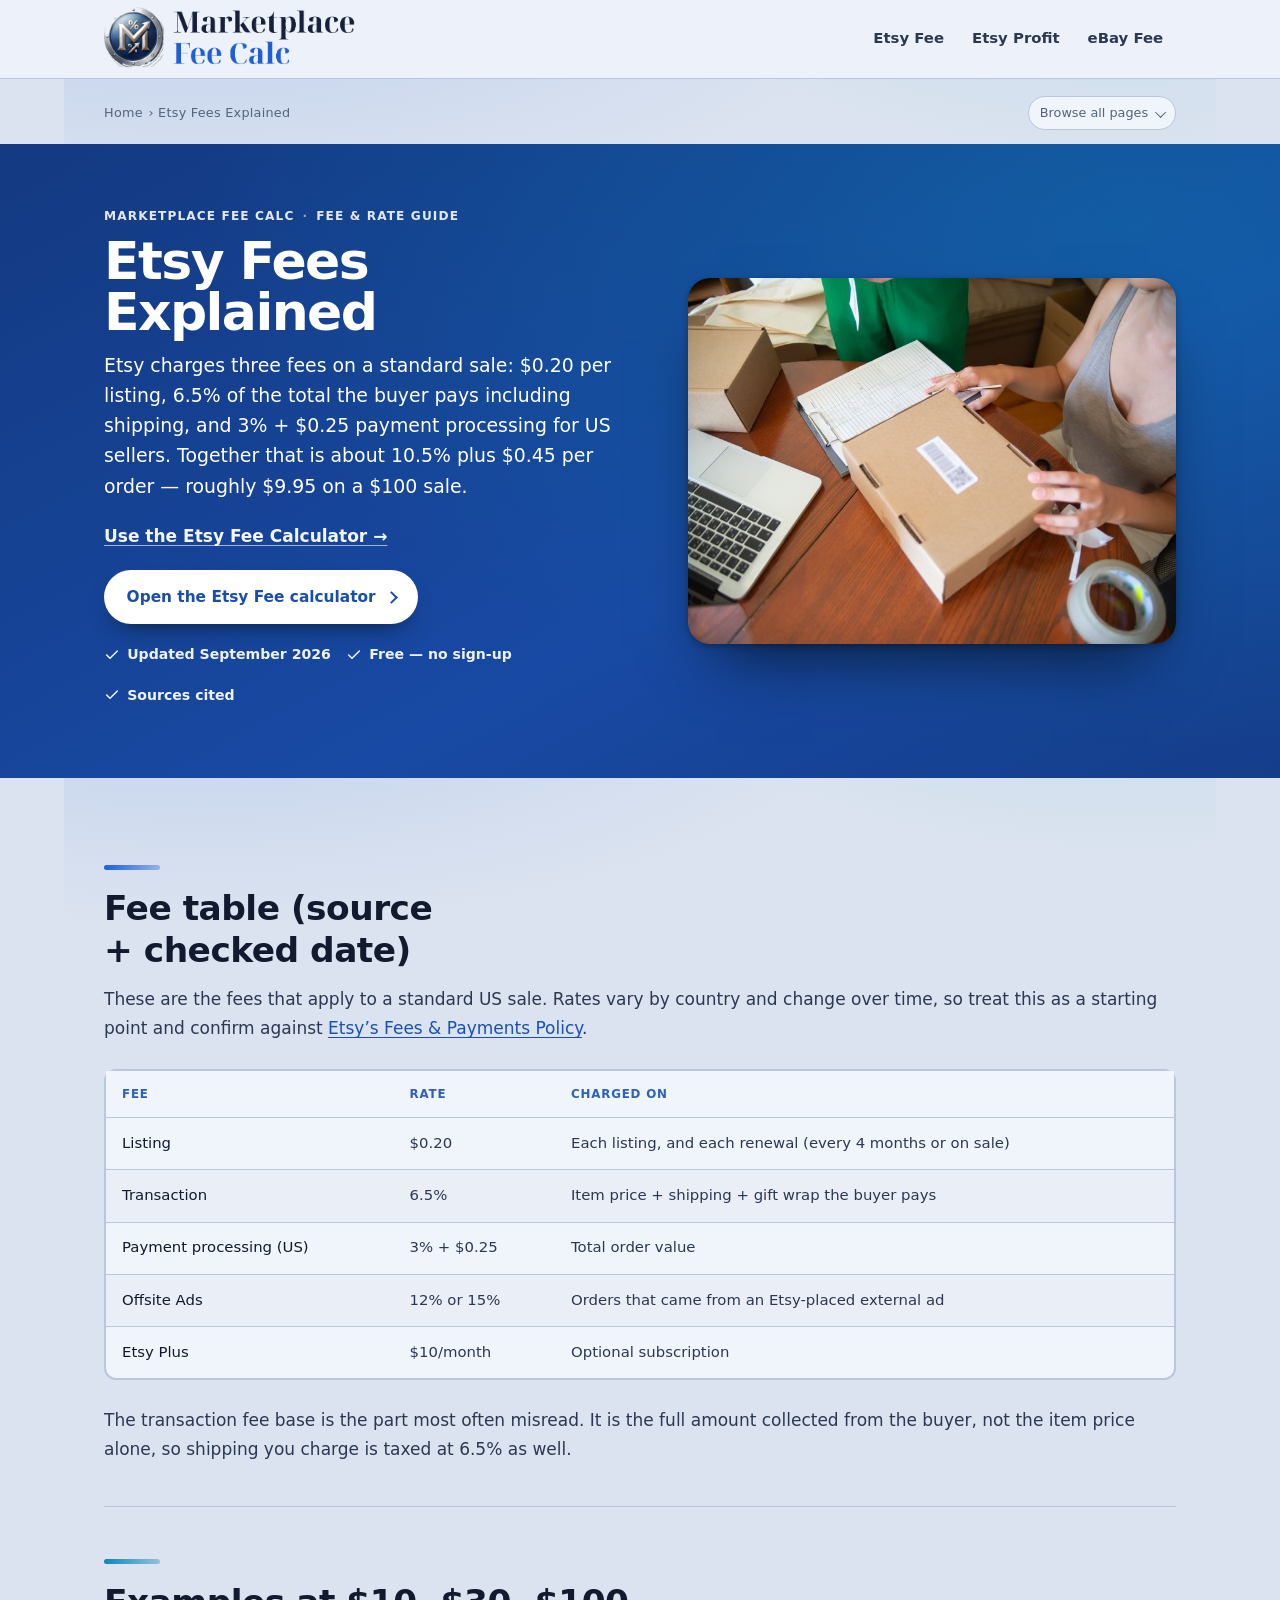
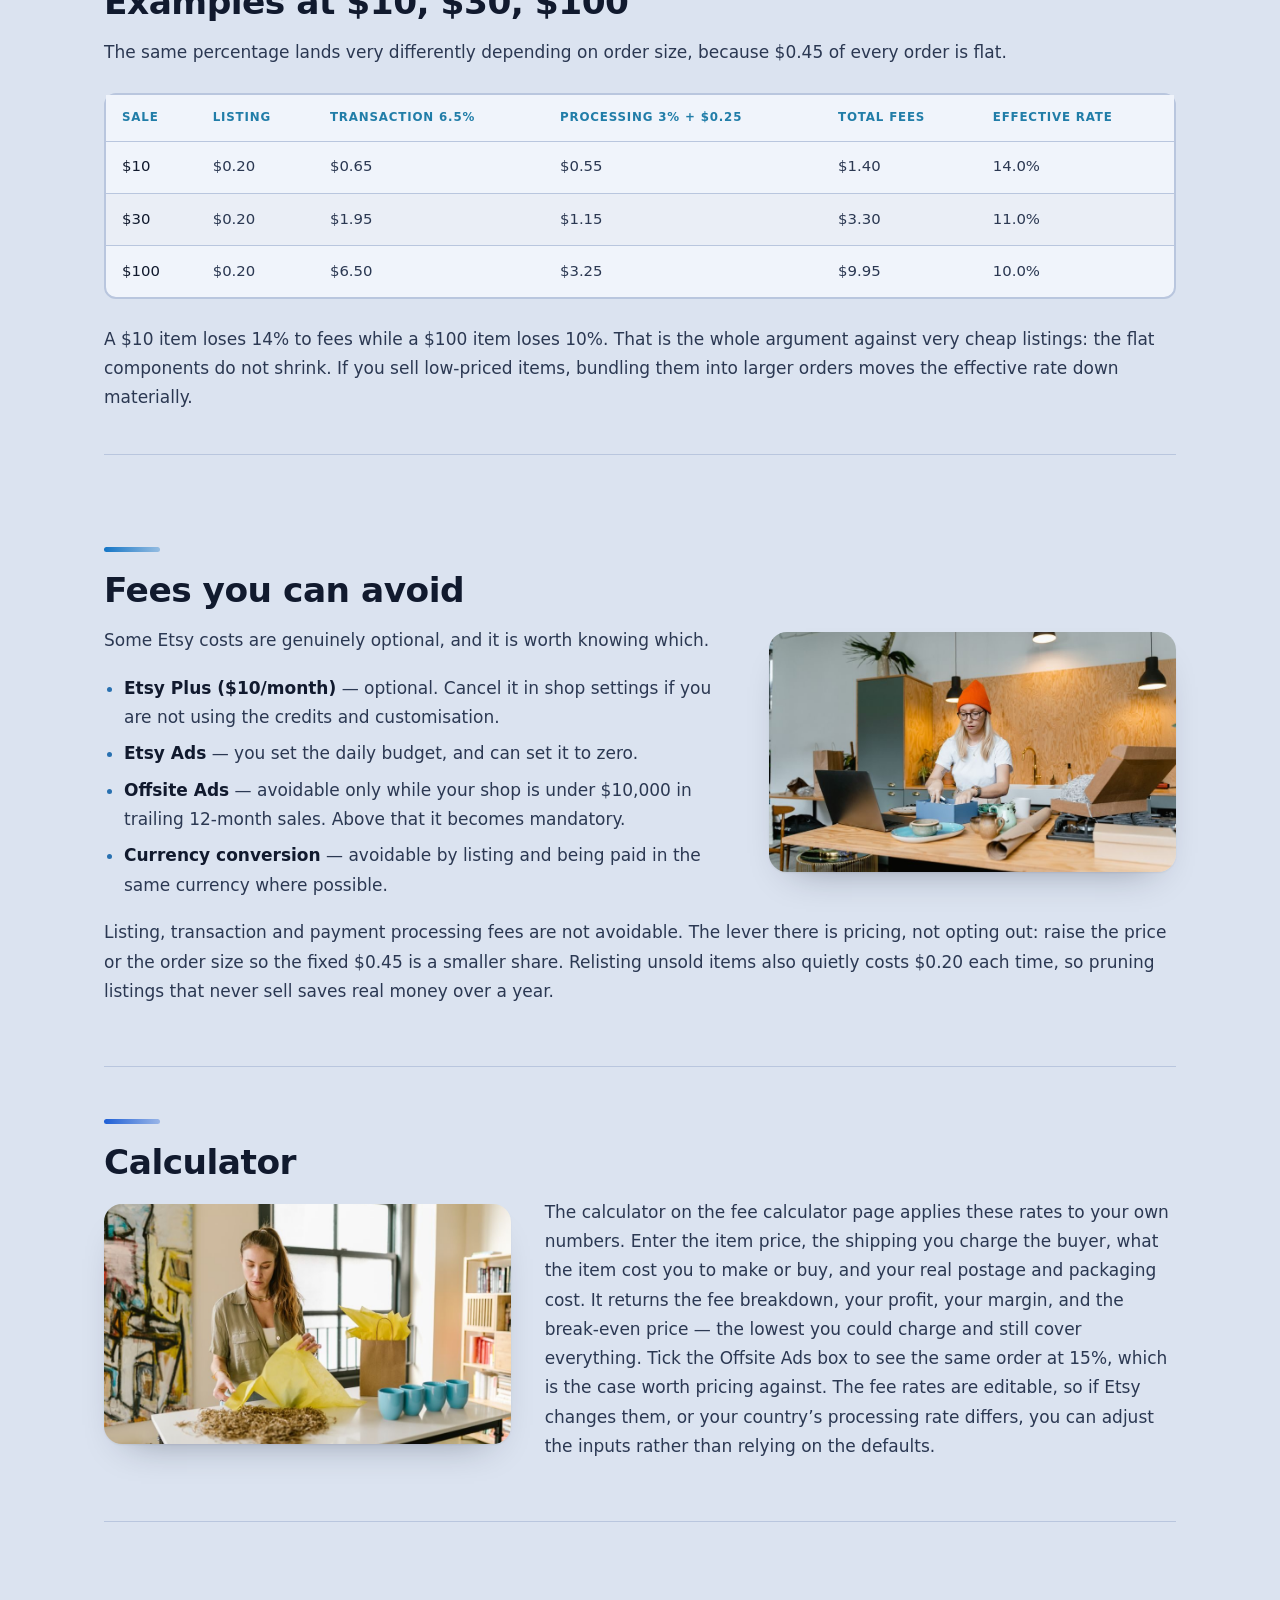
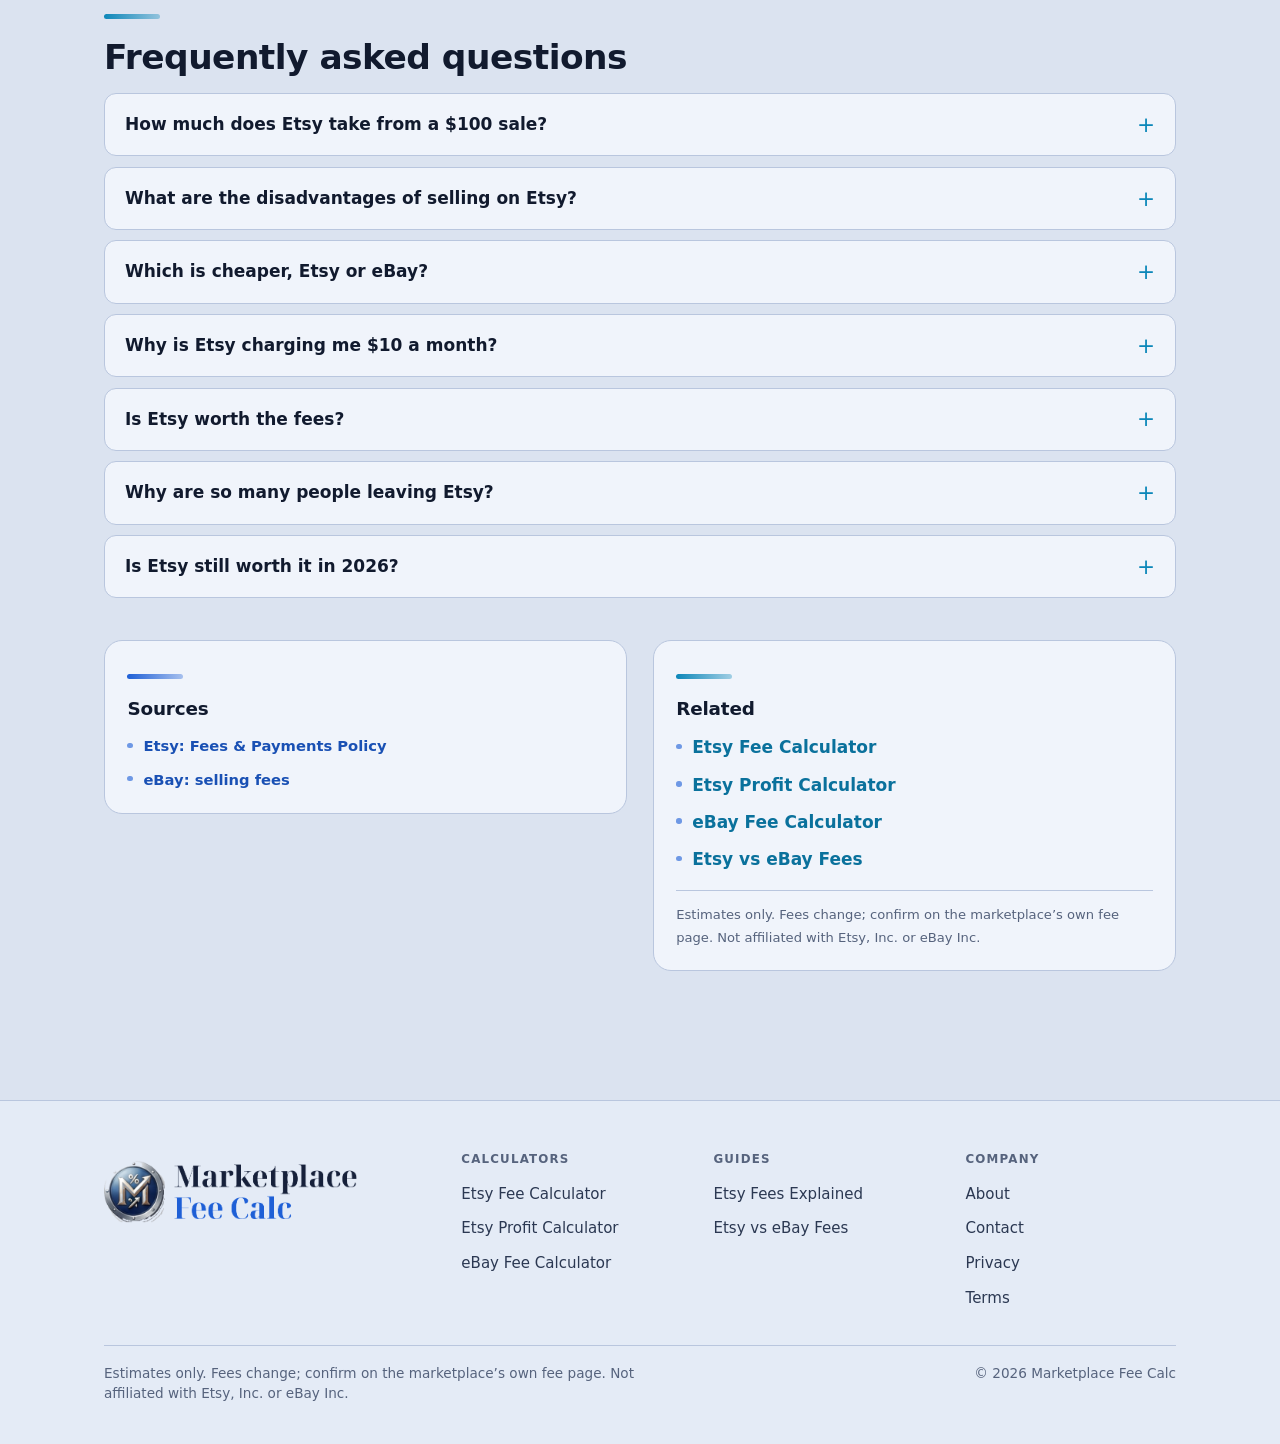
<file: etsy-fees/index.html>
<!doctype html>
<html lang="en-US" class="layout-bold">
<head>
<meta charset="utf-8">
<meta name="viewport" content="width=device-width, initial-scale=1">
<title>Etsy Fees Explained: Every Seller Fee (Sourced)</title>
<meta name="description" content="A plain list of Etsy seller fees with examples: listing, transaction, processing, Offsite Ads, currency conversion and more, sourced and dated.">
<link rel="canonical" href="https://marketplacefeecalc.com/etsy-fees/">
<meta property="og:title" content="Etsy Fees Explained: Every Seller Fee (Sourced)">
<meta property="og:description" content="A plain list of Etsy seller fees with examples: listing, transaction, processing, Offsite Ads, currency conversion and more, sourced and dated.">
<meta property="og:url" content="https://marketplacefeecalc.com/etsy-fees/">
<meta property="og:type" content="website">
<link rel="stylesheet" href="/assets/site.css">
<link rel="stylesheet" href="/assets/layouts.css">
<style>:root{--brand:#1e5fd6;--accent:#0891b2;--bg:#dbe3f0;--surface:#f0f4fb;--soft:#e4ebf6;--sunken:#ccd7ea;--ink:#111a2e;--ink-2:#2b3852;--muted:#56637d;--line:#b9c6de;--line-strong:#9aaccb;--brand-ink:color-mix(in srgb,var(--brand) 82%,#000 18%);--brand-soft:color-mix(in srgb,var(--brand) 9%,var(--bg));--brand-line:color-mix(in srgb,var(--brand) 28%,var(--line));--warn:#8a4b00;--warn-bg:color-mix(in srgb,#f59e0b 16%,var(--surface));--ok:#0f7b46}:root[data-theme="light"]{--brand:#1e5fd6;--accent:#0891b2;--bg:#dbe3f0;--surface:#f0f4fb;--soft:#e4ebf6;--sunken:#ccd7ea;--ink:#111a2e;--ink-2:#2b3852;--muted:#56637d;--line:#b9c6de;--line-strong:#9aaccb;--brand-ink:color-mix(in srgb,var(--brand) 82%,#000 18%);--brand-soft:color-mix(in srgb,var(--brand) 9%,var(--bg));--brand-line:color-mix(in srgb,var(--brand) 28%,var(--line));--warn:#8a4b00;--warn-bg:color-mix(in srgb,#f59e0b 16%,var(--surface));--ok:#0f7b46}:root[data-theme="dark"]{--brand:#1e5fd6;--accent:#0891b2;--bg:#dbe3f0;--surface:#f0f4fb;--soft:#e4ebf6;--sunken:#ccd7ea;--ink:#111a2e;--ink-2:#2b3852;--muted:#56637d;--line:#b9c6de;--line-strong:#9aaccb;--brand-ink:color-mix(in srgb,var(--brand) 82%,#000 18%);--brand-soft:color-mix(in srgb,var(--brand) 9%,var(--bg));--brand-line:color-mix(in srgb,var(--brand) 28%,var(--line));--warn:#8a4b00;--warn-bg:color-mix(in srgb,#f59e0b 16%,var(--surface));--ok:#0f7b46}</style>
<script type="application/ld+json">{"@context":"https://schema.org","@type":"BreadcrumbList","itemListElement":[{"@type":"ListItem","position":1,"name":"Marketplace Fee Calc","item":"https://marketplacefeecalc.com/"},{"@type":"ListItem","position":2,"name":"Etsy Fees Explained","item":"https://marketplacefeecalc.com/etsy-fees/"}]}</script>
<script type="application/ld+json">{"@context":"https://schema.org","@type":"Article","headline":"Etsy Fees Explained","description":"A plain list of Etsy seller fees with examples: listing, transaction, processing, Offsite Ads, currency conversion and more, sourced and dated.","url":"https://marketplacefeecalc.com/etsy-fees/","dateModified":"2026-09-16","author":{"@type":"Organization","name":"Marketplace Fee Calc","url":"https://marketplacefeecalc.com/"},"publisher":{"@type":"Organization","name":"Marketplace Fee Calc"}}</script>
<script>(function(){try{var t=localStorage.getItem("theme");if(t==="dark"||t==="light")document.documentElement.dataset.theme=t}catch(e){}})()</script>
<link rel="icon" href="/assets/brand/favicon.svg" type="image/svg+xml">
<link rel="icon" href="/assets/brand/icon-32.png" sizes="32x32" type="image/png">
<link rel="apple-touch-icon" href="/assets/brand/icon-180.png">
<link rel="manifest" href="/assets/brand/site.webmanifest">
<meta name="theme-color" content="#1e5fd6">
<meta property="og:image" content="https://marketplacefeecalc.com/assets/brand/og.png">
<meta property="og:image:width" content="1200">
<meta property="og:image:height" content="630">
<meta name="twitter:card" content="summary_large_image">
<meta name="twitter:image" content="https://marketplacefeecalc.com/assets/brand/og.png">
</head>
<body><a class="skip-link" href="#main">Skip to content</a>
<header class="site"><div class="wrap"><a class="logo" href="/" aria-label="Marketplace Fee Calc home"><span class="logo-mark"><img class="lk" src="/assets/brand/lockup.svg" alt="" width="821" height="168" loading="eager" decoding="async"></span></a><input class="nav-toggle" type="checkbox" id="nav-toggle" aria-label="Open menu"><label class="burger" for="nav-toggle" aria-hidden="true"><span></span></label><nav class="site" aria-label="Primary"><a href="/etsy-fee-calculator/">Etsy Fee</a><a href="/etsy-profit-calculator/">Etsy Profit</a><a href="/ebay-fee-calculator/">eBay Fee</a></nav></div></header>
<main id="main">
<div class="wrap"><nav class="breadcrumb" aria-label="Breadcrumb"><a href="/">Home</a> › Etsy Fees Explained</nav><details class="subnav"><summary><span>Browse all pages</span></summary><div class="subnav-grid"><div class="subnav-col"><p class="subnav-h">Calculators</p><ul><li><a href="/etsy-fee-calculator/">Etsy Fee Calculator</a></li><li><a href="/etsy-profit-calculator/">Etsy Profit Calculator</a></li><li><a href="/ebay-fee-calculator/">eBay Fee Calculator</a></li></ul></div><div class="subnav-col"><p class="subnav-h">Guides</p><ul><li><a href="/etsy-fees/" aria-current="page">Etsy Fees Explained</a></li><li><a href="/etsy-vs-ebay-fees/">Etsy vs eBay Fees</a></li></ul></div></div></details></div>
<section class="hero-band"><div class="hero">
<div>
<p class="eyebrow">Marketplace Fee Calc <span aria-hidden="true">&middot;</span> Fee &amp; rate guide</p>
<h1>Etsy Fees Explained</h1>
<p class="answer">Etsy charges three fees on a standard sale: $0.20 per listing, 6.5% of the total the buyer pays including shipping, and 3% + $0.25 payment processing for US sellers. Together that is about 10.5% plus $0.45 per order — roughly $9.95 on a $100 sale.</p>
<p class="updated">Updated <time datetime="2026-09-16">16 September 2026</time></p>
<p><a href="/etsy-fee-calculator/"><strong>Use the Etsy Fee Calculator →</strong></a></p>
<div class="hero-cta"><a class="btn-hero" href="/etsy-fee-calculator/">Open the Etsy Fee calculator</a></div><ul class="hero-chips"><li><svg viewBox="0 0 24 24" fill="none" stroke="currentColor" stroke-width="2.2" stroke-linecap="round" stroke-linejoin="round" aria-hidden="true"><path d="M4 12l5 5L20 6"/></svg>Updated September 2026</li><li><svg viewBox="0 0 24 24" fill="none" stroke="currentColor" stroke-width="2.2" stroke-linecap="round" stroke-linejoin="round" aria-hidden="true"><path d="M4 12l5 5L20 6"/></svg>Free &mdash; no sign-up</li><li><svg viewBox="0 0 24 24" fill="none" stroke="currentColor" stroke-width="2.2" stroke-linecap="round" stroke-linejoin="round" aria-hidden="true"><path d="M4 12l5 5L20 6"/></svg>Sources cited</li></ul>
</div>
<figure class="hero-art hero-photo"><img src="/assets/img/p-etsy-fees.jpg" alt="A man pointing at a laptop screen on a desk" width="900" height="600" loading="eager" decoding="async" fetchpriority="high"></figure>
</div></section>
<div class="wrap">

<div class="ad-slot"><!-- Ad slot 1 (below the tool). Leave empty until AdSense is approved. --></div>
<section class="sec">
<h2>Fee table (source + checked date)</h2>
<p>These are the fees that apply to a standard US sale. Rates vary by country and change over time, so treat this as a starting point and confirm against <a href="https://www.etsy.com/legal/fees" rel="nofollow noopener">Etsy’s Fees &amp; Payments Policy</a>.</p><table><thead><tr><th>Fee</th><th>Rate</th><th>Charged on</th></tr></thead><tbody><tr><td>Listing</td><td>$0.20</td><td>Each listing, and each renewal (every 4 months or on sale)</td></tr><tr><td>Transaction</td><td>6.5%</td><td>Item price + shipping + gift wrap the buyer pays</td></tr><tr><td>Payment processing (US)</td><td>3% + $0.25</td><td>Total order value</td></tr><tr><td>Offsite Ads</td><td>12% or 15%</td><td>Orders that came from an Etsy-placed external ad</td></tr><tr><td>Etsy Plus</td><td>$10/month</td><td>Optional subscription</td></tr></tbody></table><p>The transaction fee base is the part most often misread. It is the full amount collected from the buyer, not the item price alone, so shipping you charge is taxed at 6.5% as well.</p>
</section>
<section class="sec">
<h2>Examples at $10, $30, $100</h2>
<p>The same percentage lands very differently depending on order size, because $0.45 of every order is flat.</p><table><thead><tr><th>Sale</th><th>Listing</th><th>Transaction 6.5%</th><th>Processing 3% + $0.25</th><th>Total fees</th><th>Effective rate</th></tr></thead><tbody><tr><td>$10</td><td>$0.20</td><td>$0.65</td><td>$0.55</td><td>$1.40</td><td>14.0%</td></tr><tr><td>$30</td><td>$0.20</td><td>$1.95</td><td>$1.15</td><td>$3.30</td><td>11.0%</td></tr><tr><td>$100</td><td>$0.20</td><td>$6.50</td><td>$3.25</td><td>$9.95</td><td>10.0%</td></tr></tbody></table><p>A $10 item loses 14% to fees while a $100 item loses 10%. That is the whole argument against very cheap listings: the flat components do not shrink. If you sell low-priced items, bundling them into larger orders moves the effective rate down materially.</p>
</section>
<section class="sec">
<h2>Fees you can avoid</h2>
<figure class="sec-photo"><img src="/assets/img/s-etsy-fees-2.jpg" alt="A woman in a kitchen packs a box while using a laptop, surrounded by kitchenware." width="940" height="627" loading="lazy" decoding="async"></figure>
<p>Some Etsy costs are genuinely optional, and it is worth knowing which.</p><ul><li><strong>Etsy Plus ($10/month)</strong> — optional. Cancel it in shop settings if you are not using the credits and customisation.</li><li><strong>Etsy Ads</strong> — you set the daily budget, and can set it to zero.</li><li><strong>Offsite Ads</strong> — avoidable only while your shop is under $10,000 in trailing 12-month sales. Above that it becomes mandatory.</li><li><strong>Currency conversion</strong> — avoidable by listing and being paid in the same currency where possible.</li></ul><p>Listing, transaction and payment processing fees are not avoidable. The lever there is pricing, not opting out: raise the price or the order size so the fixed $0.45 is a smaller share. Relisting unsold items also quietly costs $0.20 each time, so pruning listings that never sell saves real money over a year.</p>
</section>
<section class="sec is-wide">
<h2>Calculator</h2>
<figure class="sec-photo"><img src="/assets/img/s-etsy-fees-3.jpg" alt="A woman in a green shirt wraps gifts in yellow tissue paper at a work table." width="940" height="627" loading="lazy" decoding="async"></figure>
<p>The calculator on the fee calculator page applies these rates to your own numbers. Enter the item price, the shipping you charge the buyer, what the item cost you to make or buy, and your real postage and packaging cost. It returns the fee breakdown, your profit, your margin, and the break-even price — the lowest you could charge and still cover everything. Tick the Offsite Ads box to see the same order at 15%, which is the case worth pricing against. The fee rates are editable, so if Etsy changes them, or your country’s processing rate differs, you can adjust the inputs rather than relying on the defaults.</p>
</section>
<section class="sec">
<h2>Frequently asked questions</h2>
<div class="faq">
<details><summary>How much does Etsy take from a $100 sale?</summary><p>Etsy takes <strong>$9.95</strong> from a $100 sale: $6.50 transaction (6.5%), $3.25 processing (3% + $0.25), and $0.20 listing. You keep $90.05 before your own costs. If the buyer paid shipping on top, the 6.5% applies to that as well, and an Offsite Ads order adds a further 12% or 15%.</p></details>
<details><summary>What are the disadvantages of selling on Etsy?</summary><p>Thin margins on low-priced items, since $0.45 per order is flat. Offsite Ads becoming mandatory once you pass $10,000 in trailing sales. Heavy competition in popular categories, which pushes prices down. And limited ownership of the customer relationship — buyers tend to remember Etsy, not your shop, which makes repeat business harder to build than on your own site.</p></details>
<details><summary>Which is cheaper, Etsy or eBay?</summary><p>It depends on price. Etsy is about 10.5% + $0.45 per order; eBay is around 13.6% + $0.40 for most categories. Etsy is usually cheaper on a like-for-like sale. But eBay’s rate varies widely by category (roughly 2.5% to 15.3%), so in some categories eBay is cheaper. Check your specific category on <a href="https://www.ebay.com/help/selling/fees-credits-invoices/selling-fees" rel="nofollow noopener">eBay’s selling fees page</a>.</p></details>
<details><summary>Why is Etsy charging me $10 a month?</summary><p>That is Etsy Plus, an optional $10-per-month subscription — not a required selling fee. It provides listing credits, restock requests and extra shop customisation. If you are not actively using those, cancel it in your shop settings; the per-sale fees are unaffected either way.</p></details>
<details><summary>Is Etsy worth the fees?</summary><p>It is worth it when the margin survives the fees. About 10.5% plus fixed cents is reasonable for access to an audience already searching for handmade and vintage goods. The test is simple: price a real item with your true material and postage costs, subtract the fees, and see whether what is left pays you properly for your time. If it only works when no Offsite Ads order lands, it is too tight.</p></details>
<details><summary>Why are so many people leaving Etsy?</summary><p>Mostly rising costs and reduced control. Fee increases, mandatory Offsite Ads above $10,000 in trailing sales, more competition in saturated categories, and search visibility that can change without warning. Sellers who leave usually move to their own storefront to own pricing and the customer list — accepting that they must then generate their own traffic, which is the trade Etsy was covering.</p></details>
<details><summary>Is Etsy still worth it in 2026?</summary><p>Yes, for the right products. Etsy still delivers buyers with purchase intent in handmade, vintage and craft supply categories, which is expensive to replicate independently. It stops being worth it when your items are low-priced enough that the flat $0.45 dominates, or generic enough that you compete purely on price. Run your actual numbers rather than deciding on the headline percentage.</p></details>
</div>
</section>
<div class="endmatter"><section class="sec is-short">
<h2>Sources</h2>
<ul class="sources">
<li><a href="https://www.etsy.com/legal/fees" rel="nofollow noopener">Etsy: Fees &amp; Payments Policy</a></li>
<li><a href="https://www.ebay.com/help/selling/fees-credits-invoices/selling-fees" rel="nofollow noopener">eBay: selling fees</a></li>
</ul>
</section>
<section class="sec is-short">
<h2>Related</h2>
<ul>
<li><a href="/etsy-fee-calculator/">Etsy Fee Calculator</a></li>
<li><a href="/etsy-profit-calculator/">Etsy Profit Calculator</a></li>
<li><a href="/ebay-fee-calculator/">eBay Fee Calculator</a></li>
<li><a href="/etsy-vs-ebay-fees/">Etsy vs eBay Fees</a></li>
</ul>
<p class="disclaimer">Estimates only. Fees change; confirm on the marketplace’s own fee page. Not affiliated with Etsy, Inc. or eBay Inc.</p>
</section></div>
</div></main>
<footer class="site"><div class="wrap">
<div class="f-brand"><a class="footer-brand" href="/" aria-label="Marketplace Fee Calc home"><span class="logo-mark"><img class="lk" src="/assets/brand/lockup.svg" alt="" width="821" height="168" loading="lazy" decoding="async"></span></a></div>
<nav class="f-col" aria-label="Calculators"><h3>Calculators</h3><ul><li><a href="/etsy-fee-calculator/">Etsy Fee Calculator</a></li><li><a href="/etsy-profit-calculator/">Etsy Profit Calculator</a></li><li><a href="/ebay-fee-calculator/">eBay Fee Calculator</a></li></ul></nav>
<nav class="f-col" aria-label="Guides"><h3>Guides</h3><ul><li><a href="/etsy-fees/">Etsy Fees Explained</a></li><li><a href="/etsy-vs-ebay-fees/">Etsy vs eBay Fees</a></li></ul></nav>
<nav class="f-col" aria-label="Company"><h3>Company</h3><ul><li><a href="/about/">About</a></li><li><a href="/contact/">Contact</a></li><li><a href="/privacy/">Privacy</a></li><li><a href="/terms/">Terms</a></li></ul></nav>
<div class="f-legal"><p>Estimates only. Fees change; confirm on the marketplace’s own fee page. Not affiliated with Etsy, Inc. or eBay Inc.</p><p>© <span id="y"></span> Marketplace Fee Calc</p></div>
</div></footer>
<script>document.getElementById('y').textContent=new Date().getFullYear()</script>

</body>
</html>
</file>
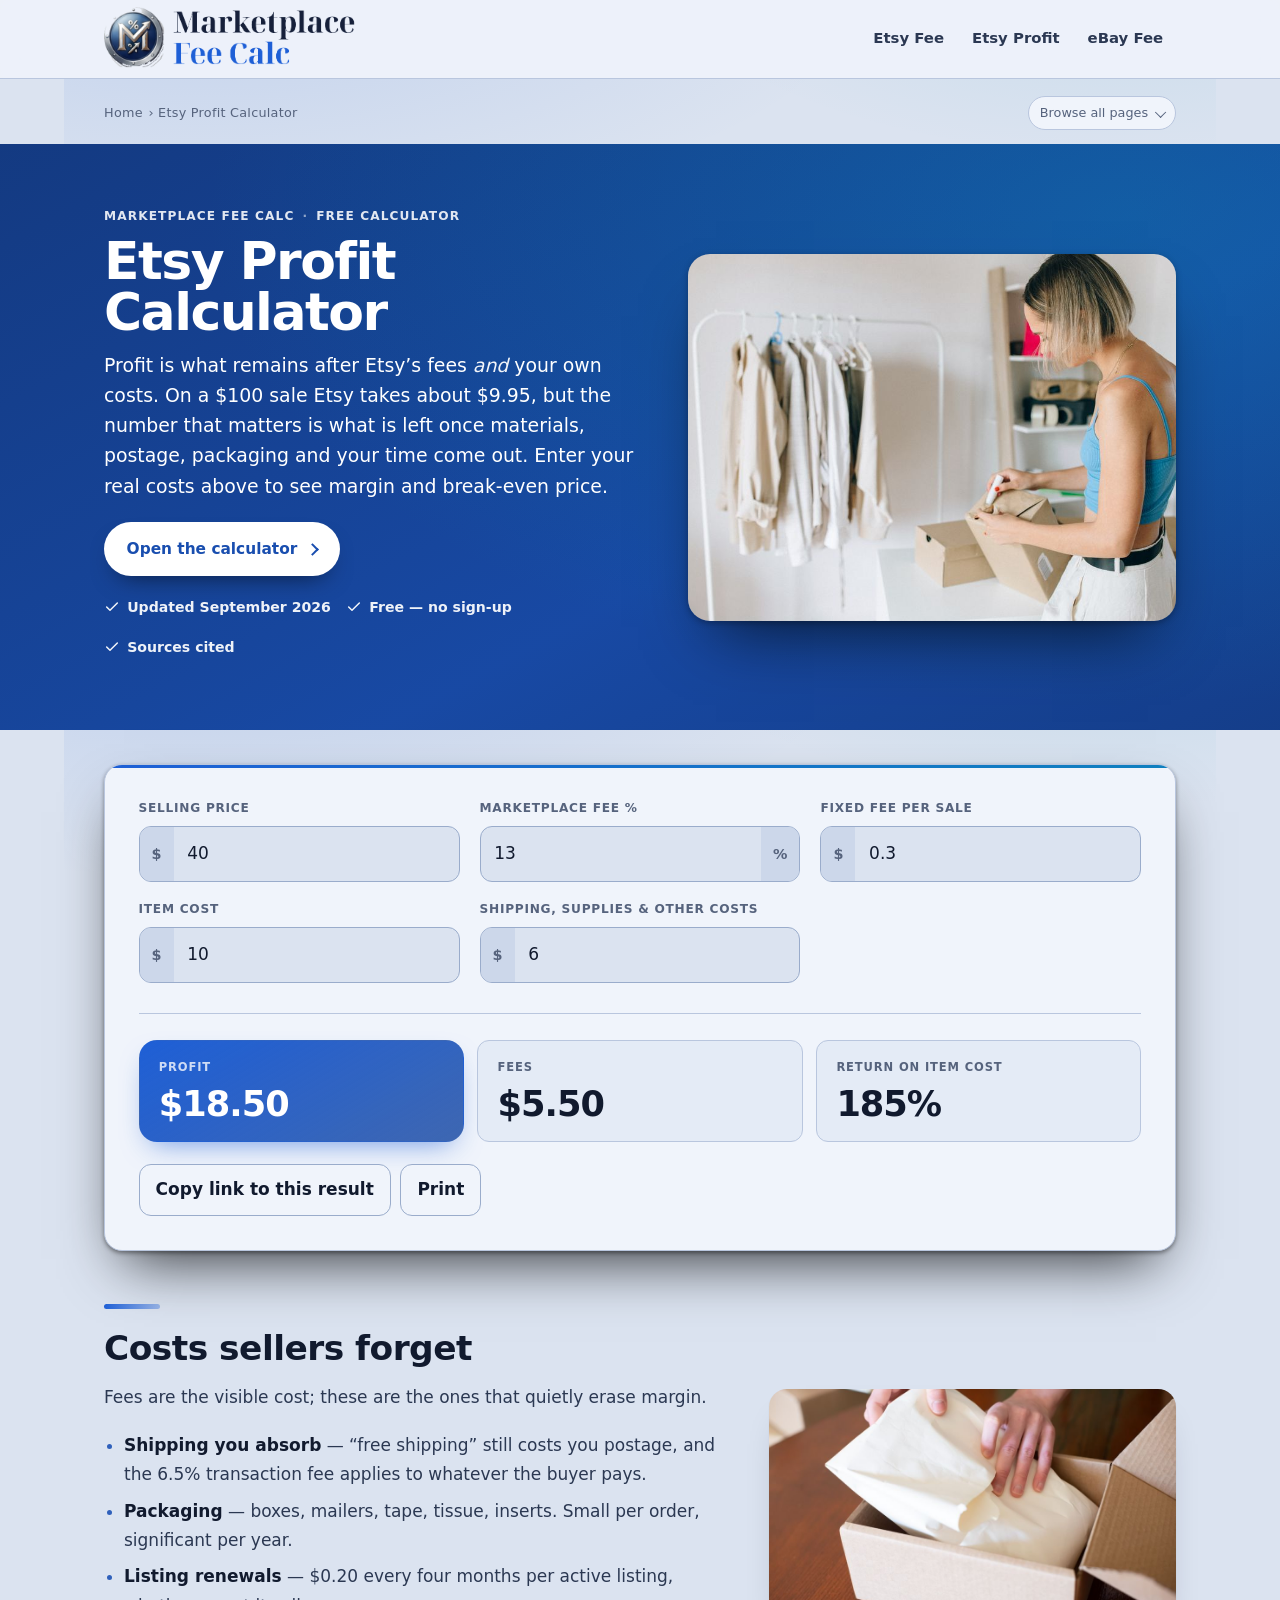
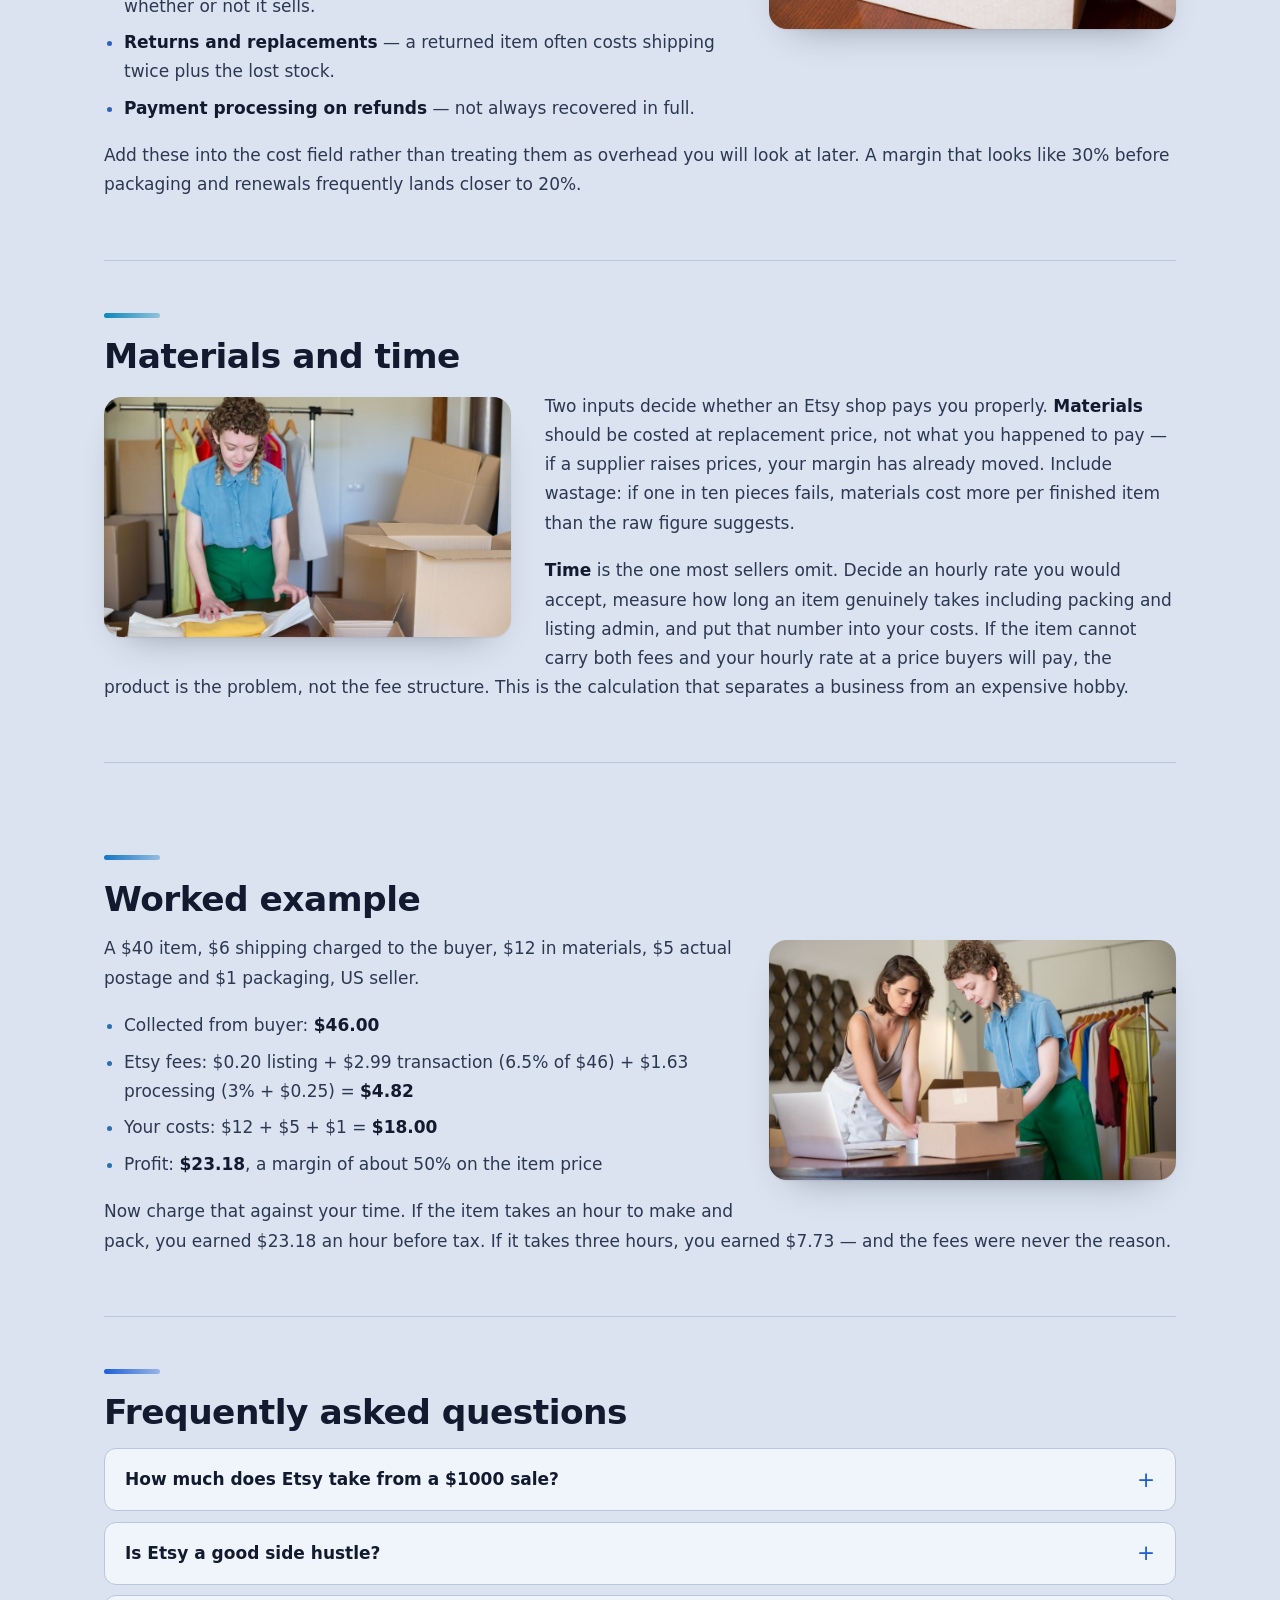
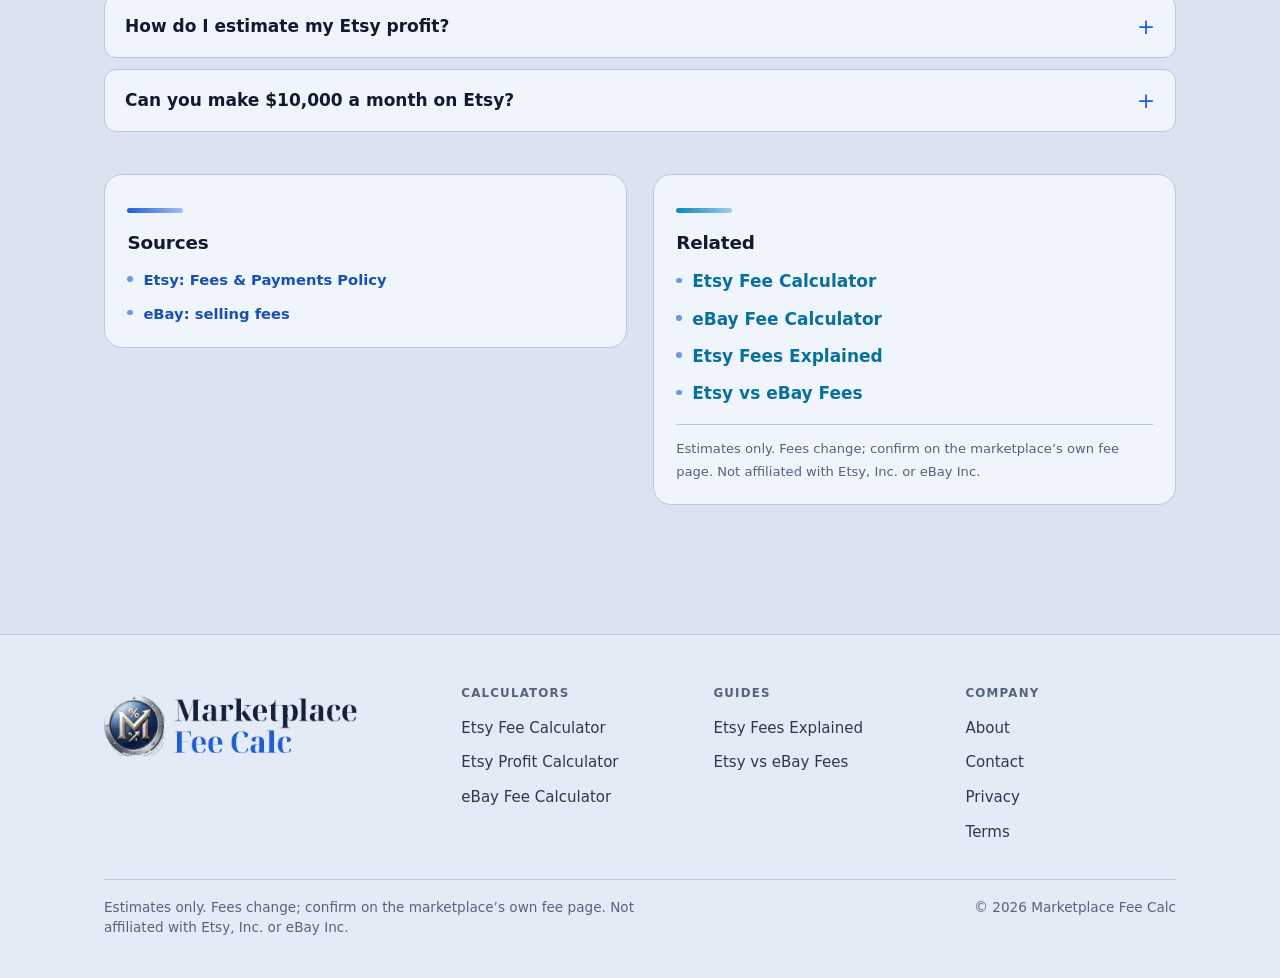
<file: etsy-profit-calculator/index.html>
<!doctype html>
<html lang="en-US" class="layout-bold">
<head>
<meta charset="utf-8">
<meta name="viewport" content="width=device-width, initial-scale=1">
<title>Etsy Profit Calculator for Handmade Sellers</title>
<meta name="description" content="Work out profit and return on cost for any listing after marketplace fees, materials, packaging and shipping.">
<link rel="canonical" href="https://marketplacefeecalc.com/etsy-profit-calculator/">
<meta property="og:title" content="Etsy Profit Calculator for Handmade Sellers">
<meta property="og:description" content="Work out profit and return on cost for any listing after marketplace fees, materials, packaging and shipping.">
<meta property="og:url" content="https://marketplacefeecalc.com/etsy-profit-calculator/">
<meta property="og:type" content="website">
<link rel="stylesheet" href="/assets/site.css">
<link rel="stylesheet" href="/assets/layouts.css">
<style>:root{--brand:#1e5fd6;--accent:#0891b2;--bg:#dbe3f0;--surface:#f0f4fb;--soft:#e4ebf6;--sunken:#ccd7ea;--ink:#111a2e;--ink-2:#2b3852;--muted:#56637d;--line:#b9c6de;--line-strong:#9aaccb;--brand-ink:color-mix(in srgb,var(--brand) 82%,#000 18%);--brand-soft:color-mix(in srgb,var(--brand) 9%,var(--bg));--brand-line:color-mix(in srgb,var(--brand) 28%,var(--line));--warn:#8a4b00;--warn-bg:color-mix(in srgb,#f59e0b 16%,var(--surface));--ok:#0f7b46}:root[data-theme="light"]{--brand:#1e5fd6;--accent:#0891b2;--bg:#dbe3f0;--surface:#f0f4fb;--soft:#e4ebf6;--sunken:#ccd7ea;--ink:#111a2e;--ink-2:#2b3852;--muted:#56637d;--line:#b9c6de;--line-strong:#9aaccb;--brand-ink:color-mix(in srgb,var(--brand) 82%,#000 18%);--brand-soft:color-mix(in srgb,var(--brand) 9%,var(--bg));--brand-line:color-mix(in srgb,var(--brand) 28%,var(--line));--warn:#8a4b00;--warn-bg:color-mix(in srgb,#f59e0b 16%,var(--surface));--ok:#0f7b46}:root[data-theme="dark"]{--brand:#1e5fd6;--accent:#0891b2;--bg:#dbe3f0;--surface:#f0f4fb;--soft:#e4ebf6;--sunken:#ccd7ea;--ink:#111a2e;--ink-2:#2b3852;--muted:#56637d;--line:#b9c6de;--line-strong:#9aaccb;--brand-ink:color-mix(in srgb,var(--brand) 82%,#000 18%);--brand-soft:color-mix(in srgb,var(--brand) 9%,var(--bg));--brand-line:color-mix(in srgb,var(--brand) 28%,var(--line));--warn:#8a4b00;--warn-bg:color-mix(in srgb,#f59e0b 16%,var(--surface));--ok:#0f7b46}</style>
<script type="application/ld+json">{"@context":"https://schema.org","@type":"BreadcrumbList","itemListElement":[{"@type":"ListItem","position":1,"name":"Marketplace Fee Calc","item":"https://marketplacefeecalc.com/"},{"@type":"ListItem","position":2,"name":"Etsy Profit Calculator","item":"https://marketplacefeecalc.com/etsy-profit-calculator/"}]}</script>
<script type="application/ld+json">{"@context":"https://schema.org","@type":"WebApplication","name":"Etsy Profit Calculator","url":"https://marketplacefeecalc.com/etsy-profit-calculator/","description":"Work out profit and return on cost for any listing after marketplace fees, materials, packaging and shipping.","applicationCategory":"BusinessApplication","operatingSystem":"Any","browserRequirements":"Requires JavaScript","isAccessibleForFree":true,"offers":{"@type":"Offer","price":"0","priceCurrency":"USD"}}</script>
<script src="/assets/calculator.js" defer></script>
<script src="/assets/calc-core.js" defer></script>
<script>(function(){try{var t=localStorage.getItem("theme");if(t==="dark"||t==="light")document.documentElement.dataset.theme=t}catch(e){}})()</script>
<link rel="icon" href="/assets/brand/favicon.svg" type="image/svg+xml">
<link rel="icon" href="/assets/brand/icon-32.png" sizes="32x32" type="image/png">
<link rel="apple-touch-icon" href="/assets/brand/icon-180.png">
<link rel="manifest" href="/assets/brand/site.webmanifest">
<meta name="theme-color" content="#1e5fd6">
<meta property="og:image" content="https://marketplacefeecalc.com/assets/brand/og.png">
<meta property="og:image:width" content="1200">
<meta property="og:image:height" content="630">
<meta name="twitter:card" content="summary_large_image">
<meta name="twitter:image" content="https://marketplacefeecalc.com/assets/brand/og.png">
</head>
<body><a class="skip-link" href="#main">Skip to content</a>
<header class="site"><div class="wrap"><a class="logo" href="/" aria-label="Marketplace Fee Calc home"><span class="logo-mark"><img class="lk" src="/assets/brand/lockup.svg" alt="" width="821" height="168" loading="eager" decoding="async"></span></a><input class="nav-toggle" type="checkbox" id="nav-toggle" aria-label="Open menu"><label class="burger" for="nav-toggle" aria-hidden="true"><span></span></label><nav class="site" aria-label="Primary"><a href="/etsy-fee-calculator/">Etsy Fee</a><a href="/etsy-profit-calculator/">Etsy Profit</a><a href="/ebay-fee-calculator/">eBay Fee</a></nav></div></header>
<main id="main">
<div class="wrap"><nav class="breadcrumb" aria-label="Breadcrumb"><a href="/">Home</a> › Etsy Profit Calculator</nav><details class="subnav"><summary><span>Browse all pages</span></summary><div class="subnav-grid"><div class="subnav-col"><p class="subnav-h">Calculators</p><ul><li><a href="/etsy-fee-calculator/">Etsy Fee Calculator</a></li><li><a href="/etsy-profit-calculator/" aria-current="page">Etsy Profit Calculator</a></li><li><a href="/ebay-fee-calculator/">eBay Fee Calculator</a></li></ul></div><div class="subnav-col"><p class="subnav-h">Guides</p><ul><li><a href="/etsy-fees/">Etsy Fees Explained</a></li><li><a href="/etsy-vs-ebay-fees/">Etsy vs eBay Fees</a></li></ul></div></div></details></div>
<section class="hero-band"><div class="hero">
<div>

<p class="eyebrow">Marketplace Fee Calc <span aria-hidden="true">&middot;</span> Free calculator</p>
<h1>Etsy Profit Calculator</h1>
<p class="answer">Profit is what remains after Etsy’s fees <em>and</em> your own costs. On a $100 sale Etsy takes about $9.95, but the number that matters is what is left once materials, postage, packaging and your time come out. Enter your real costs above to see margin and break-even price.</p>
<p class="updated">Updated <time datetime="2026-09-16">16 September 2026</time></p>
<div class="hero-cta"><a class="btn-hero" href="#calculator">Open the calculator</a></div><ul class="hero-chips"><li><svg viewBox="0 0 24 24" fill="none" stroke="currentColor" stroke-width="2.2" stroke-linecap="round" stroke-linejoin="round" aria-hidden="true"><path d="M4 12l5 5L20 6"/></svg>Updated September 2026</li><li><svg viewBox="0 0 24 24" fill="none" stroke="currentColor" stroke-width="2.2" stroke-linecap="round" stroke-linejoin="round" aria-hidden="true"><path d="M4 12l5 5L20 6"/></svg>Free &mdash; no sign-up</li><li><svg viewBox="0 0 24 24" fill="none" stroke="currentColor" stroke-width="2.2" stroke-linecap="round" stroke-linejoin="round" aria-hidden="true"><path d="M4 12l5 5L20 6"/></svg>Sources cited</li></ul>
</div>
<figure class="hero-art hero-photo"><img src="/assets/img/p-etsy-profit-calculator.jpg" alt="A woman sitting in front of a laptop computer" width="900" height="600" loading="eager" decoding="async" fetchpriority="high"></figure>
</div></section>
<div class="wrap">

<div id="calculator" data-calc="resaleProfit"><noscript>This calculator needs JavaScript turned on.</noscript></div>

<div class="ad-slot"><!-- Ad slot 1 (below the tool). Leave empty until AdSense is approved. --></div>
<section class="sec">
<h2>Costs sellers forget</h2>
<figure class="sec-photo"><img src="/assets/img/s-etsy-profit-calculator-0.jpg" alt="Hands wrapping merchandise in a cardboard box for shipping, ideal for small business stock images." width="940" height="628" loading="lazy" decoding="async"></figure>
<p>Fees are the visible cost; these are the ones that quietly erase margin.</p><ul><li><strong>Shipping you absorb</strong> — “free shipping” still costs you postage, and the 6.5% transaction fee applies to whatever the buyer pays.</li><li><strong>Packaging</strong> — boxes, mailers, tape, tissue, inserts. Small per order, significant per year.</li><li><strong>Listing renewals</strong> — $0.20 every four months per active listing, whether or not it sells.</li><li><strong>Returns and replacements</strong> — a returned item often costs shipping twice plus the lost stock.</li><li><strong>Payment processing on refunds</strong> — not always recovered in full.</li></ul><p>Add these into the cost field rather than treating them as overhead you will look at later. A margin that looks like 30% before packaging and renewals frequently lands closer to 20%.</p>
</section>
<section class="sec is-wide">
<h2>Materials and time</h2>
<figure class="sec-photo"><img src="/assets/img/s-etsy-profit-calculator-1.jpg" alt="A young female entrepreneur packaging clothes in eco-friendly boxes in her online store workspace." width="940" height="628" loading="lazy" decoding="async"></figure>
<p>Two inputs decide whether an Etsy shop pays you properly. <strong>Materials</strong> should be costed at replacement price, not what you happened to pay — if a supplier raises prices, your margin has already moved. Include wastage: if one in ten pieces fails, materials cost more per finished item than the raw figure suggests.</p><p><strong>Time</strong> is the one most sellers omit. Decide an hourly rate you would accept, measure how long an item genuinely takes including packing and listing admin, and put that number into your costs. If the item cannot carry both fees and your hourly rate at a price buyers will pay, the product is the problem, not the fee structure. This is the calculation that separates a business from an expensive hobby.</p>
</section>
<section class="sec">
<h2>Worked example</h2>
<figure class="sec-photo"><img src="/assets/img/s-etsy-profit-calculator-2.jpg" alt="Two women packing boxes in a fashion boutique, working on an e-commerce project." width="940" height="628" loading="lazy" decoding="async"></figure>
<p>A $40 item, $6 shipping charged to the buyer, $12 in materials, $5 actual postage and $1 packaging, US seller.</p><ul><li>Collected from buyer: <strong>$46.00</strong></li><li>Etsy fees: $0.20 listing + $2.99 transaction (6.5% of $46) + $1.63 processing (3% + $0.25) = <strong>$4.82</strong></li><li>Your costs: $12 + $5 + $1 = <strong>$18.00</strong></li><li>Profit: <strong>$23.18</strong>, a margin of about 50% on the item price</li></ul><p>Now charge that against your time. If the item takes an hour to make and pack, you earned $23.18 an hour before tax. If it takes three hours, you earned $7.73 — and the fees were never the reason.</p>
</section>
<section class="sec">
<h2>Frequently asked questions</h2>
<div class="faq">
<details><summary>How much does Etsy take from a $1000 sale?</summary><p>Etsy takes roughly <strong>$99.70</strong> from a $1,000 sale in standard fees: $65 transaction (6.5%), $30.25 processing (3% + $0.25) and $0.20 listing, leaving about $900.30. Shipping charged to the buyer increases the 6.5% base. If the order came through Offsite Ads, add 12% — $120 — which is the case worth pricing for.</p></details>
<details><summary>Is Etsy a good side hustle?</summary><p>It can be, when the product carries margin and you enjoy making it. The fees are predictable at about 10.5% plus fixed cents; the real constraint is time. Items that take hours to produce and sell for $20 rarely pay a sensible hourly rate. Higher-priced or faster-to-produce items are what make it work as a side income rather than a costly hobby.</p></details>
<details><summary>How do I estimate my Etsy profit?</summary><p>Take what the buyer pays, subtract Etsy’s fees, then subtract your materials, actual postage, packaging and time. The calculator above does the arithmetic; the accuracy depends entirely on honest cost inputs. Two figures matter most: margin percentage, and the break-even price that tells you how low you could go before the sale costs you money.</p></details>
<details><summary>Can you make $10,000 a month on Etsy?</summary><p>Some sellers do, but it requires volume, repeatable products and usually a team or outsourced production. At a 20% net margin, $10,000 a month in revenue leaves about $2,000. Treat published income claims sceptically — revenue is not profit, and most figures quoted online are revenue. Model your own numbers before planning around any target.</p></details>
</div>
</section>
<div class="endmatter"><section class="sec is-short">
<h2>Sources</h2>
<ul class="sources">
<li><a href="https://www.etsy.com/legal/fees" rel="nofollow noopener">Etsy: Fees &amp; Payments Policy</a></li>
<li><a href="https://www.ebay.com/help/selling/fees-credits-invoices/selling-fees" rel="nofollow noopener">eBay: selling fees</a></li>
</ul>
</section>
<section class="sec is-short">
<h2>Related</h2>
<ul>
<li><a href="/etsy-fee-calculator/">Etsy Fee Calculator</a></li>
<li><a href="/ebay-fee-calculator/">eBay Fee Calculator</a></li>
<li><a href="/etsy-fees/">Etsy Fees Explained</a></li>
<li><a href="/etsy-vs-ebay-fees/">Etsy vs eBay Fees</a></li>
</ul>
<p class="disclaimer">Estimates only. Fees change; confirm on the marketplace’s own fee page. Not affiliated with Etsy, Inc. or eBay Inc.</p>
</section></div>
</div></main>
<footer class="site"><div class="wrap">
<div class="f-brand"><a class="footer-brand" href="/" aria-label="Marketplace Fee Calc home"><span class="logo-mark"><img class="lk" src="/assets/brand/lockup.svg" alt="" width="821" height="168" loading="lazy" decoding="async"></span></a></div>
<nav class="f-col" aria-label="Calculators"><h3>Calculators</h3><ul><li><a href="/etsy-fee-calculator/">Etsy Fee Calculator</a></li><li><a href="/etsy-profit-calculator/">Etsy Profit Calculator</a></li><li><a href="/ebay-fee-calculator/">eBay Fee Calculator</a></li></ul></nav>
<nav class="f-col" aria-label="Guides"><h3>Guides</h3><ul><li><a href="/etsy-fees/">Etsy Fees Explained</a></li><li><a href="/etsy-vs-ebay-fees/">Etsy vs eBay Fees</a></li></ul></nav>
<nav class="f-col" aria-label="Company"><h3>Company</h3><ul><li><a href="/about/">About</a></li><li><a href="/contact/">Contact</a></li><li><a href="/privacy/">Privacy</a></li><li><a href="/terms/">Terms</a></li></ul></nav>
<div class="f-legal"><p>Estimates only. Fees change; confirm on the marketplace’s own fee page. Not affiliated with Etsy, Inc. or eBay Inc.</p><p>© <span id="y"></span> Marketplace Fee Calc</p></div>
</div></footer>
<script>document.getElementById('y').textContent=new Date().getFullYear()</script>

</body>
</html>
</file>
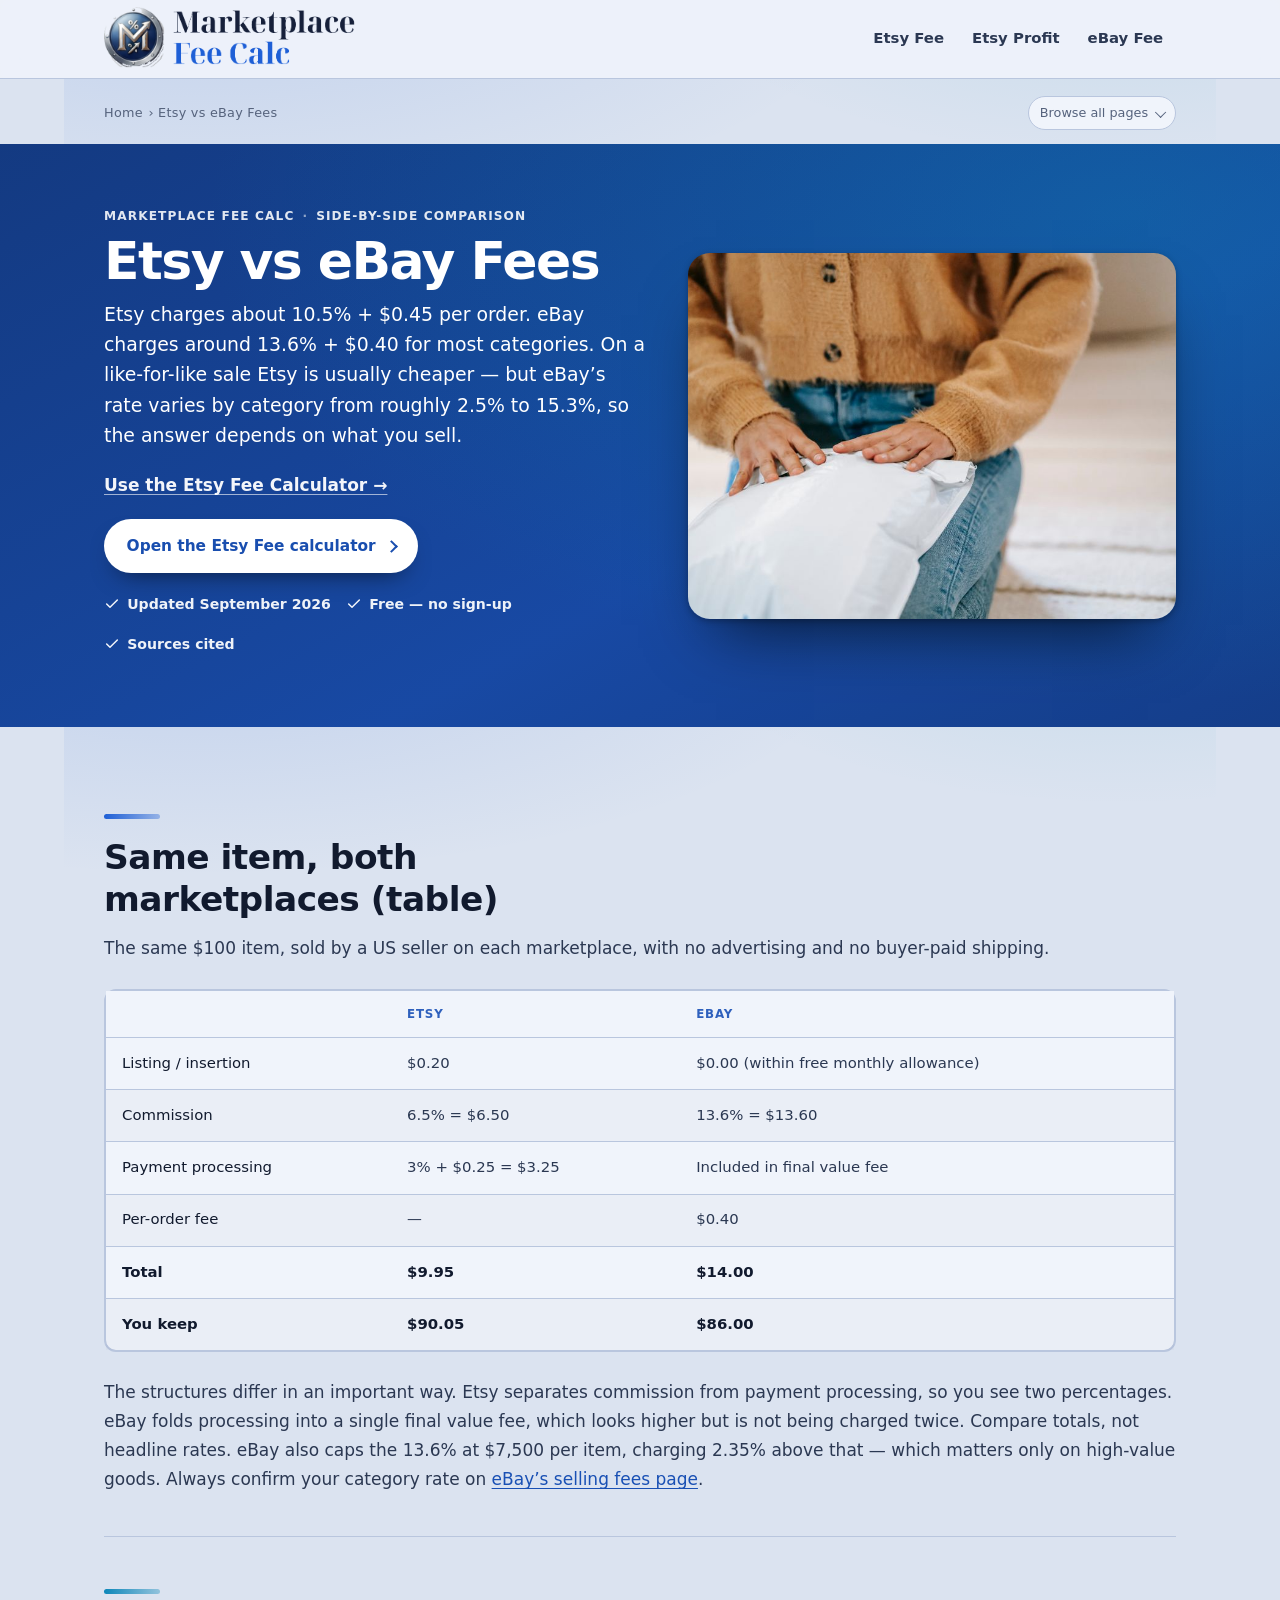
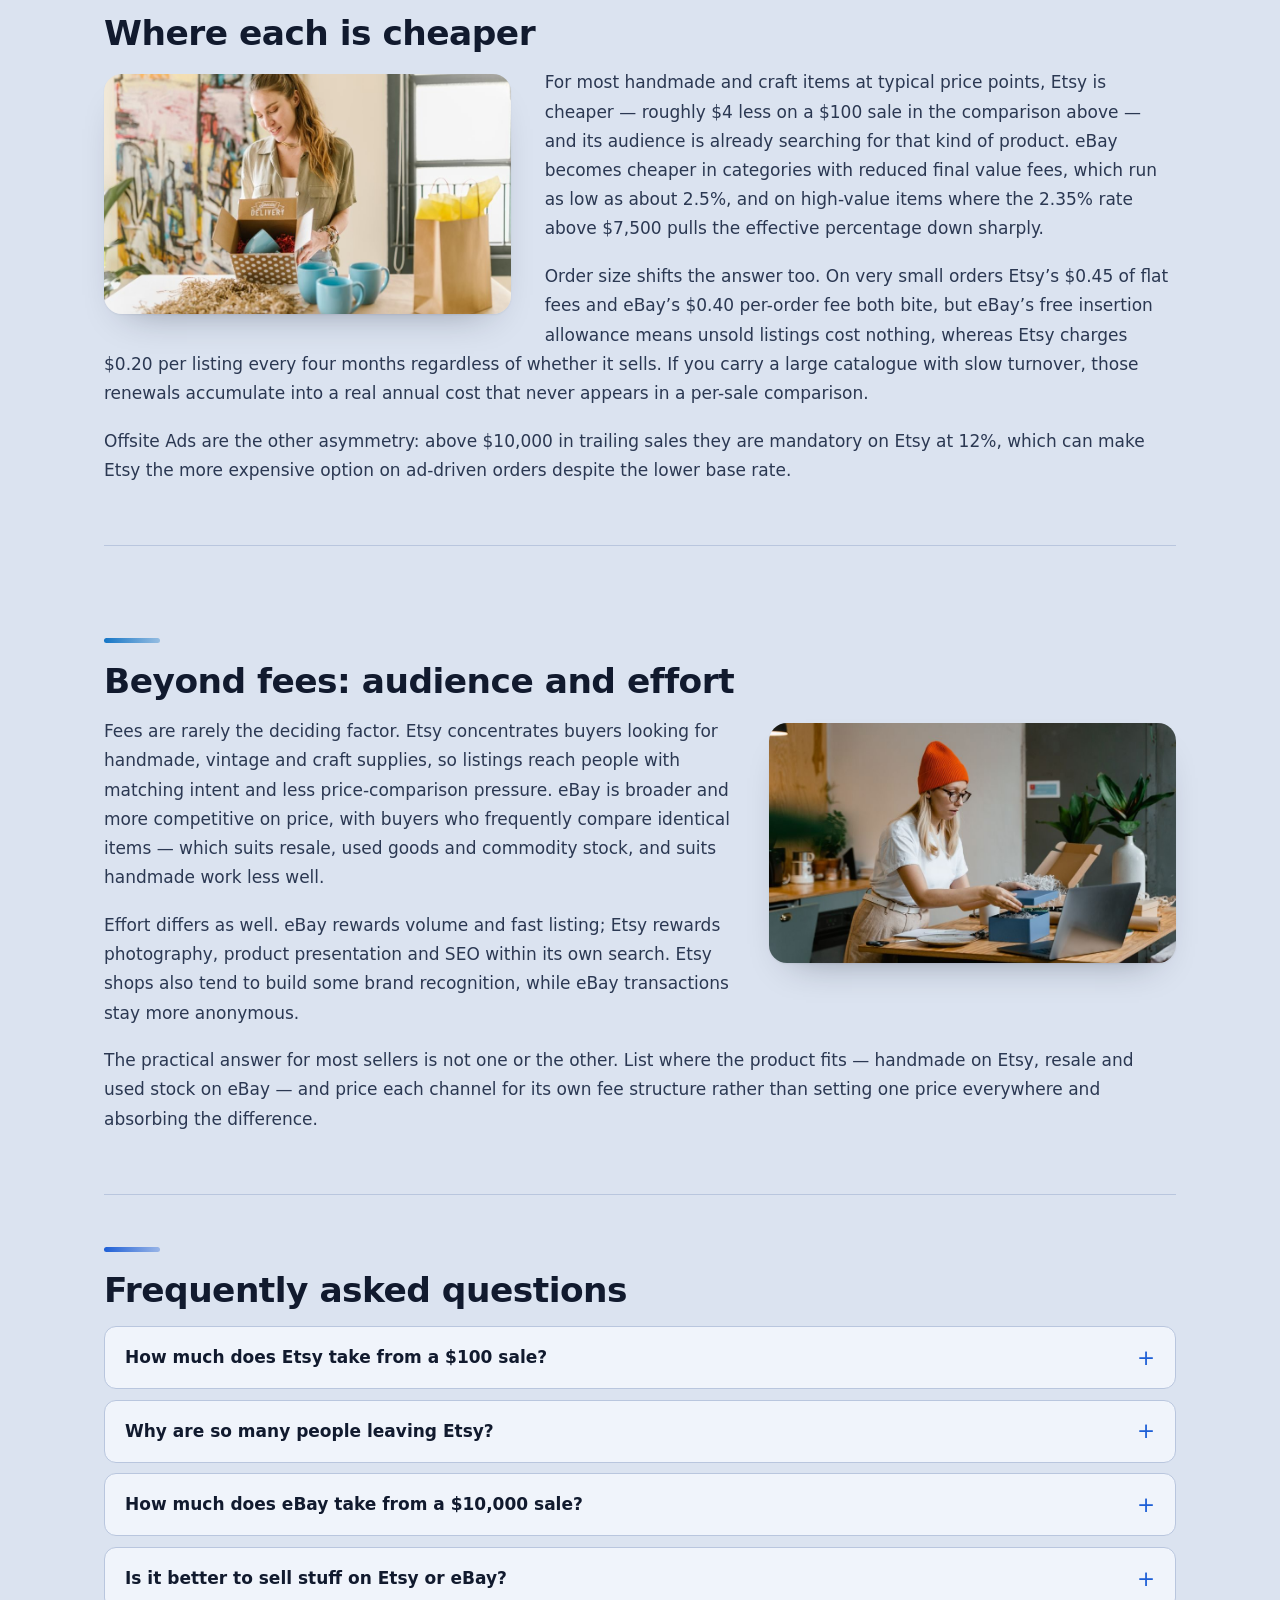
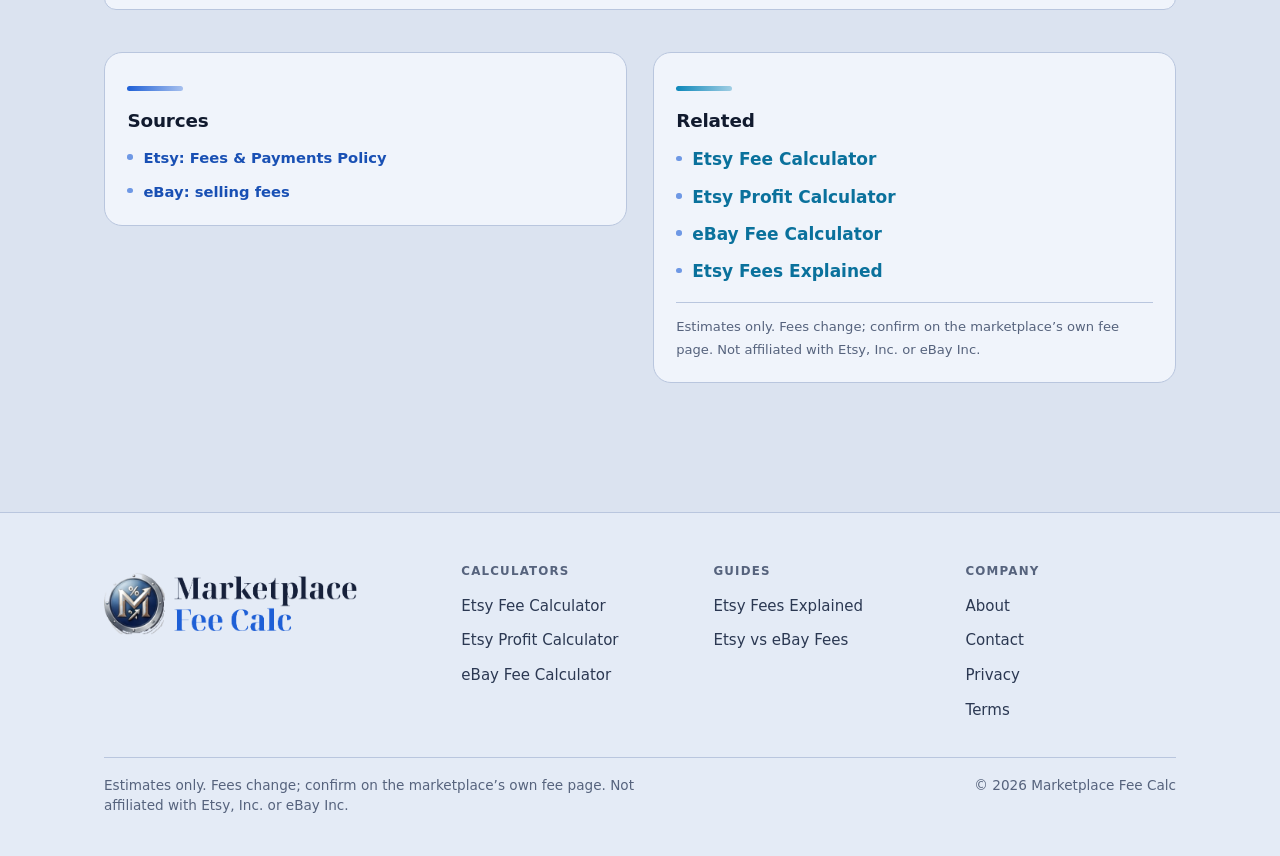
<file: etsy-vs-ebay-fees/index.html>
<!doctype html>
<html lang="en-US" class="layout-bold">
<head>
<meta charset="utf-8">
<meta name="viewport" content="width=device-width, initial-scale=1">
<title>Etsy Fees vs eBay Fees: Which Costs Sellers Less?</title>
<meta name="description" content="Side-by-side fees on the same sale at $10, $30 and $100, and which marketplace fits handmade, vintage and resale items.">
<link rel="canonical" href="https://marketplacefeecalc.com/etsy-vs-ebay-fees/">
<meta property="og:title" content="Etsy Fees vs eBay Fees: Which Costs Sellers Less?">
<meta property="og:description" content="Side-by-side fees on the same sale at $10, $30 and $100, and which marketplace fits handmade, vintage and resale items.">
<meta property="og:url" content="https://marketplacefeecalc.com/etsy-vs-ebay-fees/">
<meta property="og:type" content="website">
<link rel="stylesheet" href="/assets/site.css">
<link rel="stylesheet" href="/assets/layouts.css">
<style>:root{--brand:#1e5fd6;--accent:#0891b2;--bg:#dbe3f0;--surface:#f0f4fb;--soft:#e4ebf6;--sunken:#ccd7ea;--ink:#111a2e;--ink-2:#2b3852;--muted:#56637d;--line:#b9c6de;--line-strong:#9aaccb;--brand-ink:color-mix(in srgb,var(--brand) 82%,#000 18%);--brand-soft:color-mix(in srgb,var(--brand) 9%,var(--bg));--brand-line:color-mix(in srgb,var(--brand) 28%,var(--line));--warn:#8a4b00;--warn-bg:color-mix(in srgb,#f59e0b 16%,var(--surface));--ok:#0f7b46}:root[data-theme="light"]{--brand:#1e5fd6;--accent:#0891b2;--bg:#dbe3f0;--surface:#f0f4fb;--soft:#e4ebf6;--sunken:#ccd7ea;--ink:#111a2e;--ink-2:#2b3852;--muted:#56637d;--line:#b9c6de;--line-strong:#9aaccb;--brand-ink:color-mix(in srgb,var(--brand) 82%,#000 18%);--brand-soft:color-mix(in srgb,var(--brand) 9%,var(--bg));--brand-line:color-mix(in srgb,var(--brand) 28%,var(--line));--warn:#8a4b00;--warn-bg:color-mix(in srgb,#f59e0b 16%,var(--surface));--ok:#0f7b46}:root[data-theme="dark"]{--brand:#1e5fd6;--accent:#0891b2;--bg:#dbe3f0;--surface:#f0f4fb;--soft:#e4ebf6;--sunken:#ccd7ea;--ink:#111a2e;--ink-2:#2b3852;--muted:#56637d;--line:#b9c6de;--line-strong:#9aaccb;--brand-ink:color-mix(in srgb,var(--brand) 82%,#000 18%);--brand-soft:color-mix(in srgb,var(--brand) 9%,var(--bg));--brand-line:color-mix(in srgb,var(--brand) 28%,var(--line));--warn:#8a4b00;--warn-bg:color-mix(in srgb,#f59e0b 16%,var(--surface));--ok:#0f7b46}</style>
<script type="application/ld+json">{"@context":"https://schema.org","@type":"BreadcrumbList","itemListElement":[{"@type":"ListItem","position":1,"name":"Marketplace Fee Calc","item":"https://marketplacefeecalc.com/"},{"@type":"ListItem","position":2,"name":"Etsy vs eBay Fees","item":"https://marketplacefeecalc.com/etsy-vs-ebay-fees/"}]}</script>
<script type="application/ld+json">{"@context":"https://schema.org","@type":"Article","headline":"Etsy vs eBay Fees","description":"Side-by-side fees on the same sale at $10, $30 and $100, and which marketplace fits handmade, vintage and resale items.","url":"https://marketplacefeecalc.com/etsy-vs-ebay-fees/","dateModified":"2026-09-16","author":{"@type":"Organization","name":"Marketplace Fee Calc","url":"https://marketplacefeecalc.com/"},"publisher":{"@type":"Organization","name":"Marketplace Fee Calc"}}</script>
<script>(function(){try{var t=localStorage.getItem("theme");if(t==="dark"||t==="light")document.documentElement.dataset.theme=t}catch(e){}})()</script>
<link rel="icon" href="/assets/brand/favicon.svg" type="image/svg+xml">
<link rel="icon" href="/assets/brand/icon-32.png" sizes="32x32" type="image/png">
<link rel="apple-touch-icon" href="/assets/brand/icon-180.png">
<link rel="manifest" href="/assets/brand/site.webmanifest">
<meta name="theme-color" content="#1e5fd6">
<meta property="og:image" content="https://marketplacefeecalc.com/assets/brand/og.png">
<meta property="og:image:width" content="1200">
<meta property="og:image:height" content="630">
<meta name="twitter:card" content="summary_large_image">
<meta name="twitter:image" content="https://marketplacefeecalc.com/assets/brand/og.png">
</head>
<body><a class="skip-link" href="#main">Skip to content</a>
<header class="site"><div class="wrap"><a class="logo" href="/" aria-label="Marketplace Fee Calc home"><span class="logo-mark"><img class="lk" src="/assets/brand/lockup.svg" alt="" width="821" height="168" loading="eager" decoding="async"></span></a><input class="nav-toggle" type="checkbox" id="nav-toggle" aria-label="Open menu"><label class="burger" for="nav-toggle" aria-hidden="true"><span></span></label><nav class="site" aria-label="Primary"><a href="/etsy-fee-calculator/">Etsy Fee</a><a href="/etsy-profit-calculator/">Etsy Profit</a><a href="/ebay-fee-calculator/">eBay Fee</a></nav></div></header>
<main id="main">
<div class="wrap"><nav class="breadcrumb" aria-label="Breadcrumb"><a href="/">Home</a> › Etsy vs eBay Fees</nav><details class="subnav"><summary><span>Browse all pages</span></summary><div class="subnav-grid"><div class="subnav-col"><p class="subnav-h">Calculators</p><ul><li><a href="/etsy-fee-calculator/">Etsy Fee Calculator</a></li><li><a href="/etsy-profit-calculator/">Etsy Profit Calculator</a></li><li><a href="/ebay-fee-calculator/">eBay Fee Calculator</a></li></ul></div><div class="subnav-col"><p class="subnav-h">Guides</p><ul><li><a href="/etsy-fees/">Etsy Fees Explained</a></li><li><a href="/etsy-vs-ebay-fees/" aria-current="page">Etsy vs eBay Fees</a></li></ul></div></div></details></div>
<section class="hero-band"><div class="hero">
<div>
<p class="eyebrow">Marketplace Fee Calc <span aria-hidden="true">&middot;</span> Side-by-side comparison</p>
<h1>Etsy vs eBay Fees</h1>
<p class="answer">Etsy charges about 10.5% + $0.45 per order. eBay charges around 13.6% + $0.40 for most categories. On a like-for-like sale Etsy is usually cheaper — but eBay’s rate varies by category from roughly 2.5% to 15.3%, so the answer depends on what you sell.</p>
<p class="updated">Updated <time datetime="2026-09-16">16 September 2026</time></p>
<p><a href="/etsy-fee-calculator/"><strong>Use the Etsy Fee Calculator →</strong></a></p>
<div class="hero-cta"><a class="btn-hero" href="/etsy-fee-calculator/">Open the Etsy Fee calculator</a></div><ul class="hero-chips"><li><svg viewBox="0 0 24 24" fill="none" stroke="currentColor" stroke-width="2.2" stroke-linecap="round" stroke-linejoin="round" aria-hidden="true"><path d="M4 12l5 5L20 6"/></svg>Updated September 2026</li><li><svg viewBox="0 0 24 24" fill="none" stroke="currentColor" stroke-width="2.2" stroke-linecap="round" stroke-linejoin="round" aria-hidden="true"><path d="M4 12l5 5L20 6"/></svg>Free &mdash; no sign-up</li><li><svg viewBox="0 0 24 24" fill="none" stroke="currentColor" stroke-width="2.2" stroke-linecap="round" stroke-linejoin="round" aria-hidden="true"><path d="M4 12l5 5L20 6"/></svg>Sources cited</li></ul>
</div>
<figure class="hero-art hero-photo"><img src="/assets/img/p-etsy-vs-ebay-fees.jpg" alt="Two men in a store looking at a tablet" width="900" height="600" loading="eager" decoding="async" fetchpriority="high"></figure>
</div></section>
<div class="wrap">

<div class="ad-slot"><!-- Ad slot 1 (below the tool). Leave empty until AdSense is approved. --></div>
<section class="sec">
<h2>Same item, both marketplaces (table)</h2>
<p>The same $100 item, sold by a US seller on each marketplace, with no advertising and no buyer-paid shipping.</p><table><thead><tr><th></th><th>Etsy</th><th>eBay</th></tr></thead><tbody><tr><td>Listing / insertion</td><td>$0.20</td><td>$0.00 (within free monthly allowance)</td></tr><tr><td>Commission</td><td>6.5% = $6.50</td><td>13.6% = $13.60</td></tr><tr><td>Payment processing</td><td>3% + $0.25 = $3.25</td><td>Included in final value fee</td></tr><tr><td>Per-order fee</td><td>—</td><td>$0.40</td></tr><tr><td><strong>Total</strong></td><td><strong>$9.95</strong></td><td><strong>$14.00</strong></td></tr><tr><td><strong>You keep</strong></td><td><strong>$90.05</strong></td><td><strong>$86.00</strong></td></tr></tbody></table><p>The structures differ in an important way. Etsy separates commission from payment processing, so you see two percentages. eBay folds processing into a single final value fee, which looks higher but is not being charged twice. Compare totals, not headline rates. eBay also caps the 13.6% at $7,500 per item, charging 2.35% above that — which matters only on high-value goods. Always confirm your category rate on <a href="https://www.ebay.com/help/selling/fees-credits-invoices/selling-fees" rel="nofollow noopener">eBay’s selling fees page</a>.</p>
</section>
<section class="sec is-wide">
<h2>Where each is cheaper</h2>
<figure class="sec-photo"><img src="/assets/img/s-etsy-vs-ebay-fees-1.jpg" alt="Smiling woman unpacking a special delivery box containing blue mugs in a cozy indoor setting." width="940" height="627" loading="lazy" decoding="async"></figure>
<p>For most handmade and craft items at typical price points, Etsy is cheaper — roughly $4 less on a $100 sale in the comparison above — and its audience is already searching for that kind of product. eBay becomes cheaper in categories with reduced final value fees, which run as low as about 2.5%, and on high-value items where the 2.35% rate above $7,500 pulls the effective percentage down sharply.</p><p>Order size shifts the answer too. On very small orders Etsy’s $0.45 of flat fees and eBay’s $0.40 per-order fee both bite, but eBay’s free insertion allowance means unsold listings cost nothing, whereas Etsy charges $0.20 per listing every four months regardless of whether it sells. If you carry a large catalogue with slow turnover, those renewals accumulate into a real annual cost that never appears in a per-sale comparison.</p><p>Offsite Ads are the other asymmetry: above $10,000 in trailing sales they are mandatory on Etsy at 12%, which can make Etsy the more expensive option on ad-driven orders despite the lower base rate.</p>
</section>
<section class="sec is-wide">
<h2>Beyond fees: audience and effort</h2>
<figure class="sec-photo"><img src="/assets/img/s-etsy-vs-ebay-fees-2.jpg" alt="Woman packing a gift box with care at a cozy indoor workspace, using a laptop for guidance." width="940" height="627" loading="lazy" decoding="async"></figure>
<p>Fees are rarely the deciding factor. Etsy concentrates buyers looking for handmade, vintage and craft supplies, so listings reach people with matching intent and less price-comparison pressure. eBay is broader and more competitive on price, with buyers who frequently compare identical items — which suits resale, used goods and commodity stock, and suits handmade work less well.</p><p>Effort differs as well. eBay rewards volume and fast listing; Etsy rewards photography, product presentation and SEO within its own search. Etsy shops also tend to build some brand recognition, while eBay transactions stay more anonymous.</p><p>The practical answer for most sellers is not one or the other. List where the product fits — handmade on Etsy, resale and used stock on eBay — and price each channel for its own fee structure rather than setting one price everywhere and absorbing the difference.</p>
</section>
<section class="sec">
<h2>Frequently asked questions</h2>
<div class="faq">
<details><summary>How much does Etsy take from a $100 sale?</summary><p>Etsy takes <strong>$9.95</strong> from a $100 sale: $6.50 transaction (6.5%), $3.25 processing (3% + $0.25) and $0.20 listing. You keep $90.05. eBay on the same sale would take about $14.00, leaving $86.00. Shipping charged to the buyer raises Etsy’s 6.5% base.</p></details>
<details><summary>Why are so many people leaving Etsy?</summary><p>Rising fees, mandatory Offsite Ads above $10,000 in trailing sales, crowded categories and search visibility that shifts without warning. Sellers leaving usually move to their own storefront to control pricing and own the customer list — trading Etsy’s built-in traffic for independence, which only works if they can generate that traffic themselves.</p></details>
<details><summary>How much does eBay take from a $10,000 sale?</summary><p>About <strong>$1,079</strong> on a single $10,000 item in a standard category. eBay charges 13.6% on the first $7,500 ($1,020), then 2.35% on the remaining $2,500 ($58.75), plus the $0.40 per-order fee — leaving roughly $8,921. The reduced rate above $7,500 is why eBay can be cheaper than Etsy on high-value goods despite the higher headline percentage.</p></details>
<details><summary>Is it better to sell stuff on Etsy or eBay?</summary><p>Match the marketplace to the product. Handmade, vintage and craft supplies belong on Etsy, where buyers arrive already looking for them and fees are lower on a like-for-like sale. Used goods, electronics and commodity resale do better on eBay, which has the broader audience and reduced fees in several categories. Many sellers run both and price each separately.</p></details>
</div>
</section>
<div class="endmatter"><section class="sec is-short">
<h2>Sources</h2>
<ul class="sources">
<li><a href="https://www.etsy.com/legal/fees" rel="nofollow noopener">Etsy: Fees &amp; Payments Policy</a></li>
<li><a href="https://www.ebay.com/help/selling/fees-credits-invoices/selling-fees" rel="nofollow noopener">eBay: selling fees</a></li>
</ul>
</section>
<section class="sec is-short">
<h2>Related</h2>
<ul>
<li><a href="/etsy-fee-calculator/">Etsy Fee Calculator</a></li>
<li><a href="/etsy-profit-calculator/">Etsy Profit Calculator</a></li>
<li><a href="/ebay-fee-calculator/">eBay Fee Calculator</a></li>
<li><a href="/etsy-fees/">Etsy Fees Explained</a></li>
</ul>
<p class="disclaimer">Estimates only. Fees change; confirm on the marketplace’s own fee page. Not affiliated with Etsy, Inc. or eBay Inc.</p>
</section></div>
</div></main>
<footer class="site"><div class="wrap">
<div class="f-brand"><a class="footer-brand" href="/" aria-label="Marketplace Fee Calc home"><span class="logo-mark"><img class="lk" src="/assets/brand/lockup.svg" alt="" width="821" height="168" loading="lazy" decoding="async"></span></a></div>
<nav class="f-col" aria-label="Calculators"><h3>Calculators</h3><ul><li><a href="/etsy-fee-calculator/">Etsy Fee Calculator</a></li><li><a href="/etsy-profit-calculator/">Etsy Profit Calculator</a></li><li><a href="/ebay-fee-calculator/">eBay Fee Calculator</a></li></ul></nav>
<nav class="f-col" aria-label="Guides"><h3>Guides</h3><ul><li><a href="/etsy-fees/">Etsy Fees Explained</a></li><li><a href="/etsy-vs-ebay-fees/">Etsy vs eBay Fees</a></li></ul></nav>
<nav class="f-col" aria-label="Company"><h3>Company</h3><ul><li><a href="/about/">About</a></li><li><a href="/contact/">Contact</a></li><li><a href="/privacy/">Privacy</a></li><li><a href="/terms/">Terms</a></li></ul></nav>
<div class="f-legal"><p>Estimates only. Fees change; confirm on the marketplace’s own fee page. Not affiliated with Etsy, Inc. or eBay Inc.</p><p>© <span id="y"></span> Marketplace Fee Calc</p></div>
</div></footer>
<script>document.getElementById('y').textContent=new Date().getFullYear()</script>

</body>
</html>
</file>
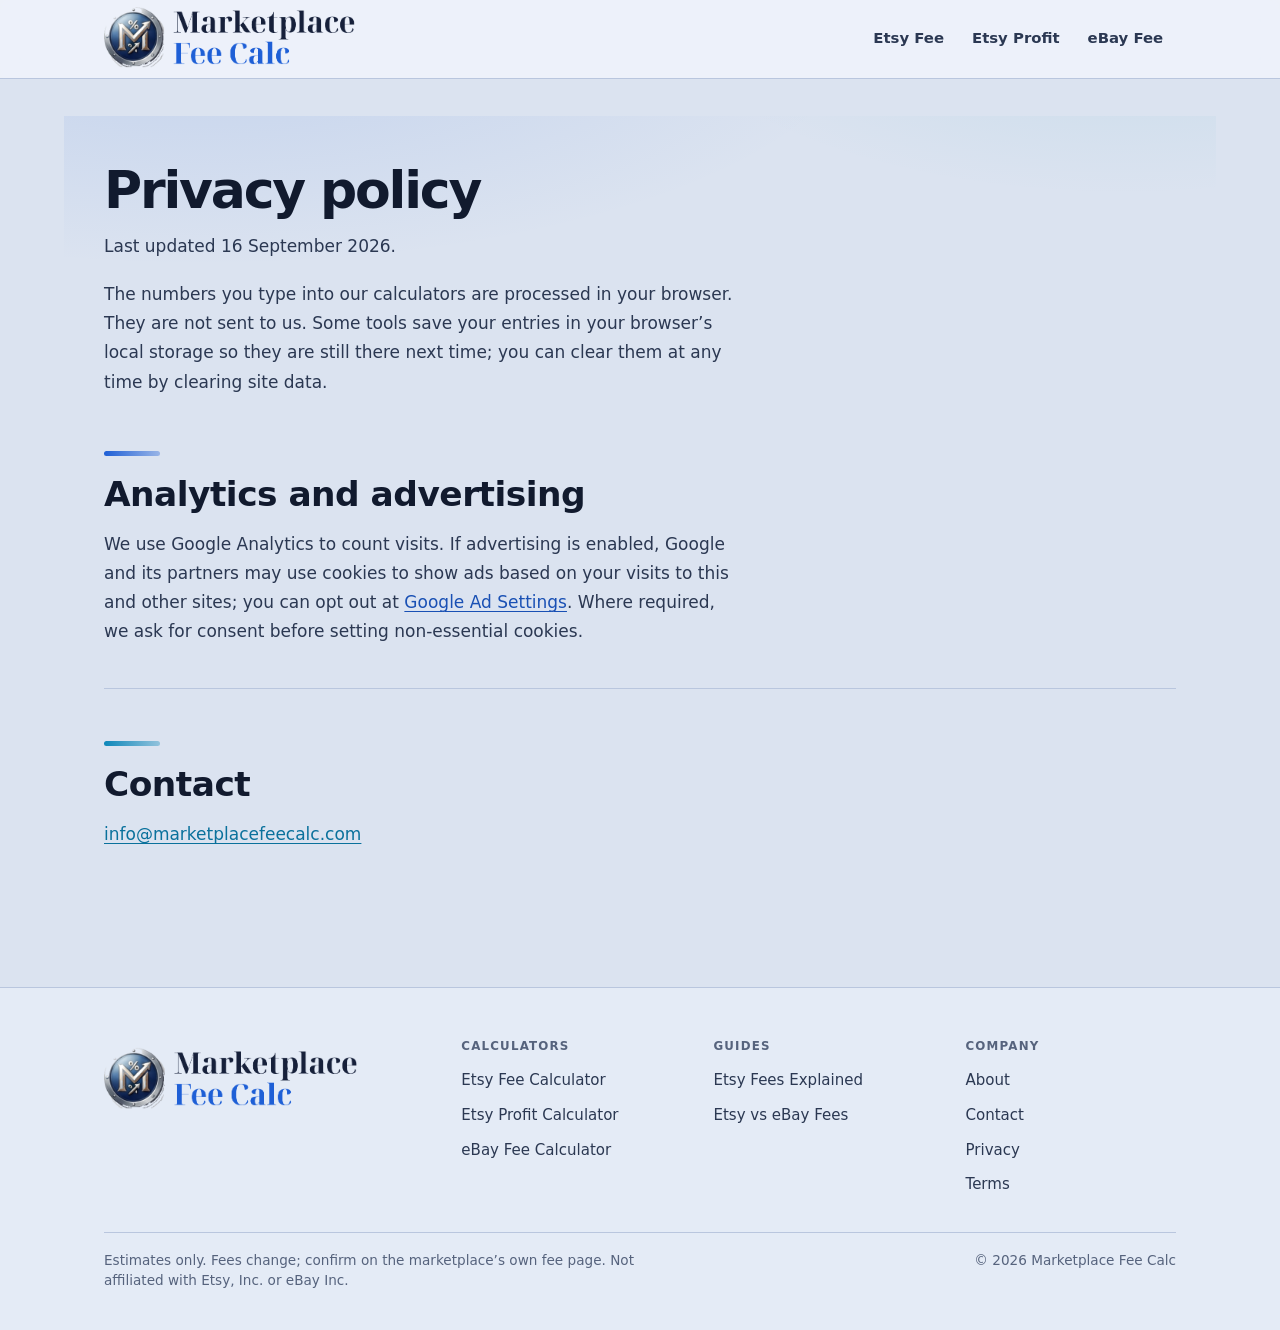
<file: privacy/index.html>
<!doctype html>
<html lang="en-US" class="layout-bold">
<head>
<meta charset="utf-8">
<meta name="viewport" content="width=device-width, initial-scale=1">
<title>Privacy Policy | Marketplace Fee Calc</title>
<meta name="description" content="Privacy policy for Marketplace Fee Calc.">
<link rel="canonical" href="https://marketplacefeecalc.com/privacy/">
<meta name="robots" content="noindex,follow">
<meta property="og:title" content="Privacy Policy | Marketplace Fee Calc">
<meta property="og:description" content="Privacy policy for Marketplace Fee Calc.">
<meta property="og:url" content="https://marketplacefeecalc.com/privacy/">
<meta property="og:type" content="website">
<link rel="stylesheet" href="/assets/site.css">
<link rel="stylesheet" href="/assets/layouts.css">
<style>:root{--brand:#1e5fd6;--accent:#0891b2;--bg:#dbe3f0;--surface:#f0f4fb;--soft:#e4ebf6;--sunken:#ccd7ea;--ink:#111a2e;--ink-2:#2b3852;--muted:#56637d;--line:#b9c6de;--line-strong:#9aaccb;--brand-ink:color-mix(in srgb,var(--brand) 82%,#000 18%);--brand-soft:color-mix(in srgb,var(--brand) 9%,var(--bg));--brand-line:color-mix(in srgb,var(--brand) 28%,var(--line));--warn:#8a4b00;--warn-bg:color-mix(in srgb,#f59e0b 16%,var(--surface));--ok:#0f7b46}:root[data-theme="light"]{--brand:#1e5fd6;--accent:#0891b2;--bg:#dbe3f0;--surface:#f0f4fb;--soft:#e4ebf6;--sunken:#ccd7ea;--ink:#111a2e;--ink-2:#2b3852;--muted:#56637d;--line:#b9c6de;--line-strong:#9aaccb;--brand-ink:color-mix(in srgb,var(--brand) 82%,#000 18%);--brand-soft:color-mix(in srgb,var(--brand) 9%,var(--bg));--brand-line:color-mix(in srgb,var(--brand) 28%,var(--line));--warn:#8a4b00;--warn-bg:color-mix(in srgb,#f59e0b 16%,var(--surface));--ok:#0f7b46}:root[data-theme="dark"]{--brand:#1e5fd6;--accent:#0891b2;--bg:#dbe3f0;--surface:#f0f4fb;--soft:#e4ebf6;--sunken:#ccd7ea;--ink:#111a2e;--ink-2:#2b3852;--muted:#56637d;--line:#b9c6de;--line-strong:#9aaccb;--brand-ink:color-mix(in srgb,var(--brand) 82%,#000 18%);--brand-soft:color-mix(in srgb,var(--brand) 9%,var(--bg));--brand-line:color-mix(in srgb,var(--brand) 28%,var(--line));--warn:#8a4b00;--warn-bg:color-mix(in srgb,#f59e0b 16%,var(--surface));--ok:#0f7b46}</style>

<script>(function(){try{var t=localStorage.getItem("theme");if(t==="dark"||t==="light")document.documentElement.dataset.theme=t}catch(e){}})()</script>
<link rel="icon" href="/assets/brand/favicon.svg" type="image/svg+xml">
<link rel="icon" href="/assets/brand/icon-32.png" sizes="32x32" type="image/png">
<link rel="apple-touch-icon" href="/assets/brand/icon-180.png">
<link rel="manifest" href="/assets/brand/site.webmanifest">
<meta name="theme-color" content="#1e5fd6">
<meta property="og:image" content="https://marketplacefeecalc.com/assets/brand/og.png">
<meta property="og:image:width" content="1200">
<meta property="og:image:height" content="630">
<meta name="twitter:card" content="summary_large_image">
<meta name="twitter:image" content="https://marketplacefeecalc.com/assets/brand/og.png">
</head>
<body><a class="skip-link" href="#main">Skip to content</a>
<header class="site"><div class="wrap"><a class="logo" href="/" aria-label="Marketplace Fee Calc home"><span class="logo-mark"><img class="lk" src="/assets/brand/lockup.svg" alt="" width="821" height="168" loading="eager" decoding="async"></span></a><input class="nav-toggle" type="checkbox" id="nav-toggle" aria-label="Open menu"><label class="burger" for="nav-toggle" aria-hidden="true"><span></span></label><nav class="site" aria-label="Primary"><a href="/etsy-fee-calculator/">Etsy Fee</a><a href="/etsy-profit-calculator/">Etsy Profit</a><a href="/ebay-fee-calculator/">eBay Fee</a></nav></div></header>
<main id="main"><div class="wrap">
<h1>Privacy policy</h1>
<p>Last updated 16 September 2026.</p>
<p>The numbers you type into our calculators are processed in your browser. They are not sent to us. Some tools save your entries in your browser’s local storage so they are still there next time; you can clear them at any time by clearing site data.</p>
<section class="sec is-wide">
<h2>Analytics and advertising</h2>
<p>We use Google Analytics to count visits. If advertising is enabled, Google and its partners may use cookies to show ads based on your visits to this and other sites; you can opt out at <a href="https://adssettings.google.com" rel="nofollow noopener">Google Ad Settings</a>. Where required, we ask for consent before setting non-essential cookies.</p>
</section>
<section class="sec is-wide">
<h2>Contact</h2>
<p><a href="mailto:info@marketplacefeecalc.com">info@marketplacefeecalc.com</a></p>
</section>
</div></main>
<footer class="site"><div class="wrap">
<div class="f-brand"><a class="footer-brand" href="/" aria-label="Marketplace Fee Calc home"><span class="logo-mark"><img class="lk" src="/assets/brand/lockup.svg" alt="" width="821" height="168" loading="lazy" decoding="async"></span></a></div>
<nav class="f-col" aria-label="Calculators"><h3>Calculators</h3><ul><li><a href="/etsy-fee-calculator/">Etsy Fee Calculator</a></li><li><a href="/etsy-profit-calculator/">Etsy Profit Calculator</a></li><li><a href="/ebay-fee-calculator/">eBay Fee Calculator</a></li></ul></nav>
<nav class="f-col" aria-label="Guides"><h3>Guides</h3><ul><li><a href="/etsy-fees/">Etsy Fees Explained</a></li><li><a href="/etsy-vs-ebay-fees/">Etsy vs eBay Fees</a></li></ul></nav>
<nav class="f-col" aria-label="Company"><h3>Company</h3><ul><li><a href="/about/">About</a></li><li><a href="/contact/">Contact</a></li><li><a href="/privacy/">Privacy</a></li><li><a href="/terms/">Terms</a></li></ul></nav>
<div class="f-legal"><p>Estimates only. Fees change; confirm on the marketplace’s own fee page. Not affiliated with Etsy, Inc. or eBay Inc.</p><p>© <span id="y"></span> Marketplace Fee Calc</p></div>
</div></footer>
<script>document.getElementById('y').textContent=new Date().getFullYear()</script>

</body>
</html>
</file>
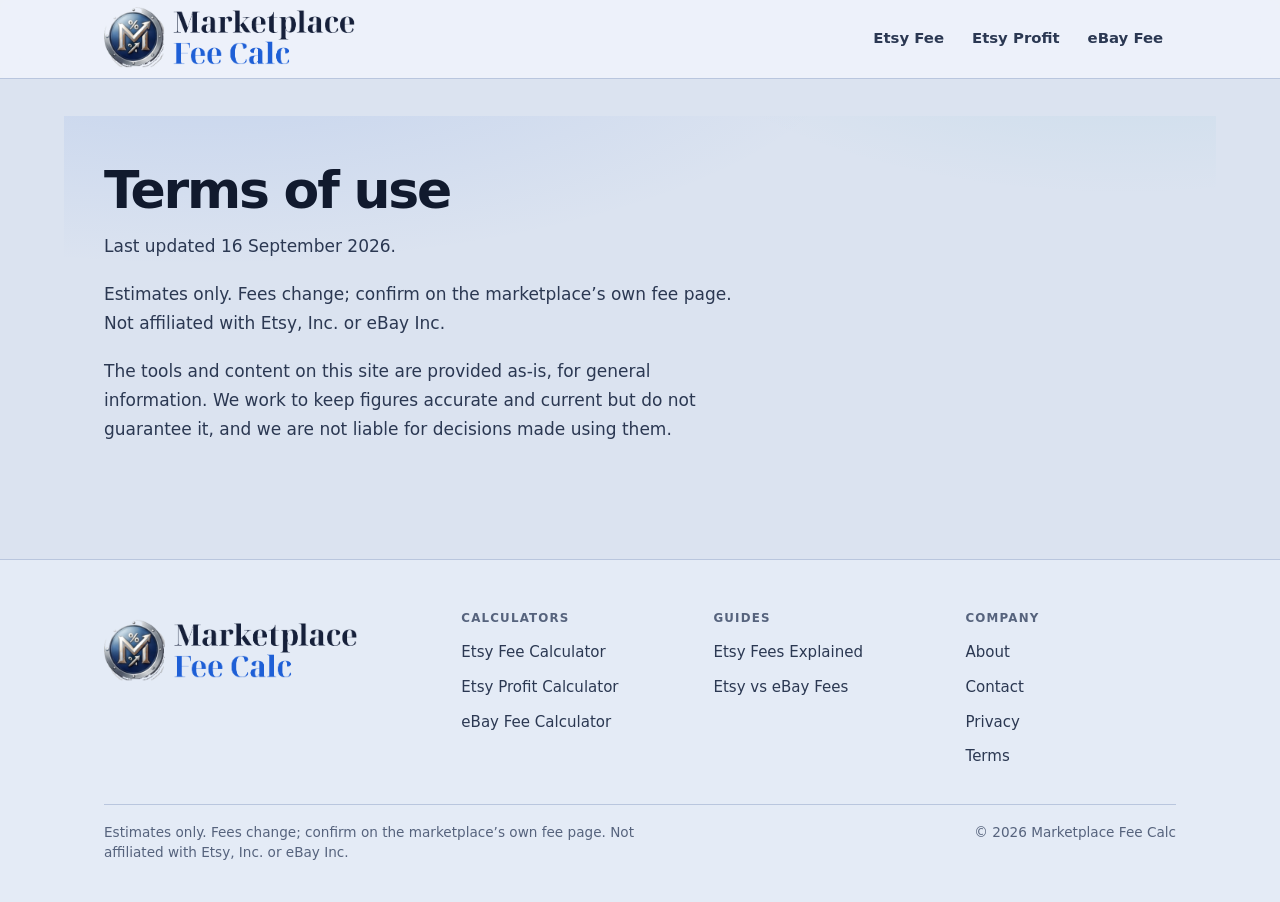
<file: terms/index.html>
<!doctype html>
<html lang="en-US" class="layout-bold">
<head>
<meta charset="utf-8">
<meta name="viewport" content="width=device-width, initial-scale=1">
<title>Terms of Use | Marketplace Fee Calc</title>
<meta name="description" content="Terms of use for Marketplace Fee Calc.">
<link rel="canonical" href="https://marketplacefeecalc.com/terms/">
<meta name="robots" content="noindex,follow">
<meta property="og:title" content="Terms of Use | Marketplace Fee Calc">
<meta property="og:description" content="Terms of use for Marketplace Fee Calc.">
<meta property="og:url" content="https://marketplacefeecalc.com/terms/">
<meta property="og:type" content="website">
<link rel="stylesheet" href="/assets/site.css">
<link rel="stylesheet" href="/assets/layouts.css">
<style>:root{--brand:#1e5fd6;--accent:#0891b2;--bg:#dbe3f0;--surface:#f0f4fb;--soft:#e4ebf6;--sunken:#ccd7ea;--ink:#111a2e;--ink-2:#2b3852;--muted:#56637d;--line:#b9c6de;--line-strong:#9aaccb;--brand-ink:color-mix(in srgb,var(--brand) 82%,#000 18%);--brand-soft:color-mix(in srgb,var(--brand) 9%,var(--bg));--brand-line:color-mix(in srgb,var(--brand) 28%,var(--line));--warn:#8a4b00;--warn-bg:color-mix(in srgb,#f59e0b 16%,var(--surface));--ok:#0f7b46}:root[data-theme="light"]{--brand:#1e5fd6;--accent:#0891b2;--bg:#dbe3f0;--surface:#f0f4fb;--soft:#e4ebf6;--sunken:#ccd7ea;--ink:#111a2e;--ink-2:#2b3852;--muted:#56637d;--line:#b9c6de;--line-strong:#9aaccb;--brand-ink:color-mix(in srgb,var(--brand) 82%,#000 18%);--brand-soft:color-mix(in srgb,var(--brand) 9%,var(--bg));--brand-line:color-mix(in srgb,var(--brand) 28%,var(--line));--warn:#8a4b00;--warn-bg:color-mix(in srgb,#f59e0b 16%,var(--surface));--ok:#0f7b46}:root[data-theme="dark"]{--brand:#1e5fd6;--accent:#0891b2;--bg:#dbe3f0;--surface:#f0f4fb;--soft:#e4ebf6;--sunken:#ccd7ea;--ink:#111a2e;--ink-2:#2b3852;--muted:#56637d;--line:#b9c6de;--line-strong:#9aaccb;--brand-ink:color-mix(in srgb,var(--brand) 82%,#000 18%);--brand-soft:color-mix(in srgb,var(--brand) 9%,var(--bg));--brand-line:color-mix(in srgb,var(--brand) 28%,var(--line));--warn:#8a4b00;--warn-bg:color-mix(in srgb,#f59e0b 16%,var(--surface));--ok:#0f7b46}</style>

<script>(function(){try{var t=localStorage.getItem("theme");if(t==="dark"||t==="light")document.documentElement.dataset.theme=t}catch(e){}})()</script>
<link rel="icon" href="/assets/brand/favicon.svg" type="image/svg+xml">
<link rel="icon" href="/assets/brand/icon-32.png" sizes="32x32" type="image/png">
<link rel="apple-touch-icon" href="/assets/brand/icon-180.png">
<link rel="manifest" href="/assets/brand/site.webmanifest">
<meta name="theme-color" content="#1e5fd6">
<meta property="og:image" content="https://marketplacefeecalc.com/assets/brand/og.png">
<meta property="og:image:width" content="1200">
<meta property="og:image:height" content="630">
<meta name="twitter:card" content="summary_large_image">
<meta name="twitter:image" content="https://marketplacefeecalc.com/assets/brand/og.png">
</head>
<body><a class="skip-link" href="#main">Skip to content</a>
<header class="site"><div class="wrap"><a class="logo" href="/" aria-label="Marketplace Fee Calc home"><span class="logo-mark"><img class="lk" src="/assets/brand/lockup.svg" alt="" width="821" height="168" loading="eager" decoding="async"></span></a><input class="nav-toggle" type="checkbox" id="nav-toggle" aria-label="Open menu"><label class="burger" for="nav-toggle" aria-hidden="true"><span></span></label><nav class="site" aria-label="Primary"><a href="/etsy-fee-calculator/">Etsy Fee</a><a href="/etsy-profit-calculator/">Etsy Profit</a><a href="/ebay-fee-calculator/">eBay Fee</a></nav></div></header>
<main id="main"><div class="wrap">
<h1>Terms of use</h1>
<p>Last updated 16 September 2026.</p>
<p>Estimates only. Fees change; confirm on the marketplace’s own fee page. Not affiliated with Etsy, Inc. or eBay Inc.</p>
<p>The tools and content on this site are provided as-is, for general information. We work to keep figures accurate and current but do not guarantee it, and we are not liable for decisions made using them.</p>
</div></main>
<footer class="site"><div class="wrap">
<div class="f-brand"><a class="footer-brand" href="/" aria-label="Marketplace Fee Calc home"><span class="logo-mark"><img class="lk" src="/assets/brand/lockup.svg" alt="" width="821" height="168" loading="lazy" decoding="async"></span></a></div>
<nav class="f-col" aria-label="Calculators"><h3>Calculators</h3><ul><li><a href="/etsy-fee-calculator/">Etsy Fee Calculator</a></li><li><a href="/etsy-profit-calculator/">Etsy Profit Calculator</a></li><li><a href="/ebay-fee-calculator/">eBay Fee Calculator</a></li></ul></nav>
<nav class="f-col" aria-label="Guides"><h3>Guides</h3><ul><li><a href="/etsy-fees/">Etsy Fees Explained</a></li><li><a href="/etsy-vs-ebay-fees/">Etsy vs eBay Fees</a></li></ul></nav>
<nav class="f-col" aria-label="Company"><h3>Company</h3><ul><li><a href="/about/">About</a></li><li><a href="/contact/">Contact</a></li><li><a href="/privacy/">Privacy</a></li><li><a href="/terms/">Terms</a></li></ul></nav>
<div class="f-legal"><p>Estimates only. Fees change; confirm on the marketplace’s own fee page. Not affiliated with Etsy, Inc. or eBay Inc.</p><p>© <span id="y"></span> Marketplace Fee Calc</p></div>
</div></footer>
<script>document.getElementById('y').textContent=new Date().getFullYear()</script>

</body>
</html>
</file>
<file: assets/site.css>
/* site.css — shared design system for all 13 sites.
 *
 * Per-site colour is one line in each site's <head>:   :root{--brand:#1e40af;--accent:#0891b2}
 * Everything else is derived from those two with color-mix(). Named palettes: themes.css.
 * No web fonts — zero external requests.
 *
 * Layout note: pages are authored as plain documents (h1, p, ul of links). Rather than rewrite
 * markup across every site, structural styling is applied with :has() — link lists become card
 * grids, the opening h1+lede becomes a hero. Markup stays semantic and portable.
 */

/* ---------------------------------------------------------------------------
   THEME TOKENS
   Dark is the default: :root carries the dark surface values, so a visitor with
   no stored preference and no dark OS setting still gets the dark site.
   Light is opt-in via the header toggle, which sets data-theme="light".
   --------------------------------------------------------------------------- */
:root {
  /* brand — overridden per site in <head> */
  --brand: #1f6feb;
  --accent: var(--brand);

  /* shared, theme-independent */
  --radius: 16px;
  --radius-sm: 10px;
  --ring: 0 0 0 3px color-mix(in srgb, var(--brand) 30%, transparent);
  --on-brand: #fff;
  --ok: #4ade80;
  --font-display: ui-serif, "Iowan Old Style", Charter, "Palatino Linotype", Palatino, "Book Antiqua", Georgia, serif;
  --font: ui-sans-serif, system-ui, -apple-system, "Segoe UI", Roboto, "Helvetica Neue", Arial, sans-serif;
  --maxw: 72rem;
  --measure: 40rem;

  /* dark surfaces (default) */
  --bg: #0b0e13;
  --surface: #141821;
  --soft: #161b24;
  --sunken: #1c222c;
  --ink: #f2f5f9;
  --ink-2: #c6cedb;
  --muted: #8f99ab;
  --line: #232a36;
  --line-strong: #333c4b;
  --warn: #fbbf24;
  --warn-bg: #2a2010;
  --brand-ink: color-mix(in srgb, var(--brand) 68%, #fff 32%);
  --brand-soft: color-mix(in srgb, var(--brand) 13%, var(--bg));
  --brand-line: color-mix(in srgb, var(--brand) 32%, var(--line));
  --shadow-sm: 0 1px 2px rgba(0, 0, 0, .5);
  --shadow: 0 1px 2px rgba(0, 0, 0, .4), 0 10px 28px -12px rgba(0, 0, 0, .7);
  --shadow-lg: 0 2px 4px rgba(0, 0, 0, .4), 0 28px 56px -20px rgba(0, 0, 0, .8);
}

:root[data-theme="light"] {
  --bg: #fdfdfc;
  --surface: #ffffff;
  --soft: #f5f7fa;
  --sunken: #eceff4;
  --ink: #0f1319;
  --ink-2: #333c4a;
  --muted: #626c7d;
  --line: #e5e9ef;
  --line-strong: #cdd5e0;
  --ok: #0f7b46;
  --warn: #8a4b00;
  --warn-bg: #fff5e8;
  --brand-ink: color-mix(in srgb, var(--brand) 84%, #000 16%);
  --brand-soft: color-mix(in srgb, var(--brand) 7%, var(--bg));
  --brand-line: color-mix(in srgb, var(--brand) 24%, var(--line));
  --shadow-sm: 0 1px 2px rgba(15, 23, 42, .06);
  --shadow: 0 1px 2px rgba(15, 23, 42, .05), 0 10px 28px -12px rgba(15, 23, 42, .16);
  --shadow-lg: 0 2px 4px rgba(15, 23, 42, .04), 0 28px 56px -20px rgba(15, 23, 42, .26);
}

/* ============================ base ============================ */
* { box-sizing: border-box; }
html { -webkit-text-size-adjust: 100%; scroll-behavior: smooth; }
@media (prefers-reduced-motion: reduce) {
  html { scroll-behavior: auto; }
  *, *::before, *::after { animation-duration: .01ms !important; transition-duration: .01ms !important; }
}
body {
  margin: 0;
  font: 400 1.0625rem/1.72 var(--font);
  color: var(--ink-2);
  background: var(--bg);
  -webkit-font-smoothing: antialiased;
}
img, svg { max-width: 100%; height: auto; }
a { color: var(--brand-ink); text-underline-offset: .18em; text-decoration-thickness: .06em; }
a:hover { color: var(--brand); }
:focus-visible { outline: none; box-shadow: var(--ring); border-radius: 5px; }
::selection { background: color-mix(in srgb, var(--brand) 20%, transparent); }

.wrap { max-width: var(--maxw); margin: 0 auto; padding: 0 clamp(1.15rem, 4vw, 2.5rem); }
main { padding: 0 0 3rem; }
/* Body copy keeps a readable measure; structural blocks span the full column.
   Pages are sectionised, so the measure has to apply one level deeper too: elements that used to
   be direct children of .wrap now sit inside <section class="sec">. Without the .sec selectors the
   grids and tables inherit the section's measure cap and render two columns in a 1152px wrap. */
main .wrap > *,
main .sec > * { max-width: var(--measure); }

main .wrap > section,
main .wrap > #calculator,      main .sec > #calculator,
main .wrap > .faq,             main .sec > .faq,
main .wrap > .disclaimer,      main .sec > .disclaimer,
main .wrap > ul:has(> li > a > strong),
main .sec  > ul:has(> li > a > strong),
main .sec > .steps,
main .sec > .stats,
.hero { max-width: none; }

/* ============================ type ============================ */
h1, h2, h3 { color: var(--ink); text-wrap: balance; }
h1 {
  font-family: var(--font-display);
  font-size: clamp(2.1rem, 1.5rem + 2.6vw, 3.25rem);
  font-weight: 600; line-height: 1.06; letter-spacing: -.028em;
  margin: 0 0 1rem;
}
h2 {
  font-family: var(--font-display);
  font-size: clamp(1.6rem, 1.3rem + 1.1vw, 2.15rem);
  font-weight: 600; line-height: 1.2; letter-spacing: -.02em;
  margin: 2.5rem 0 1rem; position: relative;
}
/* accent rule above each section heading */
main h2::before {
  content: ""; display: block; width: 2.25rem; height: 2px; margin-bottom: 1.15rem;
  background: linear-gradient(90deg, var(--brand), color-mix(in srgb, var(--accent) 60%, var(--brand)));
  border-radius: 2px;
}
h3 { font-size: 1.2rem; font-weight: 660; letter-spacing: -.012em; margin: 2.25rem 0 .6rem; font-family: var(--font); }
p { margin: 0 0 1.15rem; }
strong { font-weight: 640; color: var(--ink); }
main ul, main ol { padding-left: 1.25rem; margin: 0 0 1.15rem; }
main li { margin-bottom: .45rem; }
main li::marker { color: color-mix(in srgb, var(--brand) 70%, var(--muted)); }

/* ---- hero: the opening h1 + lede on every page ---- */
main > .wrap > h1:first-child,
main > .wrap > .breadcrumb + h1 { margin-top: 0; }
main > .wrap { position: relative; }
main > .wrap::before {
  content: ""; position: absolute; inset: -1px 0 auto; height: 27rem; z-index: -1;
  background:
    radial-gradient(60rem 22rem at 12% -6rem, color-mix(in srgb, var(--brand) 13%, transparent), transparent 70%),
    radial-gradient(44rem 20rem at 92% -9rem, color-mix(in srgb, var(--accent) 11%, transparent), transparent 70%);
  pointer-events: none;
}
main .wrap > h1 { padding-top: clamp(1.75rem, 4vw, 3rem); }
main .wrap > .breadcrumb + h1 { padding-top: .25rem; }

.answer {
  font-family: var(--font-display);
  font-size: clamp(1.18rem, 1.05rem + .55vw, 1.45rem);
  line-height: 1.55; font-weight: 400;
  color: var(--ink-2);
  border-left: 2px solid var(--brand);
  padding: .1rem 0 .1rem 1.35rem;
  margin: 0 0 1.5rem;
  max-width: 38rem;
}
.answer strong { color: var(--ink); font-weight: 620; }

.updated {
  color: var(--muted); font-size: .8rem; margin: 0 0 2.5rem;
  text-transform: uppercase; letter-spacing: .07em; font-weight: 560;
}
.updated a { color: var(--muted); }
.breadcrumb { font-size: .8rem; color: var(--muted); padding-top: 2rem; margin: 0 0 1.5rem; letter-spacing: .02em; }
.breadcrumb a { color: var(--muted); text-decoration: none; }
.breadcrumb a:hover { color: var(--brand); }

/* ============================ header ============================ */
header.site {
  border-bottom: 1px solid var(--line);
  background: color-mix(in srgb, var(--bg) 78%, transparent);
  backdrop-filter: saturate(1.7) blur(14px);
  -webkit-backdrop-filter: saturate(1.7) blur(14px);
  position: sticky; top: 0; z-index: 50;
}
header.site .wrap { display: flex; align-items: center; justify-content: space-between; min-height: 4.5rem; gap: 1rem; flex-wrap: wrap; position: relative; }.logo { font-family: var(--font-display); font-weight: 600; font-size: 1.16rem; letter-spacing: -.022em; text-decoration: none; color: var(--ink); display: inline-flex; align-items: center; gap: 0; min-width: 0; max-width: 100%; }
/* Placeholder mark, used until a site has real brand artwork. */
.logo::before {
  content: ""; width: 1.55rem; height: 1.55rem; border-radius: 7px; flex: none;
  background: linear-gradient(145deg, var(--brand), color-mix(in srgb, var(--accent) 75%, var(--brand)));
  box-shadow: 0 2px 8px -2px color-mix(in srgb, var(--brand) 55%, transparent);
}
/* Real artwork present — drop the placeholder. */
.logo:has(.logo-mark)::before { display: none; }.logo-mark { display: inline-flex; line-height: 0; flex: none; min-width: 0; max-width: 100%; }
.logo-mark .lk { height: 4rem; width: auto; max-width: 100%; display: block; margin-block: 7px; }
nav.site { display: flex; flex-wrap: wrap; gap: .15rem; align-items: center; }
nav.site a {
  text-decoration: none; color: var(--muted); font-size: .9rem; font-weight: 540;
  padding: .5rem .8rem; border-radius: 8px; transition: background .15s, color .15s;
}
nav.site a:hover { color: var(--ink); background: var(--soft); }

/* ---- theme toggle ---- */
.theme-toggle {
  border: 1px solid var(--line-strong); background: var(--surface); color: var(--muted);
  border-radius: 999px; padding: .4rem .5rem; cursor: pointer; line-height: 0;
  display: inline-flex; align-items: center; justify-content: center;
  transition: color .15s, border-color .15s, background .15s;
}
.theme-toggle:hover { color: var(--ink); border-color: var(--brand); }
.theme-toggle svg { width: 1.05rem; height: 1.05rem; display: block; }
.theme-toggle .i-sun { display: none; }
/* Default state is dark, so offer the sun (switch to light); flip when light is active. */
.theme-toggle .i-moon { display: none; }
.theme-toggle .i-sun { display: block; }
:root[data-theme="light"] .theme-toggle .i-sun { display: none; }
:root[data-theme="light"] .theme-toggle .i-moon { display: block; }

/* ---- hero artwork ---- */
.hero {
  display: grid; grid-template-columns: minmax(0, 1.05fr) minmax(0, .95fr);
  gap: clamp(1.5rem, 4vw, 3.5rem); align-items: center;
  max-width: none !important; margin-bottom: 1rem;
}
.hero > div { min-width: 0; }
.hero h1, .hero .answer, .hero .updated { max-width: none; }
.hero-art { margin: 0; min-width: 0; }
.hero-art svg { width: 100%; height: auto; display: block; overflow: visible; }
@media (max-width: 54rem) {
  .hero { grid-template-columns: 1fr; gap: 1.75rem; }
  .hero-art { order: -1; max-width: 22rem; }
}

/* Artwork inherits the site's brand: strokes/fills use currentColor or the brand vars. */
.art-brand { color: var(--brand); }
.art-accent { color: color-mix(in srgb, var(--accent) 78%, var(--brand)); }
.art-line { stroke: var(--line-strong); }
.art-surface { fill: var(--surface); }
.art-soft { fill: var(--soft); }
.art-ink { fill: var(--ink); }

/* ---- card icons ---- */
.card-icon {
  width: 2.5rem; height: 2.5rem; border-radius: 10px; margin-bottom: 1rem;
  display: flex; align-items: center; justify-content: center; color: var(--brand);
  background: color-mix(in srgb, var(--brand) 10%, transparent);
  border: 1px solid color-mix(in srgb, var(--brand) 18%, transparent);
}
.card-icon svg { width: 1.3rem; height: 1.3rem; }

/* ---- inline figures in body copy ---- */
figure.inline-art {
  margin: 2rem 0; padding: 1.5rem; background: var(--soft);
  border: 1px solid var(--line); border-radius: var(--radius); max-width: none;
}
figure.inline-art svg { width: 100%; height: auto; display: block; }
figure.inline-art figcaption { margin-top: 1rem; font-size: .85rem; color: var(--muted); text-align: center; }

/* ============ link lists become a card grid (no markup change) ============ */
main ul:has(> li > a > strong) {
  list-style: none; padding: 0; margin: 1.5rem 0 1rem;
  display: grid; gap: 1rem;
  /* min() keeps the track from forcing a floor wider than the column itself — a bare
     minmax(19rem,1fr) overflows a 320px viewport once wrap padding is taken off. */
  grid-template-columns: repeat(auto-fit, minmax(min(19rem, 100%), 1fr));
}
main ul:has(> li > a > strong) > li {
  margin: 0; padding: 1.5rem 1.6rem 1.6rem;
  background: var(--surface); border: 1px solid var(--line); border-radius: var(--radius);
  box-shadow: var(--shadow-sm);
  color: var(--muted); font-size: .94rem; line-height: 1.6;
  position: relative; overflow: hidden;
  transition: transform .18s ease, box-shadow .18s ease, border-color .18s ease;
}
main ul:has(> li > a > strong) > li::after {
  content: ""; position: absolute; inset: 0 0 auto; height: 2px; transform: scaleX(0); transform-origin: 0 50%;
  background: linear-gradient(90deg, var(--brand), color-mix(in srgb, var(--accent) 65%, var(--brand)));
  transition: transform .25s ease;
}
main ul:has(> li > a > strong) > li:hover {
  transform: translateY(-3px); box-shadow: var(--shadow); border-color: var(--brand-line);
}
main ul:has(> li > a > strong) > li:hover::after { transform: scaleX(1); }
main ul:has(> li > a > strong) > li::marker { content: none; }
main ul:has(> li > a > strong) > li > a {
  text-decoration: none; display: block; margin-bottom: .55rem;
}
main ul:has(> li > a > strong) > li > a > strong {
  font-family: var(--font-display); font-size: 1.22rem; font-weight: 600;
  letter-spacing: -.018em; color: var(--ink); line-height: 1.25;
  display: inline-flex; align-items: baseline; gap: .4rem;
}
main ul:has(> li > a > strong) > li > a > strong::after {
  content: ""; font-family: var(--font); font-size: .95rem; color: var(--brand);
  transition: transform .2s ease; display: inline-block;
}
main ul:has(> li > a > strong) > li:hover > a > strong::after { transform: translateX(3px); }
main ul:has(> li > a > strong) > li > br { display: none; }

/* ============================ calculator ============================ */
#calculator {
  border: 1px solid var(--line); border-radius: var(--radius);
  padding: clamp(1.3rem, 3vw, 2.1rem);
  margin: 2rem 0 2.5rem;
  background: var(--surface); box-shadow: var(--shadow-lg);
  position: relative; overflow: hidden;
}
#calculator::before {
  content: ""; position: absolute; inset: 0 0 auto; height: 3px;
  background: linear-gradient(90deg, var(--brand), color-mix(in srgb, var(--accent) 65%, var(--brand)));
}
.calc-form { display: grid; grid-template-columns: repeat(auto-fit, minmax(min(15rem, 100%), 1fr)); gap: 1.1rem 1.25rem; }
.calc-field label, .calc-label, legend {
  display: block; font-weight: 600; font-size: .76rem; margin-bottom: .45rem;
  color: var(--muted); text-transform: uppercase; letter-spacing: .06em;
}
.calc-input {
  display: flex; align-items: stretch; background: var(--bg);
  border: 1px solid var(--line-strong); border-radius: var(--radius-sm);
  overflow: hidden; transition: border-color .15s, box-shadow .15s;
}
.calc-input:focus-within { border-color: var(--brand); box-shadow: var(--ring); }
.calc-input .affix { padding: 0 .75rem; display: flex; align-items: center; background: var(--sunken); color: var(--muted); font-size: .9rem; font-weight: 560; }
.calc-input input, .calc-field select, .calc-row input {
  width: 100%; border: 0; padding: .75rem .85rem; font: inherit;
  background: transparent; color: var(--ink); min-height: 3rem;
}
.calc-input input:focus, .calc-field select:focus { outline: none; }
.calc-field select, .calc-row input {
  background: var(--bg); border: 1px solid var(--line-strong); border-radius: var(--radius-sm);
  transition: border-color .15s, box-shadow .15s;
}
.calc-field select:focus-visible, .calc-row input:focus-visible { border-color: var(--brand); box-shadow: var(--ring); }
fieldset { border: 0; padding: 0; margin: 0; min-width: 0; }
.calc-radio, .calc-check { display: flex; align-items: center; gap: .55rem; font-weight: 400; min-height: 2rem; text-transform: none; letter-spacing: 0; }
.calc-radio input, .calc-check input { accent-color: var(--brand); width: 1.05rem; height: 1.05rem; }
.calc-help { color: var(--muted); font-size: .82rem; margin: .4rem 0 0; }
.calc-repeater, .calc-field.calc-repeater { grid-column: 1 / -1; }
.calc-row { display: flex; gap: .5rem; margin-bottom: .5rem; }
.calc-row input { flex: 1; min-width: 0; }

.calc-add, .calc-remove, .calc-actions button {
  font: inherit; font-weight: 580; border: 1px solid var(--line-strong);
  background: var(--surface); color: var(--ink); border-radius: var(--radius-sm);
  padding: .65rem 1rem; cursor: pointer; min-height: 2.75rem;
  transition: background .15s, border-color .15s, transform .08s;
}
.calc-add:hover, .calc-remove:hover, .calc-actions button:hover { background: var(--soft); border-color: var(--brand); }
.calc-add:active, .calc-actions button:active { transform: translateY(1px); }
.calc-remove { width: 2.75rem; padding: 0; }

.calc-result { margin-top: 1.9rem; padding-top: 1.6rem; border-top: 1px solid var(--line); }
.calc-summary { display: grid; grid-template-columns: repeat(auto-fit, minmax(min(11.5rem, 100%), 1fr)); gap: .85rem; }
.calc-stat { background: var(--soft); border: 1px solid var(--line); border-radius: var(--radius-sm); padding: 1.1rem 1.2rem; }
.calc-stat .k { display: block; color: var(--muted); font-size: .72rem; font-weight: 600; text-transform: uppercase; letter-spacing: .075em; margin-bottom: .45rem; }
.calc-stat .v {
  display: block; font-family: var(--font-display); font-size: clamp(1.7rem, 1.4rem + 1vw, 2.3rem);
  font-weight: 600; letter-spacing: -.028em; font-variant-numeric: tabular-nums; line-height: 1.08; color: var(--ink);
}
.calc-stat.strong {
  background: linear-gradient(150deg, var(--brand), color-mix(in srgb, var(--brand) 62%, #000 20%));
  border-color: transparent; box-shadow: 0 12px 28px -12px color-mix(in srgb, var(--brand) 65%, transparent);
}
.calc-stat.strong .k { color: rgba(255, 255, 255, .78); }
.calc-stat.strong .v { color: #fff; }

.calc-table-wrap { overflow-x: auto; margin-top: 1.25rem; }
.calc-table { width: 100%; border-collapse: collapse; font-variant-numeric: tabular-nums; font-size: .92rem; }
.calc-table th, .calc-table td { padding: .7rem .6rem; border-bottom: 1px solid var(--line); text-align: left; }
.calc-table th { font-weight: 600; color: var(--muted); font-size: .74rem; text-transform: uppercase; letter-spacing: .06em; }
.calc-table td { text-align: right; }
.calc-table tbody tr:hover { background: var(--soft); }
.calc-table tr.total th, .calc-table tr.total td { font-weight: 700; border-top: 2px solid var(--line-strong); border-bottom: 0; }

.calc-notes { color: var(--muted); font-size: .86rem; padding-left: 1.1rem; margin-top: 1.1rem; }
.calc-warn {
  background: var(--warn-bg); color: var(--warn);
  border: 1px solid color-mix(in srgb, var(--warn) 26%, transparent);
  border-radius: var(--radius-sm); padding: .85rem 1.1rem; margin-bottom: 1rem; font-size: .92rem;
}
.calc-warn p { margin: .2rem 0; }
.calc-actions { display: flex; gap: .6rem; margin-top: 1.4rem; flex-wrap: wrap; }

/* ============================ content ============================ */
/* display:block makes the table its own scroll container — authors write bare <table>, so this has
   to work without a wrapper. Column alignment survives via the anonymous table box. */
table, table.data {
  display: block; width: 100%; max-width: 100%; overflow-x: auto;
  border-collapse: separate; border-spacing: 0;
  margin: 1.6rem 0; font-size: .93rem;
  border: 1px solid var(--line); border-radius: var(--radius-sm);
  -webkit-overflow-scrolling: touch; background: var(--surface);
}
table th, table td { padding: .8rem 1rem; text-align: left; border-bottom: 1px solid var(--line); }
table thead th {
  background: var(--soft); font-weight: 600; font-size: .74rem; color: var(--muted);
  text-transform: uppercase; letter-spacing: .07em; white-space: nowrap;
}
table tbody tr:last-child td { border-bottom: 0; }
table tbody tr:hover { background: color-mix(in srgb, var(--brand) 3.5%, transparent); }
table td:not(:first-child) { font-variant-numeric: tabular-nums; }
table td:first-child { color: var(--ink); font-weight: 500; }

.faq details {
  border: 1px solid var(--line); border-radius: var(--radius-sm);
  padding: 1rem 1.25rem; margin-bottom: .65rem; background: var(--surface);
  transition: border-color .15s, box-shadow .15s;
}
.faq details:hover { border-color: var(--brand-line); }
.faq details[open] { border-color: var(--brand-line); box-shadow: var(--shadow-sm); }
.faq summary {
  font-weight: 620; cursor: pointer; list-style: none; display: flex;
  justify-content: space-between; align-items: center; gap: 1rem; color: var(--ink);
}
.faq summary::-webkit-details-marker { display: none; }
.faq summary::after { content: "+"; font-size: 1.35rem; font-weight: 300; color: var(--brand); line-height: 1; }
.faq details[open] summary::after { content: "−"; }
.faq details > *:not(summary) { margin-top: .8rem; }

.sources { font-size: .92rem; color: var(--muted); }
.sources a { color: var(--muted); }
.sources a:hover { color: var(--brand); }

.disclaimer {
  font-size: .86rem; color: var(--muted); background: var(--soft);
  border: 1px solid var(--line); border-radius: var(--radius-sm);
  margin-top: 3rem; padding: 1.1rem 1.35rem; max-width: none;
}
.ad-slot { min-height: 0; }   /* reserve height once AdSense is live, to avoid CLS */

/* ============================ footer ============================ */
footer.site {
  border-top: 1px solid var(--line); background: var(--soft);
  padding: 3rem 0 2.5rem; color: var(--muted); font-size: .88rem; margin-top: 3rem;
}
/* footer lockup: same mark as the header, paired with the site name */
.footer-brand {
  display: inline-flex; align-items: center; gap: .65rem;
  text-decoration: none; margin: 0 0 1.5rem;
  font-family: var(--font-display); font-weight: 600; font-size: 1.15rem;
  letter-spacing: -.022em; color: var(--ink);
}
.footer-brand:hover { color: var(--brand); }
.footer-brand .logo-mark .lk { height: 4.4rem; width: auto; }
footer.site a { color: var(--ink-2); margin-right: 1.2rem; text-decoration: none; font-weight: 520; }
footer.site a:hover { color: var(--brand); text-decoration: underline; }

/* ============================ print ============================ */
@media print {
  header.site, nav.site, footer.site, .calc-actions, .ad-slot, .calc-form, .breadcrumb { display: none !important; }
  main > .wrap::before { display: none; }
  #calculator { border: 0; padding: 0; box-shadow: none; }
  #calculator::before { display: none; }
  .calc-stat.strong { background: #fff !important; border: 1px solid #000; box-shadow: none; }
  .calc-stat.strong .k, .calc-stat.strong .v { color: #000 !important; }
  body { color: #000; background: #fff; font-size: 11pt; }
  a { color: #000; }
  table { border-color: #999; }
}

/* ============================ homepage blocks ============================ */
/* Structural blocks that give a short page shape: trust bar, stat band, steps. */
.trustbar {
  list-style: none; display: flex; flex-wrap: wrap; gap: .5rem 1.6rem;
  padding: .85rem 0 0; margin: 0 0 2rem; max-width: none !important;
  font-size: .85rem; color: var(--muted);
}
.trustbar li { display: flex; align-items: center; gap: .45rem; margin: 0; }
.trustbar li::before {
  content: ""; width: .9rem; height: .9rem; flex: none; border-radius: 50%;
  background: color-mix(in srgb, var(--brand) 22%, transparent);
  box-shadow: inset 0 0 0 1.5px var(--brand);
}

.statband { margin: 1rem 0 0; }
.stats {
  display: grid; grid-template-columns: repeat(auto-fit, minmax(min(13rem, 100%), 1fr));
  gap: .9rem; margin: 0;
}
.stat {
  background: var(--surface); border: 1px solid var(--line); border-radius: var(--radius);
  padding: 1.25rem 1.4rem; box-shadow: var(--shadow-sm);
}
.stat__v {
  display: block; font-family: var(--font-display); font-size: clamp(1.9rem, 1.5rem + 1.4vw, 2.6rem);
  font-weight: 600; letter-spacing: -.03em; line-height: 1.05; color: var(--ink);
  font-variant-numeric: tabular-nums;
}
.stat__l { display: block; margin-top: .45rem; font-size: .88rem; color: var(--muted); line-height: 1.45; }

.steps {
  list-style: none; padding: 0; margin: 1.25rem 0 0;
  display: grid; grid-template-columns: repeat(auto-fit, minmax(min(16rem, 100%), 1fr)); gap: 1rem;
}
.step {
  position: relative; margin: 0; padding: 1.5rem 1.6rem 1.6rem;
  background: var(--surface); border: 1px solid var(--line); border-radius: var(--radius);
  font-size: .94rem; color: var(--muted); line-height: 1.6;
}
.step__n {
  position: absolute; top: 1.5rem; right: 1.5rem;
  font-family: var(--font-display); font-size: 1.6rem; font-weight: 600;
  color: color-mix(in srgb, var(--brand) 38%, transparent); line-height: 1;
}
.step strong {
  display: block; font-family: var(--font-display); font-size: 1.15rem; font-weight: 600;
  letter-spacing: -.015em; color: var(--ink); margin-bottom: .4rem;
}



.footer-brand .logo-mark .lk { margin-block: 9px; }


/* link rows become wrapping flex lists instead of run-on text */
footer.site .wrap > p:nth-of-type(1),
footer.site .wrap > p:nth-of-type(2) {
  display: flex; flex-wrap: wrap; gap: .45rem 1.5rem; }

/* legal block: divider, muted, tight */
footer.site .wrap > p:nth-of-type(3) {
  border-top: 1px solid var(--line); padding-top: .95rem; margin-top: .5rem;
  font-size: .86rem; color: var(--muted); line-height: 1.5; }

@media (min-width: 48rem) {
  footer.site .wrap {
    grid-template-columns: auto minmax(0, 1fr);
    gap: .7rem 3.5rem; }
  .footer-brand { grid-column: 1; grid-row: 1 / span 2; align-self: center; }
  footer.site .wrap > p:nth-of-type(1) { grid-column: 2; grid-row: 1; }
  footer.site .wrap > p:nth-of-type(2) { grid-column: 2; grid-row: 2; }
  footer.site .wrap > p:nth-of-type(3) { grid-column: 1 / -1; grid-row: 3; }
  footer.site .wrap > p:nth-of-type(4) { grid-column: 1 / -1; grid-row: 4; }
}
@media (min-width: 64rem) {
  /* legal + copyright share the last row so the footer doesn't trail off */
  footer.site .wrap > p:nth-of-type(3) { grid-column: 1 / 2; grid-row: 3; padding-right: 2rem; }
  footer.site .wrap > p:nth-of-type(4) { grid-column: 2 / -1; grid-row: 3;
    border-top: 1px solid var(--line); padding-top: .95rem; margin-top: .5rem;
    text-align: right; align-self: start; }
}



/* ===================== footer blocks ===================== */
footer.site .wrap {
  display: grid; gap: 2.1rem 2.6rem; grid-template-columns: 1fr; align-items: start; }
.f-brand { display: block; }
.f-brand .footer-brand { width: max-content; max-width: 100%; }

.f-col h3 {
  font-family: var(--font-display); font-size: .74rem; font-weight: 700;
  letter-spacing: .1em; text-transform: uppercase; color: var(--muted);
  margin: 0 0 .75rem; }
.f-col ul { list-style: none; margin: 0; padding: 0; display: grid; gap: .55rem; }
.f-col li { margin: 0; }
.f-col a { color: var(--ink-2); text-decoration: none; font-size: .94rem;
  font-weight: 520; margin: 0; display: inline-block; }
.f-col a:hover { color: var(--brand); text-decoration: underline; }

.f-legal { grid-column: 1 / -1; border-top: 1px solid var(--line);
  padding-top: 1.05rem; display: flex; flex-wrap: wrap; gap: .4rem 2rem;
  justify-content: space-between; align-items: baseline; }
.f-legal p { font-size: .85rem; color: var(--muted); line-height: 1.5; margin: 0; }
.f-legal p:first-child { max-width: 68ch; }
.f-legal p:last-child { white-space: nowrap; }

@media (min-width: 40rem) {
  footer.site .wrap { grid-template-columns: repeat(2, minmax(0, 1fr)); }
  .f-brand { grid-column: 1 / -1; }
}
@media (min-width: 64rem) {
  footer.site .wrap { grid-template-columns: minmax(0, 1.5fr) repeat(3, minmax(0, 1fr)); }
  .f-brand { grid-column: 1; }
}

/* ===================== hero photo ===================== */
.hero-photo { margin: 0; }
.hero-photo img { width: 100%; height: auto; aspect-ratio: 3 / 2; object-fit: cover;
  border-radius: var(--radius); display: block;
  box-shadow: 0 1px 2px rgba(15,23,42,.06), 0 18px 40px -22px rgba(15,23,42,.45); }
.hero-photo figcaption { margin-top: .5rem; font-size: .74rem; color: var(--muted); }
.hero-photo figcaption a { color: var(--muted); text-decoration: underline; }
.hero-photo figcaption a:hover { color: var(--brand); }

.sec-photo { margin: .3rem 0 1.15rem; max-width: none; }.sec-photo img { width: 100%; height: auto; aspect-ratio: 21 / 9; object-fit: cover; border-radius: var(--radius); display: block; box-shadow: 0 1px 2px rgba(15,23,42,.06), 0 18px 38px -24px rgba(15,23,42,.45); }
.sec-photo figcaption { margin-top: .4rem; font-size: .72rem; color: var(--muted); }
.sec-photo figcaption a { color: var(--muted); text-decoration: underline; }
.sec-photo figcaption a:hover { color: var(--brand); }
@media (min-width: 64rem) {
  main .wrap > .sec.is-wide > .sec-photo { break-inside: avoid-column; }
}

/* Full-width sections: flow their prose in two columns on wide screens so
   the right half isn't dead space, while keeping a readable line length. */
@media (min-width: 64rem) {
  main .wrap > .sec:not(.is-short):not(.is-wide) > p,
  main .wrap > .sec:not(.is-short):not(.is-wide) > ul,
  main .wrap > .sec:not(.is-short):not(.is-wide) > ol { max-width: none; }
  main .wrap > .sec:not(.is-short):not(.is-wide) > p { columns: 2; column-gap: 2.75rem; }
}

/* ---- section rhythm + full-bleed figures (older sites) ---- */
main .wrap > .sec { margin-block: clamp(2.2rem, 3.4vw, 3.2rem); }
main .wrap > .sec:first-of-type { margin-top: 1.25rem; }
/* figures and media should span the section, not stop at the prose measure */
main .sec > .sec-photo,
main .sec > figure { max-width: none; }

@media (max-width: 48rem) { .sec-photo img { aspect-ratio: 16 / 9; } }

/* ---- breathing room under the navbar on pages with no breadcrumb ---- */
main > .wrap > .hero:first-child,
main > .wrap > h1:first-child { margin-top: clamp(1.5rem, 3vw, 2.5rem); }


/* ---- media + cards side by side, alternating down the page ---- */
@media (min-width: 64rem) {
  main .sec:has(> .sec-photo):has(> ul) {
    display: grid; grid-template-columns: minmax(0, .85fr) minmax(0, 1.15fr);
    gap: 1rem 2.2rem; align-items: center; column-count: 1; }
  main .sec:has(> .sec-photo):has(> ul) > h2 { grid-column: 1 / -1; grid-row: 1; }
  main .sec:has(> .sec-photo):has(> ul) > .sec-photo { grid-column: 1; grid-row: 2; margin: 0; }
  main .sec:has(> .sec-photo):has(> ul) > ul { grid-column: 2; grid-row: 2; }
  main .sec:has(> .sec-photo):has(> ul):nth-of-type(even) > .sec-photo { grid-column: 2; grid-row: 2; }
  main .sec:has(> .sec-photo):has(> ul):nth-of-type(even) > ul { grid-column: 1; grid-row: 2; }
  main .sec:has(> .sec-photo):has(> ul) > ul { grid-template-columns: minmax(0,1fr) !important; }
  main .sec:has(> .sec-photo):has(> ul) > .sec-photo img { aspect-ratio: 4 / 5; height: auto; }
}

/* ===================== navbar: stylish + responsive ===================== */
header.site { position: sticky; top: 0; z-index: 40;
  background: color-mix(in srgb, var(--surface) 86%, transparent);
  backdrop-filter: saturate(150%) blur(10px);
  border-bottom: 1px solid var(--line); }


.nav-toggle { position: absolute; opacity: 0; pointer-events: none; width: 0; height: 0; }
.burger { display: none; }


nav.site a {
  position: relative; padding: .5rem .8rem; border-radius: 8px;
  font-size: .93rem; font-weight: 560; color: var(--ink-2, var(--ink));
  text-decoration: none; white-space: nowrap;
  transition: color .16s ease, background-color .16s ease; }
nav.site a::after {
  content: ""; position: absolute; left: .8rem; right: .8rem; bottom: .3rem; height: 2px;
  border-radius: 2px; background: var(--brand);
  transform: scaleX(0); transform-origin: 0 50%; transition: transform .2s ease; }
nav.site a:hover { color: var(--brand);
  background: color-mix(in srgb, var(--brand) 8%, transparent); }
nav.site a:hover::after { transform: scaleX(1); }
nav.site a[aria-current="page"] { color: var(--brand); }
nav.site a[aria-current="page"]::after { transform: scaleX(1); }

@media (max-width: 52rem) {
  .burger { display: flex; align-items: center; justify-content: center;
    width: 2.75rem; height: 2.75rem; margin-left: auto; cursor: pointer;
    border-radius: 10px; border: 1px solid var(--line); background: var(--surface); }
  .burger span, .burger span::before, .burger span::after {
    content: ""; display: block; width: 1.15rem; height: 2px; border-radius: 2px;
    background: var(--ink); transition: transform .22s ease, opacity .18s ease; }
  .burger span { position: relative; }
  .burger span::before { position: absolute; top: -6px; }
  .burger span::after  { position: absolute; top: 6px; }
  .nav-toggle:checked ~ .burger span { background: transparent; }
  .nav-toggle:checked ~ .burger span::before { transform: translateY(6px) rotate(45deg); }
  .nav-toggle:checked ~ .burger span::after  { transform: translateY(-6px) rotate(-45deg); }

  nav.site {
    flex-basis: 100%; flex-direction: column; align-items: stretch; gap: .15rem;
    max-height: 0; overflow: hidden; opacity: 0;
    transition: max-height .28s ease, opacity .2s ease, margin .28s ease; }
  .nav-toggle:checked ~ nav.site {
    max-height: 26rem; opacity: 1; margin: .35rem 0 .75rem; }
  nav.site a { padding: .7rem .85rem; border-radius: 10px; font-size: 1rem; }
  nav.site a::after { display: none; }
  .nav-toggle:focus-visible ~ .burger { outline: 2px solid var(--brand); outline-offset: 2px; }
}

/* breadcrumb: quieter, with a proper separator */
.breadcrumb { display: flex; flex-wrap: wrap; align-items: center; gap: .35rem;
  font-size: .8rem; color: var(--muted); padding-top: 1.5rem; margin: 0 0 1.1rem; }
.breadcrumb a { color: var(--muted); text-decoration: none; }
.breadcrumb a:hover { color: var(--brand); text-decoration: underline; text-underline-offset: 2px; }

/* ---- nav: keep the burger on-screen on phones (lockup must be shrinkable) ---- */
@media (max-width: 52rem) {
  header.site .wrap { flex-wrap: wrap; gap: .6rem; }
  .logo { flex: 1 1 auto; min-width: 0; }
  .logo-mark { flex: 1 1 auto; min-width: 0; }
  .logo-mark .lk { height: auto; max-height: 3.2rem; max-width: 100%; width: auto; }
  .burger { flex: 0 0 auto; margin-left: auto; }
}

/* ======= HOME-ANSWERS-V2: dt/dd must stay paired, so grid the wrapper divs ======= */
.answers { display: grid; grid-template-columns: repeat(auto-fit, minmax(20rem, 1fr));
  gap: 1.5rem 2.2rem; margin: 1.5rem 0 0; padding: 0; max-width: none !important; }
.answers .a-item { min-width: 0; padding-bottom: 1.15rem; border-bottom: 1px solid var(--line); }
.answers dt { margin: 0 0 .35rem; font-weight: 650; font-size: 1.02rem; line-height: 1.35; }
.answers dt a { text-decoration: none; }
.answers dt a:hover { text-decoration: underline; text-underline-offset: 3px; }
.answers dd { margin: 0; color: var(--muted); font-size: .93rem; line-height: 1.55; }
@media (max-width: 40rem) { .answers { grid-template-columns: 1fr; gap: 1.1rem; } }

/* ======= SUBNAV-V1: the breadcrumb bar also exposes the footer's page groups ======= */
main > .wrap:has(.breadcrumb) { display: flex; align-items: center; flex-wrap: wrap;
  gap: .5rem 1.25rem; padding-top: 1.05rem; padding-bottom: .9rem; }
main > .wrap > .breadcrumb { padding-top: 0 !important; margin: 0 !important; }

.subnav { position: relative; margin-left: auto; font-size: .8rem; }
.subnav > summary {
  list-style: none; cursor: pointer; display: inline-flex; align-items: center; gap: .4rem;
  padding: .32rem .7rem; border: 1px solid var(--line); border-radius: 999px;
  color: var(--muted); background: var(--surface); white-space: nowrap;
  transition: color .15s ease, border-color .15s ease; }
.subnav > summary::-webkit-details-marker { display: none; }
.subnav > summary::after {
  content: ""; width: .42rem; height: .42rem; margin-left: .1rem;
  border-right: 1.5px solid currentColor; border-bottom: 1.5px solid currentColor;
  transform: rotate(45deg) translateY(-1px); transition: transform .18s ease; }
.subnav[open] > summary::after { transform: rotate(-135deg) translateY(-1px); }
.subnav > summary:hover { color: var(--brand); border-color: var(--brand-line, var(--brand)); }
.subnav > summary:focus-visible { outline: 2px solid var(--brand); outline-offset: 2px; }

.subnav-grid {
  position: absolute; right: 0; top: calc(100% + .5rem); z-index: 60;
  display: grid; grid-template-columns: repeat(auto-fit, minmax(11rem, 1fr));
  gap: 1.1rem 1.9rem; min-width: min(34rem, 86vw);
  padding: 1.1rem 1.3rem; border: 1px solid var(--line); border-radius: var(--radius);
  background: var(--surface); box-shadow: 0 24px 50px -24px rgba(8,11,18,.5); }
.subnav-h { margin: 0 0 .45rem; font-size: .68rem; font-weight: 700;
  letter-spacing: .09em; text-transform: uppercase; color: var(--muted); }
.subnav-col ul { list-style: none; margin: 0; padding: 0; display: grid; gap: .3rem; }
.subnav-col a { display: block; padding: .2rem 0; font-size: .88rem;
  color: var(--ink-2, var(--ink)); text-decoration: none; }
.subnav-col a:hover { color: var(--brand); text-decoration: underline; text-underline-offset: 3px; }
.subnav-col a[aria-current="page"] { color: var(--brand); font-weight: 600; }

@media (max-width: 40rem) {
  .subnav { margin-left: 0; }
  .subnav-grid { right: auto; left: 0; min-width: min(22rem, 92vw);
    grid-template-columns: 1fr; gap: .9rem; }
}


/* ======= ANSWERS-SPAN-V1 =======
   On the newer sites `main .sec` is itself a 2-column multicol container, so dl.answers was laid
   out inside a single 639px column and its auto-fit grid collapsed to one track. Span all columns
   like the other block-level children already do. */
main .sec > .answers, main .sec > dl.answers { column-span: all; break-inside: avoid; }

/* ======= ARROW-ICON-V1 =======
   Unicode arrow glyphs (\2193, \2192) depend on the rendering font having that codepoint and are
   inconsistent across browsers/platforms. Draw the arrow from borders instead -- no font, no SVG,
   renders identically everywhere. */
.btn-hero::after {
  content: "" !important;
  width: .44rem; height: .44rem;
  flex: 0 0 auto;
  margin-left: .2rem;
  border-right: 2px solid currentColor;
  border-top: 2px solid currentColor;
  transform: rotate(45deg);
  transform-origin: center; }
.btn-hero { align-items: center; }

/* the same chevron for card links, replacing the "\2192" glyph */
main .sec ul:has(> li > a > strong) > li a strong::after,
.card-link::after {
  content: "" !important;
  display: inline-block;
  width: .38rem; height: .38rem;
  margin-left: .45rem;
  vertical-align: .06em;
  border-right: 2px solid currentColor;
  border-top: 2px solid currentColor;
  transform: rotate(45deg); }

/* ======= FIGURES-CARD-V1 =======
   Templated state pages cannot have 100 genuinely distinct photographs, so their text-only sections
   are paired with a card built from that page's own BEA figures instead. Same grid as the photo. */
.figures {
  border: 1px solid var(--line); border-radius: var(--radius);
  background: var(--surface); padding: 1.15rem 1.25rem 1rem;
  max-width: none; }
.figures-h { margin: 0 0 .85rem; font-size: .7rem; font-weight: 700;
  letter-spacing: .09em; text-transform: uppercase; color: var(--muted); }
.figures dl { margin: 0; padding: 0; display: grid; gap: .8rem; }
.figures dl > div { display: grid; gap: .1rem;
  padding-bottom: .75rem; border-bottom: 1px solid var(--line); }
.figures dl > div:last-child { padding-bottom: 0; border-bottom: 0; }
.figures dt { margin: 0; font-size: .78rem; color: var(--muted); }
.figures dd { margin: 0; display: flex; align-items: baseline; gap: .5rem; flex-wrap: wrap; }
.figures dd b { font-size: 1.22rem; font-weight: 700; line-height: 1.15;
  color: var(--brand-ink, var(--brand)); font-variant-numeric: tabular-nums; }
.figures dd span { font-size: .8rem; color: var(--muted); }
.figures-src { margin: .9rem 0 0; font-size: .7rem; color: var(--muted); }


/* ======= ANSWERS-ALIGN-V1 =======
   One rule per item, sitting at the row baseline rather than at each item's own text height, so
   the dividers line up across the row. */
.answers { align-items: stretch; }
.answers .a-item {
  display: flex; flex-direction: column;
  padding-bottom: 1.1rem; border-bottom: 1px solid var(--line); }
.answers dt { margin: 0 0 .35rem; }


/* content-column geometry: the full-width bands compute their inner padding
   from these, so they must mirror this site's actual .wrap. */
:root { --col: 1152px; --colpad: clamp(1.15rem, 4vw, 2.5rem); }
/* ============================================================================
   HERO BAND — single source of truth
   Supersedes: the overlay hero, its scrim and localised shade, HERO-BLEED-V1,
   COL-ALIGN-V1, SAFE-BLEED-V1 and the archetype hero ratios in layouts.css.
   The band is a sibling of .wrap, so its width is 100% of <main> and its inner
   padding is a PERCENTAGE of itself -- never vw, which would count the scrollbar.
   ========================================================================== */
.hero-band, .trust-band { width: 100%; max-width: 100%; }
.hero-band {
  color: #fff; overflow: hidden;
  background:
    radial-gradient(120% 140% at 88% 12%,
      color-mix(in srgb, var(--accent, var(--brand)) 30%, transparent) 0%, transparent 60%),
    linear-gradient(152deg,
      color-mix(in srgb, var(--brand) 58%, #05070d) 0%,
      color-mix(in srgb, var(--brand) 75%, #05070d) 62%,
      color-mix(in srgb, var(--brand) 62%, #05070d) 100%); }

.hero {
  display: grid;
  grid-template-columns: minmax(0, 1fr) minmax(0, .9fr);
  gap: clamp(1.75rem, 3.2vw, 3rem);
  align-items: center;
  margin: 0; width: auto; max-width: none;
  border-radius: 0; box-shadow: none; min-height: 0; position: relative;
  padding-block: clamp(3rem, 5vw, 5rem);
  padding-inline: max(var(--colpad), calc((100% - var(--col)) / 2 + var(--colpad)));
  box-sizing: border-box; }
.hero::after, .hero > div::before { content: none; display: none; }

.hero > div { max-width: 58ch; min-width: 0; display: flex; flex-direction: column;
  align-items: flex-start; position: relative; z-index: 1; }
.hero > figure { position: static; inset: auto; margin: 0; align-self: center; max-width: none; }
.hero > figure img {
  width: 100%; height: auto; max-height: none; aspect-ratio: 4 / 3; object-fit: cover;
  border-radius: calc(var(--radius) + 4px);
  box-shadow: 0 34px 64px -28px rgba(0,0,0,.72), 0 2px 6px rgba(0,0,0,.28); }
.hero > figure figcaption { display: none; }

/* ink: the copy sits on a solid gradient, so no text shadows are needed */
.hero > div, .hero > div * { color: rgba(255,255,255,.95); text-shadow: none; }
.hero > div h1 { color: #fff; margin-top: 0; margin-bottom: .75rem;
  font-weight: 800; letter-spacing: -.03em; }
.hero .eyebrow {
  font-family: var(--font-display, var(--font));
  font-weight: 700; letter-spacing: .09em; text-transform: uppercase;
  font-size: .76rem; line-height: 1.35; color: rgba(255,255,255,.88);
  margin: 0 0 .7rem; display: inline-flex; align-items: center; gap: .5rem; }
.hero .eyebrow span { opacity: .55; }
.hero p.answer {
  background: none; box-shadow: none; padding: 0; border: 0; border-radius: 0;
  font-size: clamp(1.02rem, .97rem + .28vw, 1.18rem); line-height: 1.6; font-weight: 450;
  margin-bottom: 1.35rem; max-width: none; }
.hero p.updated { display: none; }
.hero > div a:not(.btn-hero) { color: #fff; text-decoration: underline;
  text-underline-offset: 3px; text-decoration-color: rgba(255,255,255,.6); }
.hero > div a:not(.btn-hero):hover { text-decoration-color: #fff; }

/* panels that carry their own light background become translucent over the band */
.hero .disclaimer, .hero .note, .hero .warn {
  background: rgba(0,0,0,.20); border: 1px solid rgba(255,255,255,.26);
  color: rgba(255,255,255,.90); margin-top: 1.4rem; }
.hero .disclaimer a, .hero .note a { color: #fff; }

.hero-cta { margin: 0 0 1.15rem; display: flex; flex-wrap: wrap; gap: .7rem; }
.btn-hero {
  display: inline-flex; align-items: center; gap: .5rem;
  padding: .8rem 1.35rem; border-radius: 999px;
  background: #fff; color: var(--brand-ink, var(--brand));
  font-weight: 650; font-size: .96rem; text-decoration: none;
  border: 1px solid rgba(255,255,255,.9);
  box-shadow: 0 12px 26px -14px rgba(0,0,0,.7);
  transition: transform .16s ease, box-shadow .16s ease; }
.hero > div .btn-hero, .hero > div .btn-hero * { color: var(--brand-ink, var(--brand)); }
.btn-hero:hover { transform: translateY(-1px); box-shadow: 0 16px 30px -14px rgba(0,0,0,.78); }
.btn-hero:focus-visible { outline: 2px solid #fff; outline-offset: 3px; }

.hero-chips { display: flex; flex-wrap: wrap; gap: .55rem .95rem;
  list-style: none; padding: 0; margin: 0; }
.hero-chips li { display: inline-flex; align-items: center; gap: .45rem;
  font-size: .88rem; font-weight: 550; color: rgba(255,255,255,.93); }
.hero-chips svg { width: 1rem; height: 1rem; flex: 0 0 auto; color: #fff; }

/* the trust strip is its own band directly beneath */
.trust-band { background: var(--brand); color: var(--on-brand, #fff); margin-bottom: 2.4rem; }
.trust-band .wrap { padding-block: .95rem; }
.trust-band .trustbar {
  margin: 0; width: auto; max-width: none; padding: 0; background: none;
  list-style: none; display: flex; flex-wrap: wrap; gap: .5rem 2rem;
  font-size: .9rem; font-weight: 550; color: inherit; }
.trust-band .trustbar li { display: flex; align-items: center; gap: .45rem; margin: 0; color: inherit; }
.trust-band .trustbar li::before {
  content: ""; width: .9rem; height: .9rem; flex: none; border-radius: 50%;
  background: color-mix(in srgb, #fff 28%, transparent);
  box-shadow: inset 0 0 0 1.5px rgba(255,255,255,.85); }

main > .wrap > .breadcrumb { padding-top: 0; margin: 0; }

@media (max-width: 54rem) {
  .hero { grid-template-columns: 1fr; gap: 1.75rem; padding-block: 2.6rem; }
  .hero > div { max-width: none; order: 1; }
  .hero > figure { order: 2; }
  .hero > figure img { aspect-ratio: 16 / 10; }
  .hero .eyebrow { font-size: .7rem; }
  .hero-chips { gap: .4rem .8rem; }
  .hero-chips li { font-size: .82rem; }
  .btn-hero { padding: .72rem 1.15rem; font-size: .92rem; }
  .trust-band .trustbar { font-size: .82rem; gap: .4rem 1.2rem; }
}

/* layouts.css gives each archetype its own hero ratio (.layout-utility 1.3/.7,
   .layout-magazine 1.25/.75) and loads after site.css, so a bare `.hero` (0,1,0) loses the tie.
   `html .hero-band > .hero` is (0,2,1) and wins on specificity -- no !important needed. */
html .hero-band > .hero {
  grid-template-columns: minmax(0, 1fr) minmax(0, .9fr);
  gap: clamp(1.75rem, 3.2vw, 3rem); }
@media (max-width: 54rem) {
  html .hero-band > .hero { grid-template-columns: 1fr; gap: 1.75rem; }
}

/* ============================================================================
   PRODUCTION POLISH — accessibility, motion, rhythm and surface detail
   ========================================================================== */

/* --- keyboard focus: one visible ring everywhere, never removed --- */
:where(a, button, summary, input, select, textarea, [tabindex]):focus-visible {
  outline: 2px solid var(--brand);
  outline-offset: 2px;
  border-radius: 3px; }
.hero :where(a, button, summary):focus-visible,
.trust-band :where(a, button):focus-visible { outline-color: #fff; }

/* --- skip link: first tab stop on every page --- */
.skip-link {
  position: absolute; left: .75rem; top: -3rem; z-index: 200;
  padding: .6rem 1rem; border-radius: 0 0 8px 8px;
  background: var(--brand); color: var(--on-brand, #fff);
  font-size: .9rem; font-weight: 600; text-decoration: none;
  transition: top .18s ease; }
.skip-link:focus { top: 0; }

/* --- respect reduced motion --- */
@media (prefers-reduced-motion: reduce) {
  html { scroll-behavior: auto; }
  *, *::before, *::after {
    animation-duration: .001ms !important; animation-iteration-count: 1 !important;
    transition-duration: .001ms !important; scroll-behavior: auto !important; }
}

/* --- numbers read as data, not prose --- */
table, .calc-summary, .figures dd b, .stats, td, th { font-variant-numeric: tabular-nums; }

/* --- vertical rhythm: one spacing scale between sections --- */
main .sec { margin-block: clamp(2.2rem, 3.4vw, 3.4rem); }
main .sec > h2 { margin-bottom: .9rem; letter-spacing: -.015em; }
main .sec > h2 + p { margin-top: 0; }
main .sec > p + h3, main .sec > ul + h3 { margin-top: 1.9rem; }

/* --- surfaces: consistent radius, one shadow language --- */
.sec-photo img, .figures, .faq details, .table-wrap {
  border-radius: var(--radius); }

/* --- card link lists: a calm lift on hover, no jitter --- */
main .sec ul:has(> li > a > strong) > li {
  transition: transform .18s ease, box-shadow .18s ease, border-color .18s ease; }
@media (hover: hover) {
  main .sec ul:has(> li > a > strong) > li:hover {
    transform: translateY(-2px);
    border-color: color-mix(in srgb, var(--brand) 38%, var(--line));
    box-shadow: 0 2px 4px rgba(15,23,42,.05), 0 16px 32px -20px rgba(15,23,42,.5); }
}

/* --- FAQ: clearer affordance --- */
.faq details { transition: border-color .18s ease, background-color .18s ease; }
.faq summary { cursor: pointer; }
.faq summary:hover { color: var(--brand); }

/* --- tables: zebra + sticky head make long data legible --- */
main .sec table tbody tr:nth-child(even) { background: color-mix(in srgb, var(--ink) 2.5%, transparent); }
main .sec table thead th { position: sticky; top: 0; background: var(--surface); z-index: 1; }

/* --- images never stretch --- */
img { max-width: 100%; height: auto; }

/* --- selection matches the brand --- */
::selection { background: color-mix(in srgb, var(--brand) 26%, transparent); color: var(--ink); }
.hero ::selection, .trust-band ::selection { background: rgba(255,255,255,.3); color: #fff; }

/* ======= MOBILE-TOUCH-V1 =======
   WCAG 2.2 2.5.8 wants a 24x24 CSS px target. Every navigation control already cleared it except
   the breadcrumb link (22px). Inline links inside a sentence are exempt, so prose is left alone.
   Small uppercase labels were rendering at 10.9-11.8px; floored at 12px on phones. */
.breadcrumb a { display: inline-flex; align-items: center; min-height: 24px; }
.subnav-h { font-size: .74rem; }

@media (max-width: 48rem) {
  .hero .eyebrow { font-size: .75rem; }
  main .sec table th { font-size: .75rem; }
  .subnav-h { font-size: .75rem; }
  .figures-src, .sec-photo figcaption, .src { font-size: .75rem; }
  .f-legal p { font-size: .8rem; }
}

/* last sub-12px labels: footer column headings and the hero kicker between 48-54rem */
@media (max-width: 54rem) {
  .f-col h3 { font-size: .78rem; }
  .hero .eyebrow { font-size: .75rem; }
}

/* the calculator widget's own labels were the last text under 12px on phones */
@media (max-width: 48rem) {
  .calc-table th, .calc-table td, table th { font-size: .75rem; }
  .calc-summary .k, .k { font-size: .75rem; }
}

/* match the original specificity exactly: .calc-stat .k is (0,2,0), table thead th is (0,0,2) */
@media (max-width: 48rem) {
  .calc-stat .k { font-size: .75rem; }
  table thead th, .calc-table thead th { font-size: .75rem; }
}

/* the figures-card heading was the last sub-12px text (site 20 state pages) */
@media (max-width: 48rem) { .figures-h { font-size: .75rem; } }

/* ======= DEBOX-ALL-V1 =======
   Archetype banding tinted alternate sections, but the tint stops at the content column instead of
   reaching the viewport edge, so it reads as a box rather than a band. The newer sites were de-boxed
   earlier for the same reason; this brings the older six in line. Separation now comes from vertical
   rhythm, a hairline rule between sections, and the brand accent bar above each h2. */
.layout-magazine main .sec:nth-of-type(even),
.layout-bold main .sec:nth-of-type(even),
.layout-dashboard main .sec:nth-of-type(even) {
  background: none !important;
  padding-block: 0 !important;
  padding-inline: 0 !important;
  margin-inline: 0 !important;
  width: auto !important;
  border-radius: 0 !important;
  box-shadow: none !important; }

main .sec { background: none; border: 0; box-shadow: none; }
main .sec + .sec {
  border-top: 1px solid var(--line);
  padding-top: clamp(2rem, 3vw, 2.9rem); }
main .sec { margin-block: clamp(2.2rem, 3.4vw, 3.2rem); }

/* ======= LINK-CARD-V1 =======
   Sources and Related are short link lists that were running full width one item per row, leaving
   most of the band empty. They become a single panel with the links flowing in columns on desktop.
   .is-short marks exactly these 42 sections fleet-wide. */

main .sec.is-short > h2 {
  font-size: clamp(1rem, .95rem + .25vw, 1.15rem);
  margin: 0 0 .85rem; letter-spacing: -.01em; }
main .sec.is-short > h2::before { width: 1.9rem; height: 2px; }

main .sec.is-short > ul {
  list-style: none; margin: 0; padding: 0; max-width: none !important;
  display: grid; gap: .5rem 1.8rem; }
main .sec.is-short > ul > li { margin: 0; padding-left: 1rem; position: relative; break-inside: avoid; }
main .sec.is-short > ul > li::before {
  content: ""; position: absolute; left: 0; top: .62em;
  width: .34rem; height: .34rem; border-radius: 50%;
  background: color-mix(in srgb, var(--brand) 62%, transparent); }
main .sec.is-short > ul > li > a { text-decoration: none; font-weight: 550; }
main .sec.is-short > ul > li > a:hover { text-decoration: underline; text-underline-offset: 3px; }


@media (min-width: 48rem) { main .sec.is-short > ul { grid-template-columns: repeat(2, minmax(0,1fr)); } }
@media (min-width: 72rem) { main .sec.is-short > ul { grid-template-columns: repeat(3, minmax(0,1fr)); } }

/* ======= ENDMATTER-V1 =======
   Sources and Related sit side by side in one row on desktop, each a single-column list.
   They are always adjacent siblings, so one wrapper grids them without touching page flow. */
.endmatter { display: grid; gap: 1.25rem; align-items: start;
  margin-block: clamp(1.8rem, 2.6vw, 2.4rem); }
@media (min-width: 62rem) { .endmatter { grid-template-columns: minmax(0,1fr) minmax(0,1fr); gap: 1.6rem; } }

/* one column inside each card, whatever the viewport */
main .sec.is-short > ul { grid-template-columns: minmax(0, 1fr) !important; gap: .5rem !important; }

/* .endmatter is a new direct child of main > .wrap, so the measure cap applied to it */
main .wrap > .endmatter, .endmatter { max-width: none !important; width: auto; }

/* ======= ENDMATTER-V2 =======
   Two defects: (1) Related is the 2nd <section> in the wrapper, so the de-box rule
   `.layout-* main .sec:nth-of-type(even)` (0,3,1) beat the card styling and stripped its radius and
   padding; (2) `height:100%` stretched Sources to match Related, leaving dead space under its links.
   `main .endmatter > .sec.is-short` is also (0,3,1) and comes later, so it wins the tie. */
main .endmatter > .sec.is-short {
  height: auto !important;
  align-self: start !important;
  background: var(--surface) !important;
  border: 1px solid var(--line) !important;
  border-top: 1px solid var(--line) !important;
  border-radius: var(--radius) !important;
  padding: 1.25rem 1.4rem 1.3rem !important;
  margin: 0 !important;
  box-shadow: none !important; }

/* the note under Related is a footnote, not a second box */
main .endmatter > .sec.is-short > .disclaimer {
  margin: 1rem 0 0 !important; padding: .8rem 0 0 !important;
  background: none !important; border: 0 !important;
  border-top: 1px solid var(--line) !important; border-radius: 0 !important;
  font-size: .82rem; }

/* ======= TABLE-WIDTH-V2 =======
   Restores the table sizing lost when FIXPACK-V2 was deleted during the hero consolidation.
   Two defects it fixes:
     1. base `table{display:block}` makes the bordered block box full width while the inner
        anonymous table box shrinks to its content -- a dead gap inside the panel;
     2. `main .sec > *{max-width:var(--measure)}` capped data tables at the prose measure (640px)
        inside a 1072px section.
   `main .sec table` is (0,1,2) so it beats both without !important. Below 48rem the table goes
   back to a block scroll container, which is what keeps narrow screens from overflowing. */
@media (min-width: 48rem) {
  main .sec table, main .sec table.data, main .sec .table-wrap > table {
    display: table; width: 100%; max-width: none;
    table-layout: auto; overflow-x: visible; }
  main .sec > .table-wrap { max-width: none; }
}
@media (max-width: 47.99rem) {
  main .sec table, main .sec table.data {
    display: block; overflow-x: auto; max-width: 100%; }
}

/* ======= HERO-PHOTO-SPEC-V1 =======
   The newer sites declare `.hero .hero-photo img` (0,2,1), which outranks the consolidated
   `.hero > figure img` (0,1,2) -- b beats c. Their `max-height:280px` was flattening the hero
   photograph from 4/3 to roughly 21/9 on sites 18-21. Same specificity, declared later, so this
   wins by order without !important. */
.hero .hero-photo img, .hero .hero-art img {
  width: 100%; height: auto; max-height: none;
  aspect-ratio: 4 / 3; object-fit: cover;
  border-radius: calc(var(--radius) + 4px);
  box-shadow: 0 34px 64px -28px rgba(0,0,0,.72), 0 2px 6px rgba(0,0,0,.28); }
@media (max-width: 54rem) {
  .hero .hero-photo img, .hero .hero-art img { aspect-ratio: 16 / 10; max-height: none; }
}

/* ======= NO-COLUMN-PROSE-V1 =======
   Body paragraphs were flowing in two columns. At a 272-character median that is two lines per
   column, so a single sentence gets cut in half across a 44px gutter -- it reads as broken text
   rather than as columns. Prose is single-column everywhere now; the width is spoken for by the
   paired photograph, the figures card, or the full-width data tables. */
main .wrap > .sec > p,
main .wrap > .sec:not(.is-short):not(.is-wide) > p,
main .sec > p, main .sec > ul, main .sec > ol {
  columns: auto !important; }
main .sec { column-count: auto !important; column-gap: normal !important; }

/* ======= TABLE-BREAKPOINT-V3 =======
   The switch to a real table box happened at 48rem (768px), but several data tables have a
   min-content width larger than a 768px column, so they overflowed the page by up to 150px with no
   scroll container. Hold the block/scroll mode until 64rem, where every table in the fleet fits. */
@media (max-width: 63.99rem) {
  main .sec table, main .sec table.data, main .sec .table-wrap > table {
    display: block; overflow-x: auto; max-width: 100%; width: 100%;
    -webkit-overflow-scrolling: touch; }
}
@media (min-width: 64rem) {
  main .sec table, main .sec table.data, main .sec .table-wrap > table {
    display: table; width: 100%; max-width: none;
    table-layout: auto; overflow-x: visible; }
}

/* ======= UNSTICK-MEDIA-V1 =======
   The paired photograph and figures card were `position: sticky`. Measured travel across the fleet
   ranged from 86px to 1,159px, interleaved on the same page: short sticks read as a rendering
   glitch, long ones freeze the image for a full screen of scrolling. The media is already aligned
   to the top of its text block, so sticky bought nothing. The site header stays sticky. */
main .sec > .sec-photo,
main .sec > .figures,
main .sec:has(> .sec-photo) > .sec-photo,
main .sec:has(> .figures) > .figures {
  position: static !important;
  top: auto !important;
  align-self: start; }

/* ======= STICKY-THEAD-V2 =======
   thead th was sticky at top:0, which parks it behind the 79px sticky site header — the column
   labels vanished while rows scrolled past. Park it below the header instead, and only where the
   table is a real table; below 64rem the table is a block scroll container and a sticky header
   inside it fights the horizontal scroll. Median table here is 6 rows, so this only ever engages
   on the ~10% that run long. */
@media (min-width: 64rem) {
  main .sec table thead th {
    position: sticky; top: 5rem; z-index: 2;
    background: var(--surface);
    box-shadow: inset 0 -1px 0 var(--line); }
}
@media (max-width: 63.99rem) {
  main .sec table thead th { position: static; box-shadow: none; }
}

/* ======= STICKY-THEAD-V3: remove =======
   Sticky column headers were added during the polish pass and caused two defects: at top:0 they
   parked behind the 79px sticky site header, and when moved below it they anchored to the table's
   own scroll container rather than the viewport, still ending up 54px out of sight. The median
   table here is 6 rows and only 10% exceed 10, so the feature was never earning its complexity.
   Static headers; the site header remains the only sticky element on the page. */
main .sec table thead th,
main .sec table th {
  position: static !important;
  top: auto !important;
  z-index: auto !important;
  box-shadow: none !important; }

/* ======= PAIR-FLOAT-V1 =======
   The grid pairing needed the media to span the text rows, but CSS cannot know how many rows that
   is. `grid-row: 2 / span 50` produced 51 grid rows and up to 770px of empty tail below the content.
   A float needs no row arithmetic: the text simply flows around the image, the section is exactly as
   tall as its content, and the side still alternates. */
@media (min-width: 64rem) {
  main .sec:has(> .sec-photo):not(:has(table)):not(:has(.faq)):not(:has(> ul > li > a > strong)),
  main .sec:has(> .figures):not(:has(table)):not(:has(.faq)):not(:has(> ul > li > a > strong)) {
    display: block !important;
    grid-template-columns: none !important;
    grid-template-rows: none !important; }

  main .sec > .sec-photo,
  main .sec > .figures {
    grid-row: auto !important; grid-column: auto !important;
    float: right; width: 38%; max-width: 26rem;
    margin: .3rem 0 1.3rem 2.2rem; }
  main .sec:nth-of-type(even) > .sec-photo,
  main .sec:nth-of-type(even) > .figures {
    float: left; margin: .3rem 2.2rem 1.3rem 0; }

  /* text flows around the float, so it must not be capped at the prose measure */
  main .sec:has(> .sec-photo) > :is(p, ul, ol, h3),
  main .sec:has(> .figures) > :is(p, ul, ol, h3) { max-width: none; }

  /* contain the float so the next section cannot ride up beside it */
  main .sec:has(> .sec-photo)::after,
  main .sec:has(> .figures)::after { content: ""; display: block; clear: both; }
}

/* ======= PAIR-FLOAT-V2 =======
   PAIR-FLOAT-V1 floated the photograph in EVERY section that had one, including the card-grid
   sections (Calculators, Guides). Those have their own two-column rule; `display:block !important`
   plus a float collapsed their card list to a single 665px column beside the image. Float only the
   prose sections, and explicitly hand the card sections back to their grid. */
@media (min-width: 64rem) {
  /* card sections: no float, restore the media + card grid */
  main .sec:has(> ul > li > a > strong) > .sec-photo,
  main .sec:has(> ul > li > a > strong) > .figures {
    float: none !important; width: auto !important; max-width: none !important;
    margin: 0 !important; }
  main .sec:has(> .sec-photo):has(> ul > li > a > strong) {
    display: grid !important;
    grid-template-columns: minmax(0, .85fr) minmax(0, 1.15fr) !important;
    gap: 1rem 2.2rem !important; align-items: center; column-count: 1; }
  main .sec:has(> .sec-photo):has(> ul > li > a > strong) > h2 { grid-column: 1 / -1; grid-row: 1; }
  main .sec:has(> .sec-photo):has(> ul > li > a > strong) > .sec-photo { grid-column: 1; grid-row: 2; }
  main .sec:has(> .sec-photo):has(> ul > li > a > strong) > ul { grid-column: 2; grid-row: 2; }
  main .sec:has(> .sec-photo):has(> ul > li > a > strong):nth-of-type(even) > .sec-photo { grid-column: 2; }
  main .sec:has(> .sec-photo):has(> ul > li > a > strong):nth-of-type(even) > ul { grid-column: 1; }
  main .sec:has(> .sec-photo):has(> ul > li > a > strong)::after { content: none; }

  /* prose sections keep the float */
  main .sec:has(> .sec-photo):not(:has(table)):not(:has(.faq)):not(:has(> ul > li > a > strong)),
  main .sec:has(> .figures):not(:has(table)):not(:has(.faq)):not(:has(> ul > li > a > strong)) {
    display: block !important; }
}

/* ======= PAIR-FLOAT-V3 =======
   The obsolete PROSE-PHOTO grid set `margin: .35rem 0 0` on the photograph at a higher specificity
   than the float rule, which zeroed the gutter — the text ran flush against the image edge. The grid
   is gone; state the float geometry once, here, at a specificity nothing earlier can beat. */
@media (min-width: 64rem) {
  /* tables and FAQ blocks cannot flow around a float — they get pushed or overlap — so only
     prose sections float their media. Everywhere else the media stays a full-width block. */
  main .sec:not(:has(> ul > li > a > strong)):not(:has(table)):not(:has(.faq)) > .sec-photo,
  main .sec:not(:has(> ul > li > a > strong)):not(:has(table)):not(:has(.faq)) > .figures {
    float: right; width: 38%; max-width: 26rem;
    margin: .35rem 0 1.4rem clamp(1.8rem, 2.6vw, 2.6rem) !important; }
  main .sec:not(:has(> ul > li > a > strong)):not(:has(table)):not(:has(.faq)):nth-of-type(even) > .sec-photo,
  main .sec:not(:has(> ul > li > a > strong)):not(:has(table)):not(:has(.faq)):nth-of-type(even) > .figures {
    float: left;
    margin: .35rem clamp(1.8rem, 2.6vw, 2.6rem) 1.4rem 0 !important; }
  main .sec:has(table) > .sec-photo, main .sec:has(.faq) > .sec-photo,
  main .sec:has(table) > .figures,   main .sec:has(.faq) > .figures {
    float: none !important; width: auto !important; max-width: none !important;
    margin: .35rem 0 1.4rem !important; }
  main .sec > .sec-photo img { aspect-ratio: 4 / 3; height: auto; width: 100%; }
}

/* ======= FLOAT-HEIGHT-V1 =======
   Two faults made the floated image overhang its text: an old card-grid rule gave any section
   containing a <ul> a PORTRAIT 4/5 crop (509px tall beside 292px of text), and nothing capped the
   height. Floated media is now always landscape and bounded, so the image finishes with the text
   instead of leaving a column of dead space beside it. */
@media (min-width: 64rem) {
  main .sec:not(:has(> ul > li > a > strong)):not(:has(table)):not(:has(.faq)) > .sec-photo img {
    aspect-ratio: 3 / 2 !important;
    max-height: 15rem !important;
    width: 100%; height: auto; object-fit: cover; }
  main .sec:not(:has(> ul > li > a > strong)):not(:has(table)):not(:has(.faq)) > .figures {
    max-height: none; }
}

/* ======= STAT-STRIP-V1 =======
   On the 51 state pages two template sections carry only 2-3 lines of copy, far too little to sit
   beside a 240-358px block — the media overhung the text by 163-256px. The decorative photograph is
   gone from "Where in <state> is cheapest?"; the BEA stat card stays, because it is data, but runs
   full width as a compact strip instead of a tall floated card. */
main .sec > .figures--strip {
  float: none !important; width: auto !important; max-width: none !important;
  margin: .4rem 0 1.2rem !important; }
main .sec > .figures--strip dl {
  grid-template-columns: repeat(auto-fit, minmax(11rem, 1fr));
  gap: .9rem 1.6rem; }
main .sec > .figures--strip dl > div { padding-bottom: 0; border-bottom: 0; }
main .sec > .figures--strip dd b { font-size: 1.15rem; }

/* ======= SECTION-RHYTHM-V1 =======
   Section separation had drifted to three different values across the fleet: 50px on s08/s11
   (no padding above the heading, so the divider sat hard against it), 78px on s18-s21 and 93px on
   s09. One scale everywhere: 2.6rem of margin, the hairline, then 2.4rem before the next heading. */
main .sec:not(.is-short) {
  margin-block: 2.6rem !important; }
main .sec:not(.is-short) + .sec:not(.is-short) {
  border-top: 1px solid var(--line) !important;
  padding-top: 2.4rem !important; }
main .sec:first-of-type { margin-top: 1.6rem !important; border-top: 0 !important; padding-top: 0 !important; }
/* the end-matter cards keep their own padding and sit inside the wrapper */
.endmatter > .sec.is-short { margin-block: 0 !important; }

/* ======= BAND-GAP-V1 =======
   The content wrap sat flush against the hero/trust band — on s18, s20 and s21 the calculator panel
   touched the coloured band with a 0px gap. Where a gap did exist (32-40px on s08) it came from
   whichever element happened to be first, so it varied by page. Space it on the wrap itself and
   zero the first child's own top margin, so every page clears the band by the same amount. */
main > .hero-band + .wrap,
main > .trust-band + .wrap {
  padding-top: clamp(1.9rem, 2.6vw, 2.9rem); }
main > .hero-band + .wrap > :first-child,
main > .trust-band + .wrap > :first-child {
  margin-top: 0 !important; }
main > .hero-band + .wrap > .sec:first-child,
main > .trust-band + .wrap > .sec:first-child {
  border-top: 0 !important; padding-top: 0 !important; }

/* ======= H2-ACCENT-V1 =======
   layouts.css gives the editorial archetype a full-width h2 rule, but h2 is capped at --measure
   (608px) while the section divider spans the column (1072px) — two horizontal rules of different
   lengths stacked a few pixels apart, which reads as a broken divider. Every other archetype uses a
   short accent bar; bring editorial in line. The minimal and bold variants are already short. */
.layout-editorial main .sec > h2::before {
  width: 2.75rem !important; height: 3px !important;
  border-radius: 2px !important; opacity: 1 !important; }

/* ======= CARD-PHOTO-FIT-V1 =======
   In the photo + card-grid sections the image kept its own aspect while the card column ran much
   taller, leaving a tall empty block under the picture. Stretch the row and let the photograph fill
   its column, so the two sides finish together. */
@media (min-width: 64rem) {
  main .sec:has(> .sec-photo):has(> ul > li > a > strong) {
    align-items: stretch !important; }
  main .sec:has(> .sec-photo):has(> ul > li > a > strong) > .sec-photo {
    height: 100%; margin: 0 !important; display: flex; }
  main .sec:has(> .sec-photo):has(> ul > li > a > strong) > .sec-photo img {
    height: 100% !important; width: 100%; object-fit: cover;
    aspect-ratio: auto !important; max-height: none !important; }
}

/* ======= H2-ACCENT-V2 =======
   The accent bar is absolutely positioned against the section, so the 2.4rem of padding added for
   section rhythm pushed the heading away from its own bar. Anchor the bar to the heading instead. */
main .sec > h2 { position: relative; padding-top: .85rem; }
main .sec > h2::before { top: 0 !important; left: 0 !important; }

/* ======= FAQ-PARITY-V1 =======
   The newer sites only had `.faq details { border-bottom }` and `.faq summary { font-weight }`, so
   their questions still showed the browser's raw disclosure triangle while the older six showed a
   styled +/- panel. Same accordion everywhere. */
.faq details {
  border: 1px solid var(--line); border-radius: var(--radius-sm);
  padding: 1rem 1.25rem; margin-bottom: .65rem; background: var(--surface);
  border-bottom: 1px solid var(--line);
  transition: border-color .15s, box-shadow .15s; }
.faq details:hover { border-color: var(--brand-line, var(--brand)); }
.faq details[open] { border-color: var(--brand-line, var(--brand)); }
.faq summary {
  font-weight: 620; cursor: pointer; list-style: none; display: flex;
  justify-content: space-between; align-items: center; gap: 1rem; color: var(--ink); }
.faq summary::-webkit-details-marker { display: none; }
.faq summary::marker { content: ""; }
.faq summary::after {
  content: "+"; font-size: 1.35rem; font-weight: 300; color: var(--brand); line-height: 1; }
.faq details[open] summary::after { content: "\2212"; }
.faq details > *:not(summary) { margin-top: .8rem; }

/* the link lists inside the end-matter cards should not use raw bullets either */
.endmatter .sec.is-short > ul { list-style: none; }

/* ======= LONE-CARD-V1 =======
   A section holding a single link card stretched it across the full 1072px column, which reads as
   an unfinished row rather than a deliberate one. Give a lone card a sensible width so it sits as a
   feature card; two cards still split the row evenly. */
@media (min-width: 64rem) {
  main .sec > ul:has(> li:only-child) {
    grid-template-columns: minmax(0, 34rem) !important; }
  main .sec:has(> .sec-photo) > ul:has(> li:only-child) {
    grid-template-columns: minmax(0, 1fr) !important; }
}

/* ======= PRINT-RESULT-V1 =======
   The Print button sits inside the calculator, so it should print the calculation. It was printing
   the whole article while HIDING the input form — a result sheet with no record of what produced
   it. Print the heading, the inputs (flattened, not as form furniture) and the result; drop the
   nav, hero band, article sections, ad slots, actions and footer. */
@media print {
  header.site, nav.site, footer.site, .calc-actions, .ad-slot,
  .breadcrumb, .subnav, .hero-band, .trust-band, .endmatter,
  main .sec, .skip-link { display: none !important; }

  /* the inputs are part of the record — show them, flat */
  .calc-form { display: grid !important; grid-template-columns: repeat(2, minmax(0, 1fr));
    gap: .35rem 1.5rem; margin-bottom: 1rem; }
  .calc-field, .calc-form label { break-inside: avoid; }
  .calc-form input, .calc-form select {
    border: 0 !important; border-bottom: 1px solid #999 !important; border-radius: 0 !important;
    background: none !important; box-shadow: none !important; padding: 0 !important;
    color: #000 !important; font-weight: 600; }
  .calc-form input[type="checkbox"] { border: 1px solid #000 !important; }

  main, main > .wrap { padding: 0 !important; margin: 0 !important; max-width: none !important; }
  #calculator { border: 0 !important; padding: 0 !important; box-shadow: none !important; }
  h1 { font-size: 20pt; margin: 0 0 .6rem; }
  .calc-summary { break-inside: avoid; }
  .calc-table { width: 100%; }
  body { color: #000; background: #fff; }
  @page { margin: 16mm; }
}

/* the h1 lives inside .hero-band, so hiding the band dropped the title from the printout.
   Keep the band as a plain heading block; drop its photo, eyebrow, lede, CTA and chips. */
@media print {
  .hero-band { display: block !important; background: none !important;
    padding: 0 !important; min-height: 0 !important; margin: 0 0 .5rem !important; }
  .hero-band .hero { display: block !important; padding: 0 !important;
    min-height: 0 !important; margin: 0 !important; }
  .hero-band .hero > div > *:not(h1) { display: none !important; }
  .hero-band .hero > figure { display: none !important; }
  .hero-band .hero > div { max-width: none !important; }
  .hero-band h1, .hero-band .hero > div h1 { color: #000 !important; text-shadow: none !important; }
}
</file>
<file: assets/layouts.css>
/* layouts.css — six template archetypes, so no two sites in the fleet share a look.
 *
 * A site picks one with a class on <html>:   <html lang="en-US" class="layout-editorial">
 * Each archetype changes real structure — type pairing, hero shape, card treatment, header,
 * rhythm and section banding — not just the brand hex. Combined with a palette from themes.css
 * each of the 13 sites gets a distinct (layout x palette) identity.
 *
 * SECTION-WISE COLOUR
 * Pages are sectionised at build time (tools/sectionize.mjs wraps each h2 and its content in
 * <section class="sec">). Each section then draws from a rotating three-stop ramp derived from
 * the site's brand and accent, so colour changes as the reader moves down the page.
 */

/* ---------------- section ramp (shared by all archetypes) ---------------- */
/* Base value on <main> so --sec always resolves. The hero (h1 + lede) sits before the first h2 and
   is therefore outside every .sec — without this fallback var(--sec) is invalid there, which silently
   drops backgrounds that depend on it (white-on-white lede in layout-bold). */
main { --sec: var(--brand); }
main .sec { --sec: var(--brand); position: relative; }
main .sec:nth-of-type(3n+2) { --sec: color-mix(in srgb, var(--accent) 80%, var(--brand)); }
main .sec:nth-of-type(3n+3) { --sec: color-mix(in srgb, var(--brand) 55%, var(--accent)); }

main .sec > h2::before { background: linear-gradient(90deg, var(--sec), color-mix(in srgb, var(--sec) 35%, transparent)); }
main .sec table thead th { color: color-mix(in srgb, var(--sec) 72%, var(--muted)); }
main .sec table tbody tr:hover { background: color-mix(in srgb, var(--sec) 4%, transparent); }
main .sec .faq details[open] { border-color: color-mix(in srgb, var(--sec) 32%, var(--line)); }
main .sec .faq summary::after { color: var(--sec); }
main .sec li::marker { color: color-mix(in srgb, var(--sec) 70%, var(--muted)); }
main .sec a { color: color-mix(in srgb, var(--sec) 84%, #000 16%); }
:root[data-theme="dark"] main .sec a { color: color-mix(in srgb, var(--sec) 68%, #fff 32%); }
@media (prefers-color-scheme: dark) {
  :root:not([data-theme="light"]) main .sec a { color: color-mix(in srgb, var(--sec) 68%, #fff 32%); }
}

/* Banded archetypes tint alternate sections edge to edge. */
.layout-magazine main .sec:nth-of-type(even),
.layout-bold main .sec:nth-of-type(even),
.layout-dashboard main .sec:nth-of-type(even) {
  background: color-mix(in srgb, var(--sec) 4.5%, transparent);
  padding: 2.5rem 0 3rem; margin: 2.5rem 0;
}
.layout-magazine main .sec:nth-of-type(even) > h2,
.layout-bold main .sec:nth-of-type(even) > h2,
.layout-dashboard main .sec:nth-of-type(even) > h2 { margin-top: 0; }

/* ================= 1. EDITORIAL — serif, generous, rule dividers ================= */
.layout-editorial { --measure: 38rem; --radius: 4px; --radius-sm: 3px; }
.layout-editorial h1 { font-weight: 500; letter-spacing: -.035em; }
.layout-editorial main .sec + .sec { border-top: 1px solid var(--line); padding-top: 2.75rem; }
.layout-editorial main .sec > h2::before { width: 100%; height: 1px; opacity: .45; }
/* Editorial cards: a real surface with a hairline border and a top accent rule. The earlier
   borderless treatment (top rule on transparent) read as unfinished text rather than a card,
   so the panel is back; the square corners and flat shadow keep it editorial rather than glossy. */
.layout-editorial ul:has(> li > a > strong) > li {
  background: var(--surface);
  border: 1px solid var(--line);
  border-top: 3px solid var(--sec);
  border-radius: 0 0 var(--radius-sm) var(--radius-sm);
  box-shadow: var(--shadow-sm);
  padding: 1.35rem 1.5rem 1.5rem;
}
.layout-editorial ul:has(> li > a > strong) > li:hover {
  transform: translateY(-2px);
  box-shadow: var(--shadow);
  border-color: var(--line-strong);
  border-top-color: var(--sec);
}
.layout-editorial .card-icon {
  background: color-mix(in srgb, var(--sec) 10%, transparent);
  border: 1px solid color-mix(in srgb, var(--sec) 20%, transparent);
  border-radius: 0; width: 2.4rem; height: 2.4rem; margin-bottom: .9rem; color: var(--sec);
}
.layout-editorial .answer { font-style: italic; }

/* ================= 2. DASHBOARD — sans, boxed, compact, data-first ================= */
.layout-dashboard { --font-display: var(--font); --measure: 44rem; --radius: 10px; --radius-sm: 7px; }
.layout-dashboard h1 { font-weight: 720; letter-spacing: -.03em; font-size: clamp(2rem, 1.4rem + 2.4vw, 3rem); }
.layout-dashboard h2 { font-weight: 680; letter-spacing: -.02em; }
.layout-dashboard .answer {
  font-family: var(--font); font-size: 1.08rem; border-left: 0;
  background: var(--soft); border: 1px solid var(--line); border-radius: var(--radius-sm); padding: 1.1rem 1.25rem;
}
.layout-dashboard .calc-stat .v { font-family: var(--font); font-weight: 720; }
.layout-dashboard ul:has(> li > a > strong) > li { border-left: 3px solid var(--sec); }
.layout-dashboard header.site { border-bottom-width: 2px; }

/* ================= 3. MINIMAL — hairlines, air, no boxes ================= */
.layout-minimal { --measure: 36rem; --shadow: none; --shadow-sm: none; --shadow-lg: none; }
.layout-minimal h1 { font-weight: 400; letter-spacing: -.03em; }
.layout-minimal h2 { font-weight: 500; }
.layout-minimal main .sec > h2::before { width: 1.25rem; height: 1px; }
.layout-minimal ul:has(> li > a > strong) > li {
  border: 0; border-bottom: 1px solid var(--line); border-radius: 0;
  background: transparent; padding: 1.4rem 0; box-shadow: none;
}
.layout-minimal ul:has(> li > a > strong) > li:hover { transform: none; border-color: var(--sec); }
.layout-minimal ul:has(> li > a > strong) { gap: 0 2.5rem; }
.layout-minimal #calculator { box-shadow: none; border-radius: 6px; }
.layout-minimal table { border-left: 0; border-right: 0; border-radius: 0; }
.layout-minimal table thead th { background: transparent; border-bottom: 1px solid var(--line-strong); }
.layout-minimal .card-icon { border: 0; background: transparent; width: auto; height: auto; color: var(--sec); }
.layout-minimal footer.site { background: transparent; }

/* ================= 4. MAGAZINE — big hero, drop cap, banded sections ================= */
.layout-magazine { --measure: 39rem; --radius: 2px; --radius-sm: 2px; }
.layout-magazine h1 { font-weight: 600; font-size: clamp(2.6rem, 1.6rem + 4.4vw, 4.75rem); letter-spacing: -.035em; }
.layout-magazine .hero { grid-template-columns: minmax(0, 1.25fr) minmax(0, .75fr); }
.layout-magazine .answer {
  border-left: 0; padding-left: 0; font-size: clamp(1.25rem, 1.1rem + .6vw, 1.55rem);
  border-top: 2px solid var(--brand); padding-top: 1.1rem;
}
/* drop cap on the first paragraph of each section */
.layout-magazine main .sec > p:first-of-type::first-letter {
  float: left; font-family: var(--font-display); font-size: 3.4em; line-height: .82;
  padding: .06em .09em 0 0; color: var(--sec); font-weight: 600;
}
.layout-magazine main .sec > h2 { font-size: clamp(1.8rem, 1.4rem + 1.4vw, 2.5rem); }
.layout-magazine ul:has(> li > a > strong) > li { border-top: 3px solid var(--sec); border-radius: 0; }

/* ================= 5. UTILITY — tool-first, dense, tight ================= */
.layout-utility { --font-display: var(--font); --measure: 42rem; --radius: 8px; --radius-sm: 6px; }
.layout-utility body { font-size: 1rem; }
.layout-utility h1 { font-weight: 700; font-size: clamp(1.9rem, 1.4rem + 2vw, 2.6rem); letter-spacing: -.028em; }
.layout-utility h2 { font-weight: 660; font-size: clamp(1.35rem, 1.2rem + .6vw, 1.7rem); margin-top: 2.75rem; }
.layout-utility main .sec > h2::before { display: none; }
.layout-utility main .sec > h2 { border-left: 3px solid var(--sec); padding-left: .7rem; }
.layout-utility .answer { font-family: var(--font); font-size: 1.02rem; }
.layout-utility #calculator { margin-top: 1.25rem; }
.layout-utility .hero { grid-template-columns: minmax(0, 1.3fr) minmax(0, .7fr); gap: 2rem; }
.layout-utility table { font-size: .88rem; }
.layout-utility table th, .layout-utility table td { padding: .55rem .75rem; }
.layout-utility ul:has(> li > a > strong) > li { padding: 1.1rem 1.2rem; }

/* ---------------- mobile: archetype hero overrides must not outlive the breakpoint ----------------
   The base stack rule is `.hero{grid-template-columns:1fr}` (0,1,0). Archetypes override the hero
   with `.layout-x .hero` (0,2,0) and would otherwise keep two columns on a phone — which squeezed
   the text column to ~110px and pushed the h1 outside the viewport. Re-assert the stack at equal
   specificity inside the breakpoint. */
@media (max-width: 54rem) {
  .layout-editorial .hero, .layout-dashboard .hero, .layout-minimal .hero,
  .layout-magazine .hero, .layout-utility .hero, .layout-bold .hero {
    grid-template-columns: 1fr;
    gap: 1.75rem;
  }
}

/* ================= 6. BOLD — heavy sans, colour blocks, high contrast ================= */
.layout-bold { --font-display: var(--font); --measure: 40rem; --radius: 18px; --radius-sm: 12px; }
.layout-bold h1 { font-weight: 800; letter-spacing: -.042em; line-height: .98; }
.layout-bold h2 { font-weight: 760; letter-spacing: -.03em; }
.layout-bold main .sec > h2::before { width: 3.5rem; height: 5px; border-radius: 3px; }
.layout-bold .answer {
  border-left: 0; background: var(--sec); color: #fff; border-radius: var(--radius);
  padding: 1.5rem 1.7rem; font-family: var(--font); font-weight: 500;
  font-size: clamp(1.1rem, 1rem + .45vw, 1.3rem);
}
.layout-bold .answer strong { color: #fff; font-weight: 720; }
.layout-bold .logo::before { border-radius: 50%; }
.layout-bold ul:has(> li > a > strong) > li { border: 2px solid var(--line); box-shadow: none; }
.layout-bold ul:has(> li > a > strong) > li:hover { border-color: var(--sec); transform: translateY(-4px); }
.layout-bold .card-icon { border-radius: 50%; background: var(--sec); color: #fff; border: 0; }
.layout-bold .calc-stat.strong { border-radius: var(--radius); }
.layout-bold table { border-width: 2px; }
</file>
